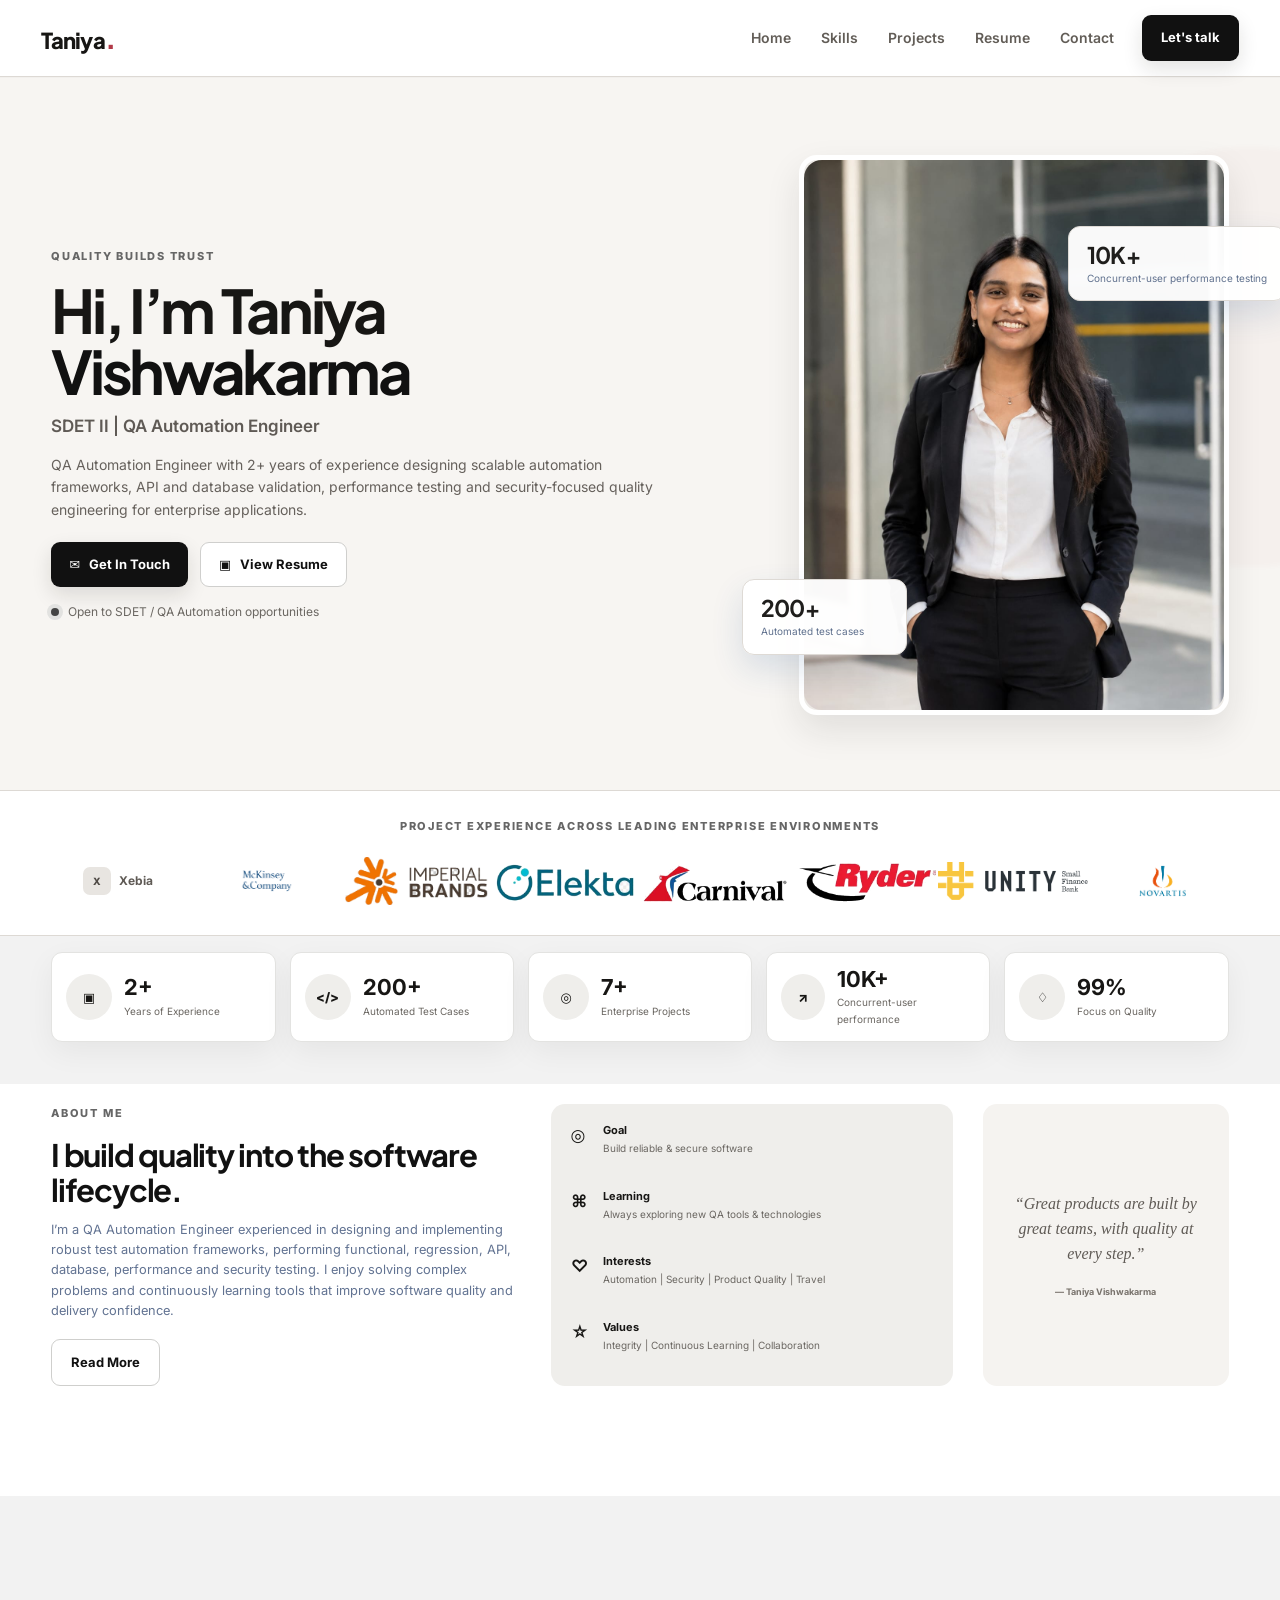
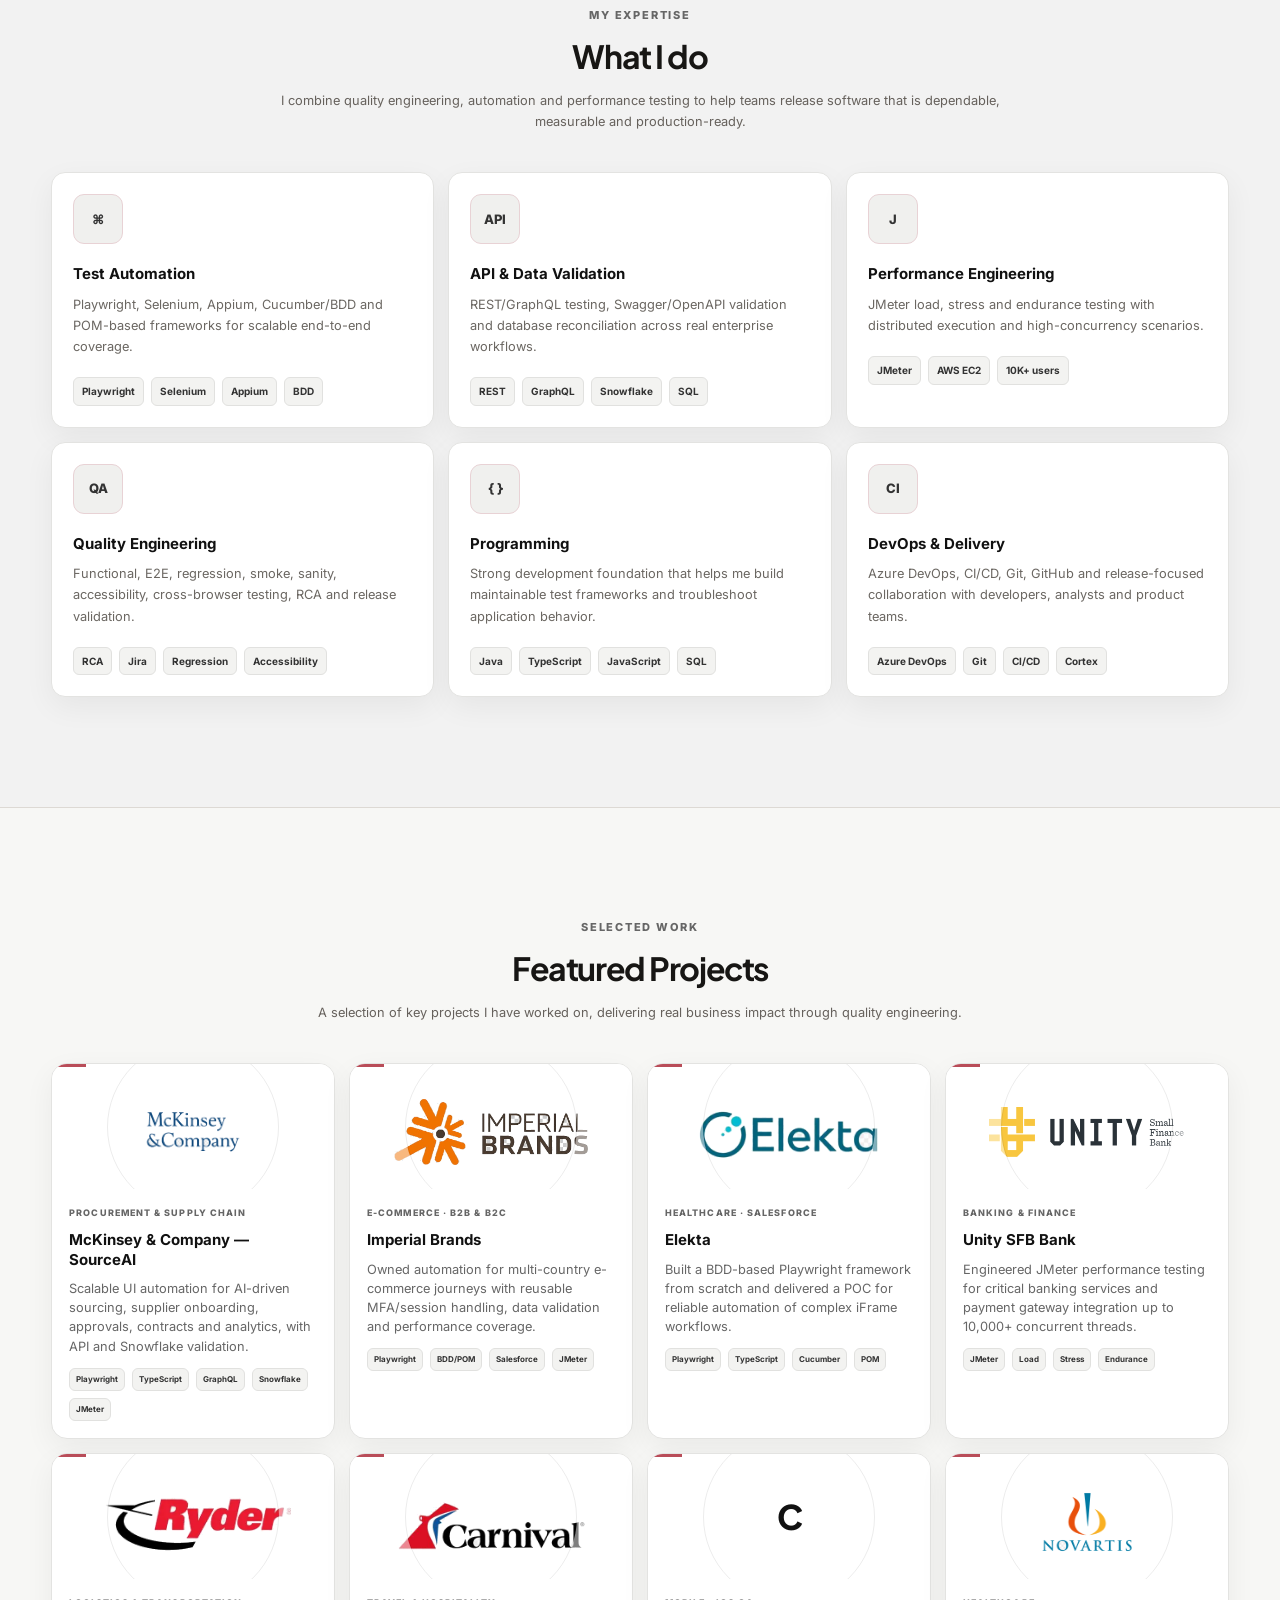
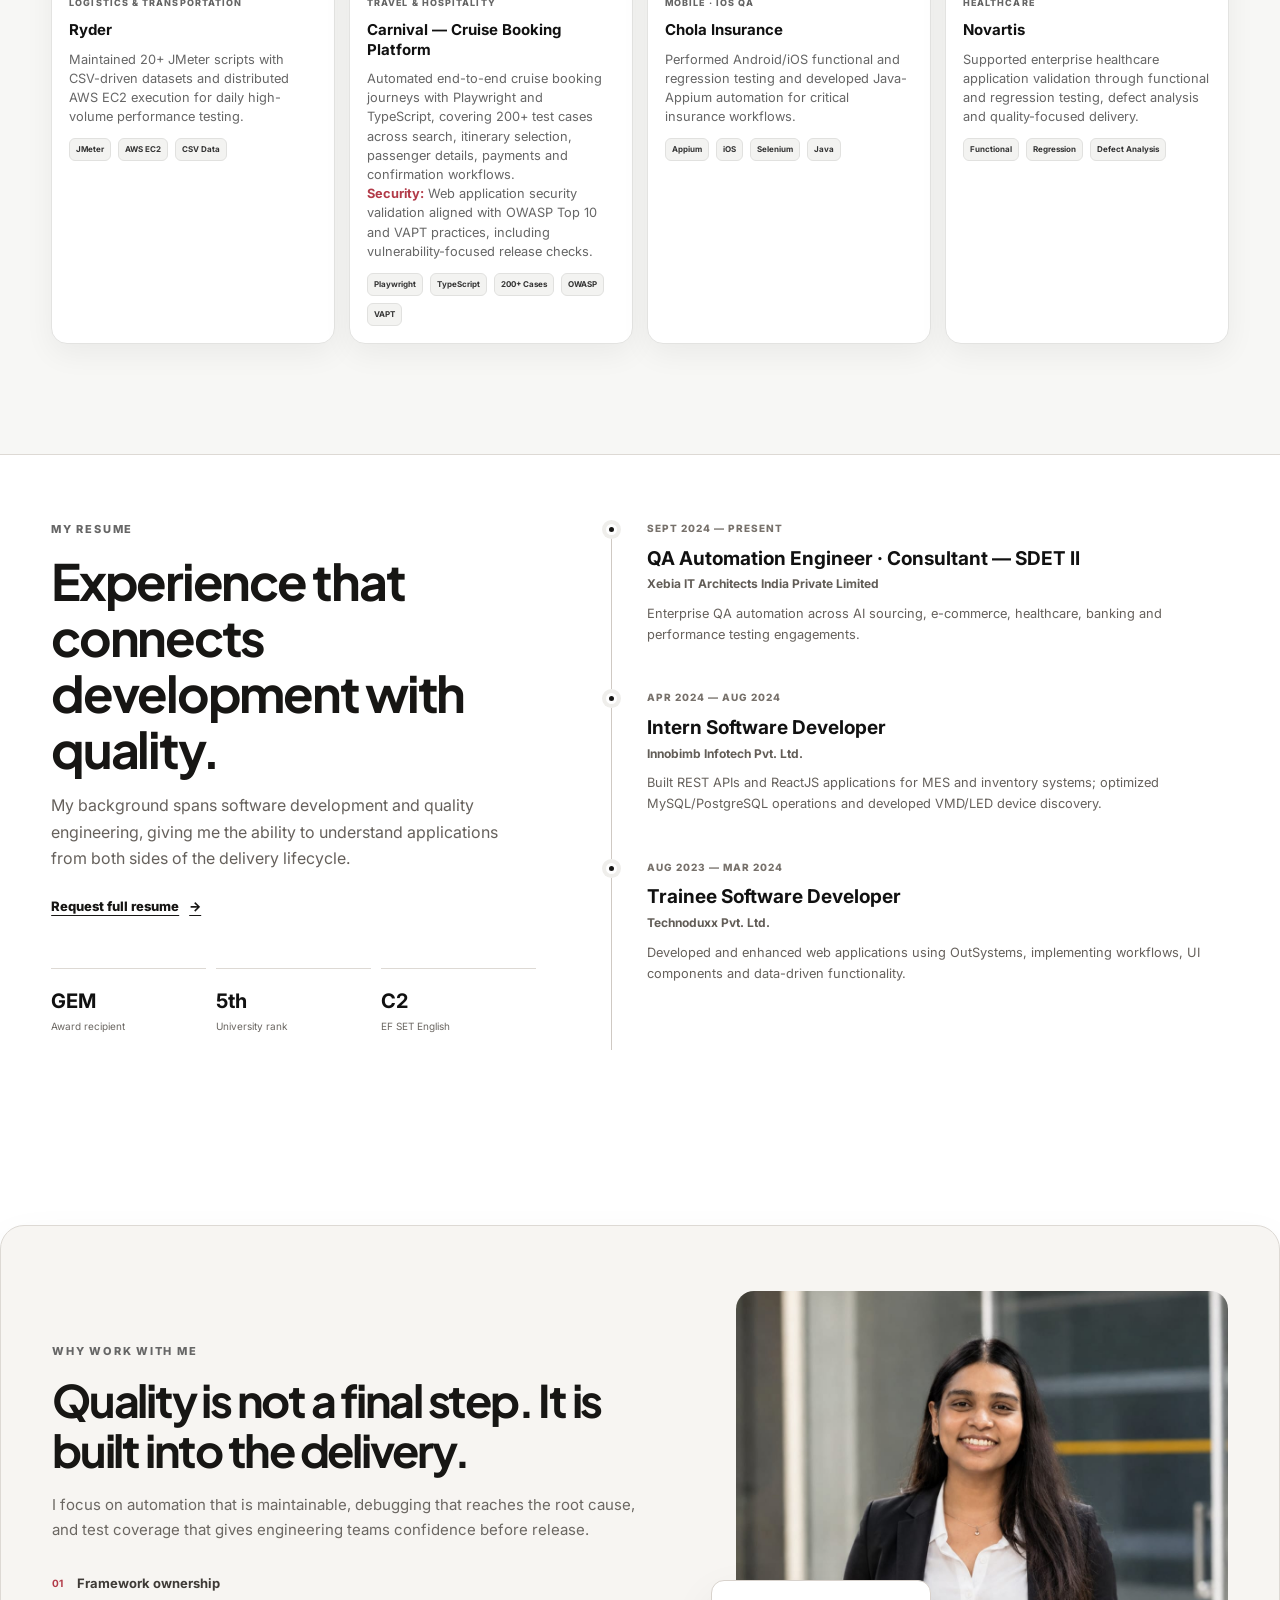
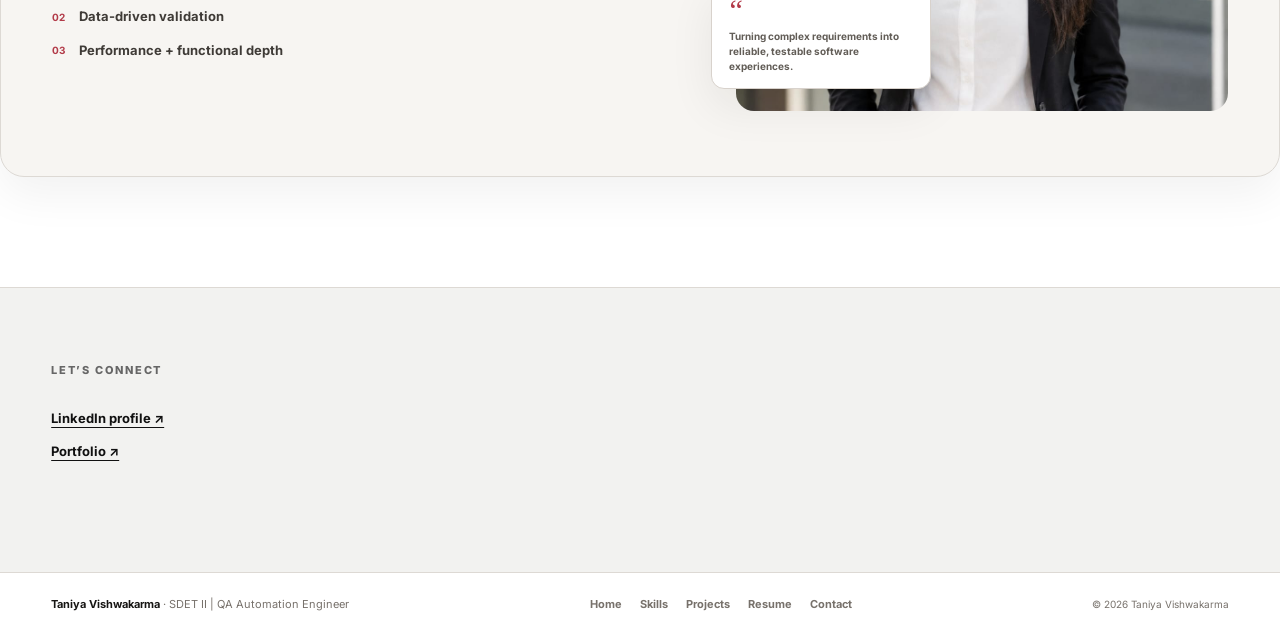
<file: index.html>
<!DOCTYPE html>
<html lang="en">
<head>
  <meta charset="UTF-8" />
  <meta name="viewport" content="width=device-width, initial-scale=1.0" />
  <meta name="description" content="Taniya Vishwakarma — SDET II, QA Automation Engineer, Playwright and Performance Testing specialist." />
  <title>Taniya Vishwakarma | SDET II Portfolio</title>
  <link rel="icon" href="assets/favicon.png" />
  <link rel="stylesheet" href="styles.css" />
  <link rel="preconnect" href="https://fonts.googleapis.com">
  <link rel="preconnect" href="https://fonts.gstatic.com" crossorigin>
  <link href="https://fonts.googleapis.com/css2?family=Inter:wght@400;500;600;700;800&family=Plus+Jakarta+Sans:wght@600;700;800&display=swap" rel="stylesheet">
  <script defer src="script.js"></script>
</head>
<body>
  <!-- Navigation: intentionally follows the clean Material Tailwind template structure -->
  <header class="site-header">
    <nav class="navbar container">
      <a class="brand" href="#home" aria-label="Taniya Vishwakarma home">Taniya<span>.</span></a>
      <button class="menu-toggle" aria-label="Open navigation" aria-expanded="false">
        <span></span><span></span><span></span>
      </button>
      <div class="nav-links" id="navLinks">
        <a href="#home">Home</a>
        <a href="#skills">Skills</a>
        <a href="#projects">Projects</a>
        <a href="#resume">Resume</a>
        <a href="#contact">Contact</a>
      </div>
      <a class="nav-cta" href="mailto:taniyavishwakarma8844@mail.com?subject=Opportunity%20for%20Taniya%20Vishwakarma">Let's talk</a>
    </nav>
  </header>

  <main>
    <!-- HERO -->
    <section class="hero section" id="home">
  <div class="container hero-grid">
    <div class="hero-copy">
      <div class="eyebrow">QUALITY BUILDS TRUST</div>
      <h1>Hi, I’m Taniya<br><span>Vishwakarma</span></h1>
      <div class="hero-role">SDET II | QA Automation Engineer</div>
      <p class="lead">
        QA Automation Engineer with 2+ years of experience designing scalable automation
        frameworks, API and database validation, performance testing and security-focused
        quality engineering for enterprise applications.
      </p>
      <div class="hero-actions">
        <a class="btn btn-dark" href="mailto:taniyavishwakarma8844@mail.com">✉ &nbsp; Get In Touch</a>
        <a class="btn btn-light" href="#resume">▣ &nbsp; View Resume</a>
      </div>
      <div class="hero-note"><span class="status-dot"></span> Open to SDET / QA Automation opportunities</div>
    </div>

    <div class="hero-photo-wrap">
      <div class="image-frame">
        <img src="assets/profile.jpg" alt="Professional portrait of Taniya Vishwakarma" />
        <div class="image-stat image-stat-top">
          <strong>10K+</strong>
          <span>Concurrent-user performance testing</span>
        </div>
        <div class="image-stat image-stat-bottom">
          <strong>200+</strong>
          <span>Automated test cases</span>
        </div>
      </div>
    </div>
  </div>
</section>

<section class="logo-strip section-tight" aria-label="Companies and project environments">
      <div class="container">
        <p class="strip-label">PROJECT EXPERIENCE ACROSS LEADING ENTERPRISE ENVIRONMENTS</p>
        <div class="logo-row">
          <div class="company-logo"><span class="logo-mark">X</span><b>Xebia</b></div>
          <div class="company-logo"><img src="assets/mckinsey-logo-clean.png" alt="McKinsey & Company"></div>
          <div class="company-logo"><img src="assets/imperial-brands-logo-clean.png" alt="Imperial Brands"></div>
          <div class="company-logo"><img src="assets/elekta-logo-clean.png" alt="Elekta"></div>
          <div class="company-logo"><img src="assets/carnival-logo-clean.png" alt="Carnival"></div>
          <div class="company-logo"><img src="assets/ryder-logo-clean.png" alt="Ryder"></div>
          <div class="company-logo"><img src="assets/unity-sfb-logo-clean.png" alt="Unity Small Finance Bank"></div>
          <div class="company-logo"><img src="assets/novartis-logo-clean.png" alt="Novartis"></div>
        </div>
      </div>
    </section>

<section class="stats section-tight">
  <div class="container stats-grid">
    <div class="stat-card"><div class="stat-icon">▣</div><div><strong>2+</strong><span>Years of Experience</span></div></div>
    <div class="stat-card"><div class="stat-icon">&lt;/&gt;</div><div><strong>200+</strong><span>Automated Test Cases</span></div></div>
    <div class="stat-card"><div class="stat-icon">◎</div><div><strong>7+</strong><span>Enterprise Projects</span></div></div>
    <div class="stat-card"><div class="stat-icon">↗</div><div><strong>10K+</strong><span>Concurrent-user performance</span></div></div>
    <div class="stat-card"><div class="stat-icon">♢</div><div><strong>99%</strong><span>Focus on Quality</span></div></div>
  </div>
</section>

    <!-- SKILLS / WHAT I DO -->
    <section class="section about-section" id="about">
  <div class="container about-grid">
    <div>
      <div class="eyebrow">ABOUT ME</div>
      <h2>I build quality into the software lifecycle.</h2>
      <p>
        I’m a QA Automation Engineer experienced in designing and implementing robust test
        automation frameworks, performing functional, regression, API, database, performance
        and security testing. I enjoy solving complex problems and continuously learning
        tools that improve software quality and delivery confidence.
      </p>
      <a class="btn btn-light" href="#resume">Read More</a>
    </div>
    <div class="about-points">
      <div><b>◎</b><span><strong>Goal</strong>Build reliable & secure software</span></div>
      <div><b>⌘</b><span><strong>Learning</strong>Always exploring new QA tools & technologies</span></div>
      <div><b>♡</b><span><strong>Interests</strong>Automation | Security | Product Quality | Travel</span></div>
      <div><b>☆</b><span><strong>Values</strong>Integrity | Continuous Learning | Collaboration</span></div>
    </div>
    <div class="about-quote">“Great products are built by great teams, with quality at every step.”<small>— Taniya Vishwakarma</small></div>
  </div>
</section>

<section class="section" id="skills">
      <div class="container">
        <div class="section-heading centered">
          <div class="eyebrow">MY EXPERTISE</div>
          <h2>What I do</h2>
          <p>
            I combine quality engineering, automation and performance testing to help teams
            release software that is dependable, measurable and production-ready.
          </p>
        </div>

        <div class="skill-grid">
          <article class="skill-card">
            <div class="icon-box">⌘</div>
            <h3>Test Automation</h3>
            <p>Playwright, Selenium, Appium, Cucumber/BDD and POM-based frameworks for scalable end-to-end coverage.</p>
            <div class="tag-list"><span>Playwright</span><span>Selenium</span><span>Appium</span><span>BDD</span></div>
          </article>

          <article class="skill-card">
            <div class="icon-box">API</div>
            <h3>API & Data Validation</h3>
            <p>REST/GraphQL testing, Swagger/OpenAPI validation and database reconciliation across real enterprise workflows.</p>
            <div class="tag-list"><span>REST</span><span>GraphQL</span><span>Snowflake</span><span>SQL</span></div>
          </article>

          <article class="skill-card">
            <div class="icon-box">J</div>
            <h3>Performance Engineering</h3>
            <p>JMeter load, stress and endurance testing with distributed execution and high-concurrency scenarios.</p>
            <div class="tag-list"><span>JMeter</span><span>AWS EC2</span><span>10K+ users</span></div>
          </article>

          <article class="skill-card">
            <div class="icon-box">QA</div>
            <h3>Quality Engineering</h3>
            <p>Functional, E2E, regression, smoke, sanity, accessibility, cross-browser testing, RCA and release validation.</p>
            <div class="tag-list"><span>RCA</span><span>Jira</span><span>Regression</span><span>Accessibility</span></div>
          </article>

          <article class="skill-card">
            <div class="icon-box">{ }</div>
            <h3>Programming</h3>
            <p>Strong development foundation that helps me build maintainable test frameworks and troubleshoot application behavior.</p>
            <div class="tag-list"><span>Java</span><span>TypeScript</span><span>JavaScript</span><span>SQL</span></div>
          </article>

          <article class="skill-card">
            <div class="icon-box">CI</div>
            <h3>DevOps & Delivery</h3>
            <p>Azure DevOps, CI/CD, Git, GitHub and release-focused collaboration with developers, analysts and product teams.</p>
            <div class="tag-list"><span>Azure DevOps</span><span>Git</span><span>CI/CD</span><span>Cortex</span></div>
          </article>
        </div>
      </div>
    </section>

    <!-- PROJECTS -->
    <section class="section project-section" id="projects">
      <div class="container">
        <div class="section-heading centered">
          <div class="eyebrow">SELECTED WORK</div>
          <h2>Featured Projects</h2>
          <p>A selection of key projects I have worked on, delivering real business impact through quality engineering.</p>
        </div>

        <div class="project-grid">
          <article class="project-card">
            <div class="project-art logo-art"><img src="assets/mckinsey-logo-clean.png" alt="McKinsey & Company"></div>
            <div class="project-body">
              <div class="project-meta">PROCUREMENT & SUPPLY CHAIN</div>
              <h3>McKinsey & Company — SourceAI</h3>
              <p>Scalable UI automation for AI-driven sourcing, supplier onboarding, approvals, contracts and analytics, with API and Snowflake validation.</p>
              <div class="tag-list"><span>Playwright</span><span>TypeScript</span><span>GraphQL</span><span>Snowflake</span><span>JMeter</span></div>
            </div>
          </article>

          <article class="project-card">
            <div class="project-art logo-art"><img src="assets/imperial-brands-logo-clean.png" alt="Imperial Brands"></div>
            <div class="project-body">
              <div class="project-meta">E-COMMERCE · B2B & B2C</div>
              <h3>Imperial Brands</h3>
              <p>Owned automation for multi-country e-commerce journeys with reusable MFA/session handling, data validation and performance coverage.</p>
              <div class="tag-list"><span>Playwright</span><span>BDD/POM</span><span>Salesforce</span><span>JMeter</span></div>
            </div>
          </article>

          <article class="project-card">
            <div class="project-art logo-art"><img src="assets/elekta-logo-clean.png" alt="Elekta"></div>
            <div class="project-body">
              <div class="project-meta">HEALTHCARE · SALESFORCE</div>
              <h3>Elekta</h3>
              <p>Built a BDD-based Playwright framework from scratch and delivered a POC for reliable automation of complex iFrame workflows.</p>
              <div class="tag-list"><span>Playwright</span><span>TypeScript</span><span>Cucumber</span><span>POM</span></div>
            </div>
          </article>

          <article class="project-card">
            <div class="project-art logo-art"><img src="assets/unity-sfb-logo-clean.png" alt="Unity Small Finance Bank"></div>
            <div class="project-body">
              <div class="project-meta">BANKING & FINANCE</div>
              <h3>Unity SFB Bank</h3>
              <p>Engineered JMeter performance testing for critical banking services and payment gateway integration up to 10,000+ concurrent threads.</p>
              <div class="tag-list"><span>JMeter</span><span>Load</span><span>Stress</span><span>Endurance</span></div>
            </div>
          </article>

          <article class="project-card">
            <div class="project-art logo-art"><img src="assets/ryder-logo-clean.png" alt="Ryder"></div>
            <div class="project-body">
              <div class="project-meta">LOGISTICS & TRANSPORTATION</div>
              <h3>Ryder</h3>
              <p>Maintained 20+ JMeter scripts with CSV-driven datasets and distributed AWS EC2 execution for daily high-volume performance testing.</p>
              <div class="tag-list"><span>JMeter</span><span>AWS EC2</span><span>CSV Data</span></div>
            </div>
          </article>

          <article class="project-card">
            <div class="project-art logo-art"><img src="assets/carnival-logo-clean.png" alt="Carnival"></div>
            <div class="project-body">
              <div class="project-meta">TRAVEL & HOSPITALITY</div>
              <h3>Carnival — Cruise Booking Platform</h3>
              <p>Automated end-to-end cruise booking journeys with Playwright and TypeScript, covering 200+ test cases across search, itinerary selection, passenger details, payments and confirmation workflows.</p>
              <p class="project-detail"><b>Security:</b> Web application security validation aligned with OWASP Top 10 and VAPT practices, including vulnerability-focused release checks.</p>
              <div class="tag-list"><span>Playwright</span><span>TypeScript</span><span>200+ Cases</span><span>OWASP</span><span>VAPT</span></div>
            </div>
          </article>

          <article class="project-card">
            <div class="project-art art-chola"><span>C</span></div>
            <div class="project-body">
              <div class="project-meta">MOBILE · IOS QA</div>
              <h3>Chola Insurance</h3>
              <p>Performed Android/iOS functional and regression testing and developed Java-Appium automation for critical insurance workflows.</p>
              <div class="tag-list"><span>Appium</span><span>iOS</span><span>Selenium</span><span>Java</span></div>
            </div>
          </article>

          <article class="project-card">
            <div class="project-art logo-art"><img src="assets/novartis-logo-clean.png" alt="Novartis"></div>
            <div class="project-body">
              <div class="project-meta">HEALTHCARE</div>
              <h3>Novartis</h3>
              <p>Supported enterprise healthcare application validation through functional and regression testing, defect analysis and quality-focused delivery.</p>
              <div class="tag-list"><span>Functional</span><span>Regression</span><span>Defect Analysis</span></div>
            </div>
          </article>
        </div>
      </div>
    </section>

    <!-- RESUME -->
    <section class="section resume-section" id="resume">
      <div class="container resume-grid">
        <div class="resume-intro">
          <div class="eyebrow">MY RESUME</div>
          <h2>Experience that connects development with quality.</h2>
          <p>
            My background spans software development and quality engineering, giving me the ability
            to understand applications from both sides of the delivery lifecycle.
          </p>
          <a class="text-link" href="mailto:taniyavishwakarma8844@mail.com?subject=Request%20for%20Resume">Request full resume <span>→</span></a>

          <div class="resume-highlights">
            <div><strong>GEM</strong><span>Award recipient</span></div>
            <div><strong>5th</strong><span>University rank</span></div>
            <div><strong>C2</strong><span>EF SET English</span></div>
          </div>
        </div>

        <div class="timeline">
          <div class="timeline-item">
            <span class="timeline-dot"></span>
            <div class="timeline-date">SEPT 2024 — PRESENT</div>
            <h3>QA Automation Engineer · Consultant — SDET II</h3>
            <h4>Xebia IT Architects India Private Limited</h4>
            <p>Enterprise QA automation across AI sourcing, e-commerce, healthcare, banking and performance testing engagements.</p>
          </div>

          <div class="timeline-item">
            <span class="timeline-dot"></span>
            <div class="timeline-date">APR 2024 — AUG 2024</div>
            <h3>Intern Software Developer</h3>
            <h4>Innobimb Infotech Pvt. Ltd.</h4>
            <p>Built REST APIs and ReactJS applications for MES and inventory systems; optimized MySQL/PostgreSQL operations and developed VMD/LED device discovery.</p>
          </div>

          <div class="timeline-item">
            <span class="timeline-dot"></span>
            <div class="timeline-date">AUG 2023 — MAR 2024</div>
            <h3>Trainee Software Developer</h3>
            <h4>Technoduxx Pvt. Ltd.</h4>
            <p>Developed and enhanced web applications using OutSystems, implementing workflows, UI components and data-driven functionality.</p>
          </div>
        </div>
      </div>
    </section>



    <!-- TESTIMONIAL / PROFESSIONAL VALUE -->
    <section class="section testimonial-section">
      <div class="container testimonial-card">
        <div class="testimonial-copy">
          <div class="eyebrow">WHY WORK WITH ME</div>
          <h2>Quality is not a final step. It is built into the delivery.</h2>
          <p>
            I focus on automation that is maintainable, debugging that reaches the root cause,
            and test coverage that gives engineering teams confidence before release.
          </p>
          <div class="value-points">
            <div><b>01</b><span>Framework ownership</span></div>
            <div><b>02</b><span>Data-driven validation</span></div>
            <div><b>03</b><span>Performance + functional depth</span></div>
          </div>
        </div>
        <div class="testimonial-visual">
          <img src="assets/profile.jpg" alt="Taniya Vishwakarma" />
          <div class="quote-card">
            <span>“</span>
            <p>Turning complex requirements into reliable, testable software experiences.</p>
          </div>
        </div>
      </div>
    </section>

    <!-- CONTACT -->
    <section class="section contact-section" id="contact">
  <div class="container contact-grid connect-grid">
    <div class="connect-copy">
      <div class="eyebrow">LET’S CONNECT</div>
      <!-- <h2>Have a role, project or opportunity in mind?</h2>
      <p>
        Send me the details and I’ll receive your message directly. If you would like to meet,
        choose a preferred date and time in the form.
      </p> -->

      <div class="contact-details">
        <a href="https://www.linkedin.com/in/taniya-vishwakarma-7252a7203/" target="_blank" rel="noopener">LinkedIn profile ↗</a>
        <a href="https://taniyav.in/" target="_blank" rel="noopener">Portfolio ↗</a>
      </div>

      <!-- <div class="schedule-note">
        <span class="schedule-icon">◷</span>
        <div>
          <strong>Schedule a conversation</strong>
          <span>Pick a preferred date and time below. Your request will arrive with your message.</span>
        </div>
      </div> -->
    </div>

    <div class="contact-right">
      <!-- <form class="contact-form contact-form-long" id="contactForm"
            method="POST">
        <input type="hidden" name="_subject" value="New Portfolio Contact — Taniya Vishwakarma">
        <input type="hidden" name="_captcha" value="false">
        <input type="hidden" name="_template" value="table">

        <label>
          Your name
          <input type="text" name="name" placeholder="Enter your full name" autocomplete="name" required>
        </label>

        <label>
          Your email
          <input type="email" name="email" placeholder="Enter your email address" autocomplete="email" required>
        </label>

        <label>
          What would you like to discuss?
          <select name="discussion" required>
            <option value="" selected disabled>Select an option</option>
            <option>SDET / QA Automation opportunity</option>
            <option>Playwright automation</option>
            <option>API / Database testing</option>
            <option>Performance testing</option>
            <option>Security testing</option>
            <option>Project collaboration</option>
            <option>Other</option>
          </select>
        </label>

        <div class="meeting-picker">
          <div class="meeting-picker-head">
            <div>
              <div class="eyebrow">OPTIONAL</div>
              <h3>Schedule a meeting</h3>
            </div>
            <span class="ist-badge">IST</span>
          </div>

          <div class="meeting-fields">
            <label>
              Select date
              <select name="preferred_date">
                <option value="">No meeting requested</option>
              <option value="2026-09-11">Friday, 11 September 2026</option>
              <option value="2026-09-12">Saturday, 12 September 2026</option>
              <option value="2026-09-13">Sunday, 13 September 2026</option>
              <option value="2026-09-14">Monday, 14 September 2026</option>
              <option value="2026-09-15">Tuesday, 15 September 2026</option>
              <option value="2026-09-16">Wednesday, 16 September 2026</option>
              <option value="2026-09-17">Thursday, 17 September 2026</option>
              <option value="2026-09-18">Friday, 18 September 2026</option>
              <option value="2026-09-19">Saturday, 19 September 2026</option>
              <option value="2026-09-20">Sunday, 20 September 2026</option>
              <option value="2026-09-21">Monday, 21 September 2026</option>
              <option value="2026-09-22">Tuesday, 22 September 2026</option>
              <option value="2026-09-23">Wednesday, 23 September 2026</option>
              <option value="2026-09-24">Thursday, 24 September 2026</option>
              <option value="2026-09-25">Friday, 25 September 2026</option>
              <option value="2026-09-26">Saturday, 26 September 2026</option>
              <option value="2026-09-27">Sunday, 27 September 2026</option>
              <option value="2026-09-28">Monday, 28 September 2026</option>
              <option value="2026-09-29">Tuesday, 29 September 2026</option>
              <option value="2026-09-30">Wednesday, 30 September 2026</option>
              <option value="2026-10-01">Thursday, 01 October 2026</option>
              <option value="2026-10-02">Friday, 02 October 2026</option>
              <option value="2026-10-03">Saturday, 03 October 2026</option>
              <option value="2026-10-04">Sunday, 04 October 2026</option>
              <option value="2026-10-05">Monday, 05 October 2026</option>
              <option value="2026-10-06">Tuesday, 06 October 2026</option>
              <option value="2026-10-07">Wednesday, 07 October 2026</option>
              <option value="2026-10-08">Thursday, 08 October 2026</option>
              <option value="2026-10-09">Friday, 09 October 2026</option>
              <option value="2026-10-10">Saturday, 10 October 2026</option>
              </select>
            </label>

            <label>
              Select time
              <select name="preferred_time">
                <option value="">Select a time</option>
              <option value="09:00">9:00 AM IST</option>
              <option value="09:30">9:30 AM IST</option>
              <option value="10:00">10:00 AM IST</option>
              <option value="10:30">10:30 AM IST</option>
              <option value="11:00">11:00 AM IST</option>
              <option value="11:30">11:30 AM IST</option>
              <option value="12:00">12:00 PM IST</option>
              <option value="12:30">12:30 PM IST</option>
              <option value="13:00">1:00 PM IST</option>
              <option value="13:30">1:30 PM IST</option>
              <option value="14:00">2:00 PM IST</option>
              <option value="14:30">2:30 PM IST</option>
              <option value="15:00">3:00 PM IST</option>
              <option value="15:30">3:30 PM IST</option>
              <option value="16:00">4:00 PM IST</option>
              <option value="16:30">4:30 PM IST</option>
              <option value="17:00">5:00 PM IST</option>
              <option value="17:30">5:30 PM IST</option>
              <option value="18:00">6:00 PM IST</option>
              <option value="18:30">6:30 PM IST</option>
              </select>
            </label>
          </div>
        </div>

        <label>
          Your message
          <textarea name="message" rows="9" placeholder="Write your message, project details, role, requirements, or anything you'd like to discuss..." required></textarea>
        </label>

        <button class="btn btn-dark contact-submit" type="submit">Send message <span>→</span></button>
        <div id="formStatus" class="form-status" role="status" aria-live="polite"></div>
        <small>Enter your email so I can reply. Your message and any selected meeting preference will be included in the email I receive.</small>
      </form> -->
    </div>
  </div>
</section>
  </main>

  <footer class="footer">
    <div class="container footer-row">
      <div><b>Taniya Vishwakarma</b><span> · SDET II | QA Automation Engineer</span></div>
      <div class="footer-links">
        <a href="#home">Home</a>
        <a href="#skills">Skills</a>
        <a href="#projects">Projects</a>
        <a href="#resume">Resume</a>
        <a href="#contact">Contact</a>
      </div>
      <div class="copyright">© <span id="year"></span> Taniya Vishwakarma</div>
    </div>
  </footer>
</body>
</html>
</file>
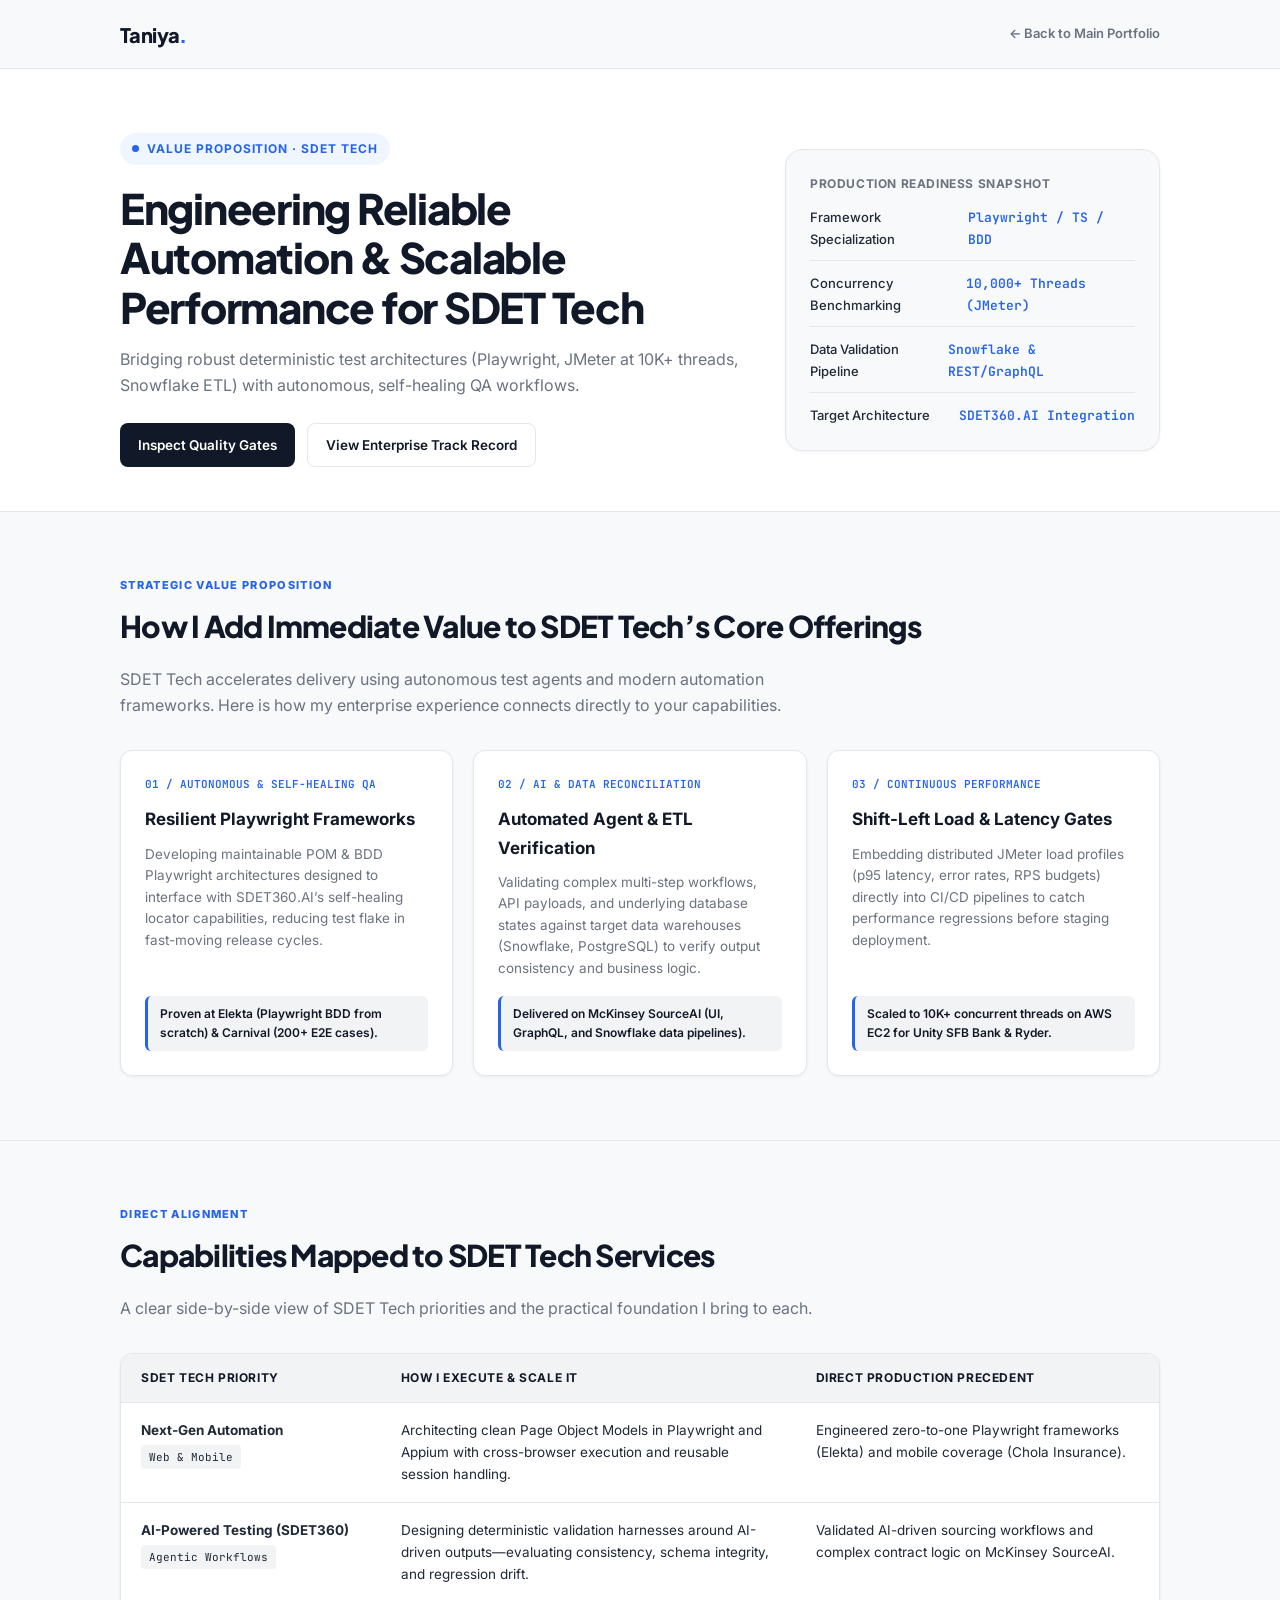
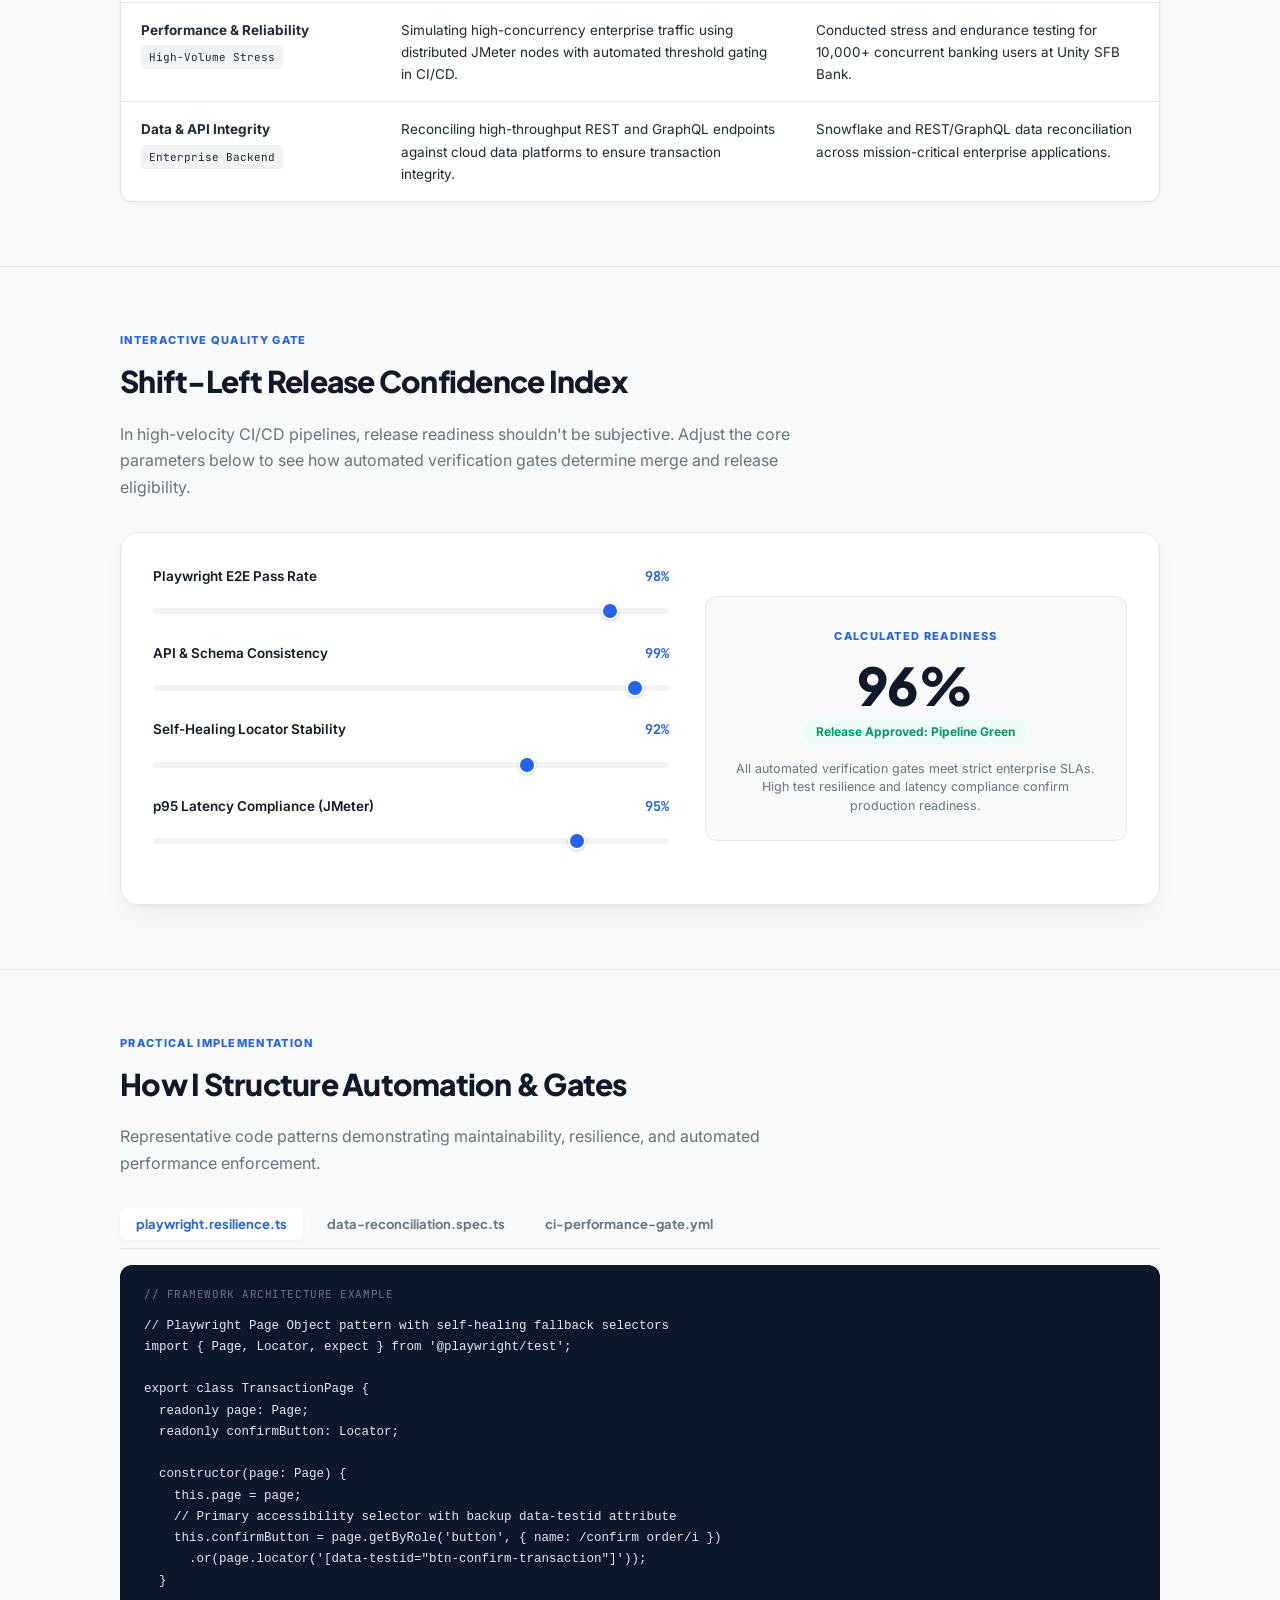
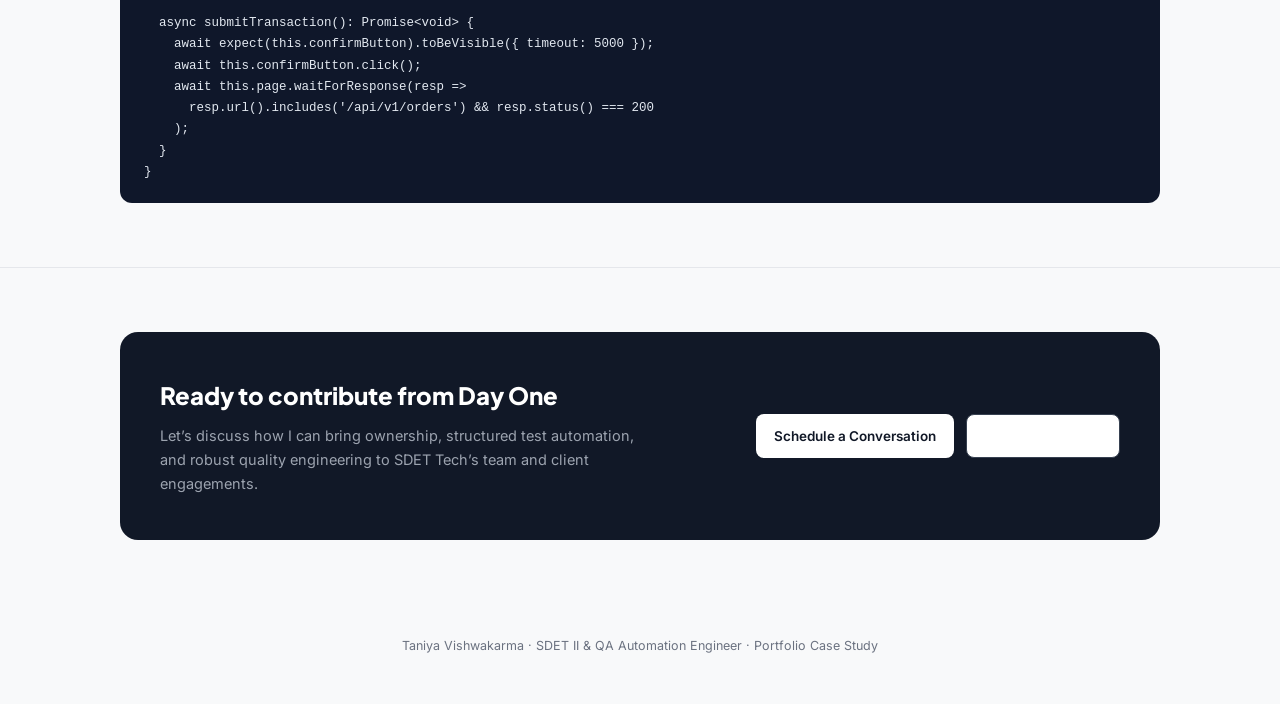
<file: next.html>
<!DOCTYPE html>
<html lang="en">
<head>
  <meta charset="UTF-8" />
  <meta name="viewport" content="width=device-width, initial-scale=1.0" />
  <meta name="robots" content="noindex, nofollow" />
  <meta name="description" content="Taniya Vishwakarma — Strategic SDET II & Quality Engineering Proposal for SDET Tech" />
  <title>Taniya Vishwakarma × SDET Tech | Quality Engineering Value Proposition</title>
  <link rel="icon" href="assets/favicon.png" />
  <link rel="preconnect" href="https://fonts.googleapis.com">
  <link rel="preconnect" href="https://fonts.gstatic.com" crossorigin>
  <link href="https://fonts.googleapis.com/css2?family=Inter:wght@400;500;600;700;800&family=Plus+Jakarta+Sans:wght@600;700;800&family=JetBrains+Mono:wght@400;500;600&display=swap" rel="stylesheet">
  
  <style>
    :root {
      --bg: #F8F9FA;
      --surface: #FFFFFF;
      --surface-subtle: #F1F3F5;
      --border: #E5E7EB;
      --border-focus: #111827;
      --text: #1F2937;
      --heading: #111827;
      --muted: #6B7280;
      --brand: #2563EB;
      --brand-soft: #EFF6FF;
      --brand-dark: #1E40AF;
      --accent: #059669;
      --accent-soft: #ECFDF5;
      --radius: 12px;
      --radius-lg: 18px;
      --max: 1040px;
      --shadow-sm: 0 1px 3px rgba(0,0,0,0.06);
      --shadow-md: 0 10px 25px -5px rgba(0,0,0,0.05), 0 8px 10px -6px rgba(0,0,0,0.03);
    }

    * { box-sizing: border-box; margin: 0; padding: 0; }
    html { scroll-behavior: smooth; }
    body {
      background: var(--bg);
      color: var(--text);
      font-family: 'Inter', system-ui, -apple-system, sans-serif;
      line-height: 1.65;
      -webkit-font-smoothing: antialiased;
    }

    a { text-decoration: none; color: inherit; }
    .container { width: min(calc(100% - 40px), var(--max)); margin: 0 auto; }

    /* Header */
    .site-header {
      position: sticky;
      top: 0;
      z-index: 50;
      background: rgba(248, 249, 250, 0.92);
      backdrop-filter: blur(12px);
      border-bottom: 1px solid var(--border);
    }
    .navbar {
      height: 68px;
      display: flex;
      align-items: center;
      justify-content: space-between;
    }
    .brand {
      font-family: 'Plus Jakarta Sans', sans-serif;
      font-weight: 800;
      font-size: 20px;
      letter-spacing: -0.03em;
      color: var(--heading);
    }
    .brand span { color: var(--brand); }
    .back-link {
      font-size: 13px;
      font-weight: 600;
      color: var(--muted);
      display: inline-flex;
      align-items: center;
      gap: 6px;
      transition: color 0.15s ease;
    }
    .back-link:hover { color: var(--heading); }

    /* Hero Section */
    .hero {
      padding: 64px 0 44px;
      border-bottom: 1px solid var(--border);
      background: var(--surface);
    }
    .hero-grid {
      display: grid;
      grid-template-columns: 1.25fr 0.75fr;
      gap: 40px;
      align-items: center;
    }
    .badge {
      display: inline-flex;
      align-items: center;
      gap: 8px;
      font-size: 12px;
      font-weight: 700;
      text-transform: uppercase;
      letter-spacing: 0.08em;
      color: var(--brand);
      background: var(--brand-soft);
      padding: 6px 12px;
      border-radius: 99px;
      margin-bottom: 18px;
    }
    .badge-dot {
      width: 7px;
      height: 7px;
      border-radius: 50%;
      background: var(--brand);
    }
    h1.hero-title {
      font-family: 'Plus Jakarta Sans', sans-serif;
      font-size: clamp(30px, 4vw, 42px);
      font-weight: 800;
      color: var(--heading);
      line-height: 1.18;
      letter-spacing: -0.03em;
      margin-bottom: 16px;
    }
    .hero-sub {
      font-size: 16px;
      color: var(--muted);
      line-height: 1.6;
      margin-bottom: 24px;
    }
    .hero-actions {
      display: flex;
      flex-wrap: wrap;
      gap: 12px;
    }
    .btn {
      display: inline-flex;
      align-items: center;
      gap: 8px;
      padding: 10px 18px;
      border-radius: 8px;
      font-size: 13.5px;
      font-weight: 600;
      cursor: pointer;
      transition: all 0.2s ease;
    }
    .btn-dark {
      background: var(--heading);
      color: #fff;
    }
    .btn-dark:hover { background: #000; transform: translateY(-1px); }
    .btn-outline {
      border: 1px solid var(--border);
      background: var(--surface);
      color: var(--heading);
    }
    .btn-outline:hover { border-color: var(--heading); }

    .hero-card {
      background: var(--bg);
      border: 1px solid var(--border);
      border-radius: var(--radius-lg);
      padding: 24px;
      box-shadow: var(--shadow-sm);
    }
    .hero-card-title {
      font-size: 12px;
      font-weight: 700;
      text-transform: uppercase;
      letter-spacing: 0.05em;
      color: var(--muted);
      margin-bottom: 14px;
    }
    .metric-list {
      display: flex;
      flex-direction: column;
      gap: 12px;
    }
    .metric-item {
      display: flex;
      justify-content: space-between;
      align-items: center;
      padding-bottom: 10px;
      border-bottom: 1px solid var(--border);
    }
    .metric-item:last-child { border-bottom: none; padding-bottom: 0; }
    .metric-label { font-size: 13px; font-weight: 500; color: var(--text); }
    .metric-val {
      font-family: 'JetBrains Mono', monospace;
      font-size: 13px;
      font-weight: 600;
      color: var(--brand);
    }

    /* Section Styling */
    .section { padding: 64px 0; }
    .section-tight { padding: 36px 0; }
    .section-divider { border-bottom: 1px solid var(--border); }
    .eyebrow {
      font-size: 11px;
      font-weight: 800;
      letter-spacing: 0.12em;
      text-transform: uppercase;
      color: var(--brand);
      margin-bottom: 8px;
    }
    h2.section-heading {
      font-family: 'Plus Jakarta Sans', sans-serif;
      font-size: clamp(24px, 3vw, 30px);
      font-weight: 800;
      color: var(--heading);
      letter-spacing: -0.025em;
      margin-bottom: 14px;
    }
    .section-lead {
      font-size: 16px;
      color: var(--muted);
      max-width: 72ch;
      margin-bottom: 32px;
    }

    /* Value Pillars Grid */
    .pillar-grid {
      display: grid;
      grid-template-columns: repeat(3, 1fr);
      gap: 20px;
    }
    .pillar-card {
      background: var(--surface);
      border: 1px solid var(--border);
      border-radius: var(--radius);
      padding: 24px;
      box-shadow: var(--shadow-sm);
      display: flex;
      flex-direction: column;
      justify-content: space-between;
    }
    .pillar-tag {
      font-family: 'JetBrains Mono', monospace;
      font-size: 11px;
      font-weight: 600;
      color: var(--brand);
      margin-bottom: 12px;
    }
    .pillar-card h3 {
      font-size: 17px;
      font-weight: 700;
      color: var(--heading);
      margin-bottom: 10px;
    }
    .pillar-card p {
      font-size: 13.5px;
      color: var(--muted);
      line-height: 1.6;
      margin-bottom: 16px;
    }
    .pillar-proof {
      font-size: 12px;
      color: var(--heading);
      font-weight: 600;
      background: var(--surface-subtle);
      padding: 8px 12px;
      border-radius: 6px;
      border-left: 3px solid var(--brand);
    }

    /* Matrix Table (Alignment) */
    .matrix-card {
      background: var(--surface);
      border: 1px solid var(--border);
      border-radius: var(--radius);
      overflow: hidden;
      box-shadow: var(--shadow-sm);
    }
    .matrix-table {
      width: 100%;
      border-collapse: collapse;
      text-align: left;
      font-size: 13.5px;
    }
    .matrix-table th {
      background: var(--surface-subtle);
      padding: 14px 20px;
      font-weight: 700;
      color: var(--heading);
      font-size: 12px;
      text-transform: uppercase;
      letter-spacing: 0.05em;
      border-bottom: 1px solid var(--border);
    }
    .matrix-table td {
      padding: 16px 20px;
      border-bottom: 1px solid var(--border);
      vertical-align: top;
    }
    .matrix-table tr:last-child td { border-bottom: none; }
    .matrix-table tr:hover td { background: #FCFCFD; }
    .matrix-tag {
      display: inline-block;
      font-family: 'JetBrains Mono', monospace;
      font-size: 11px;
      background: var(--surface-subtle);
      padding: 3px 8px;
      border-radius: 4px;
      margin-top: 4px;
    }

    /* Interactive Pipeline Simulator */
    .sim-container {
      background: var(--surface);
      border: 1px solid var(--border);
      border-radius: var(--radius-lg);
      padding: 32px;
      box-shadow: var(--shadow-md);
      display: grid;
      grid-template-columns: 1.1fr 0.9fr;
      gap: 36px;
      align-items: center;
    }
    .control-group {
      margin-bottom: 20px;
    }
    .control-label {
      display: flex;
      justify-content: space-between;
      font-size: 13.5px;
      font-weight: 600;
      color: var(--heading);
      margin-bottom: 8px;
    }
    .control-val {
      font-family: 'JetBrains Mono', monospace;
      font-weight: 700;
      color: var(--brand);
    }
    input[type=range] {
      -webkit-appearance: none;
      width: 100%;
      height: 6px;
      background: var(--surface-subtle);
      border-radius: 4px;
      outline: none;
    }
    input[type=range]::-webkit-slider-thumb {
      -webkit-appearance: none;
      width: 18px;
      height: 18px;
      border-radius: 50%;
      background: var(--brand);
      cursor: pointer;
      border: 2px solid #fff;
      box-shadow: 0 1px 3px rgba(0,0,0,0.2);
    }
    .sim-output {
      background: var(--bg);
      border: 1px solid var(--border);
      border-radius: var(--radius);
      padding: 24px;
      text-align: center;
    }
    .sim-score-ring {
      font-family: 'Plus Jakarta Sans', sans-serif;
      font-size: 52px;
      font-weight: 800;
      color: var(--heading);
      line-height: 1;
      margin: 12px 0 6px;
    }
    .sim-badge {
      display: inline-block;
      font-size: 12px;
      font-weight: 700;
      padding: 4px 12px;
      border-radius: 99px;
      background: var(--accent-soft);
      color: var(--accent);
      margin-bottom: 14px;
    }
    .sim-desc {
      font-size: 12.5px;
      color: var(--muted);
      line-height: 1.5;
    }

    /* Tabs & Implementation Code */
    .tab-bar {
      display: flex;
      gap: 8px;
      margin-bottom: 16px;
      border-bottom: 1px solid var(--border);
      padding-bottom: 8px;
    }
    .tab-btn {
      font-family: 'Plus Jakarta Sans', sans-serif;
      font-size: 13px;
      font-weight: 700;
      padding: 8px 16px;
      border-radius: 6px;
      border: none;
      background: transparent;
      color: var(--muted);
      cursor: pointer;
      transition: all 0.15s ease;
    }
    .tab-btn.active {
      background: var(--surface);
      color: var(--brand);
      box-shadow: var(--shadow-sm);
    }
    .code-panel {
      background: #0F172A;
      color: #E2E8F0;
      border-radius: var(--radius);
      padding: 20px 24px;
      overflow-x: auto;
      font-family: 'JetBrains Mono', monospace;
      font-size: 12.5px;
      line-height: 1.7;
    }
    .code-panel pre { display: none; margin: 0; }
    .code-panel pre.active { display: block; }
    .code-header {
      font-size: 11px;
      color: #64748B;
      margin-bottom: 12px;
      text-transform: uppercase;
      letter-spacing: 0.05em;
    }

    /* Footer Banner */
    .cta-banner {
      background: var(--heading);
      color: #fff;
      border-radius: var(--radius-lg);
      padding: 44px 40px;
      display: flex;
      justify-content: space-between;
      align-items: center;
      gap: 32px;
    }
    .cta-copy h2 {
      font-family: 'Plus Jakarta Sans', sans-serif;
      font-size: 24px;
      font-weight: 800;
      margin-bottom: 8px;
    }
    .cta-copy p {
      font-size: 14.5px;
      color: #9CA3AF;
      max-width: 54ch;
    }
    .cta-links {
      display: flex;
      gap: 12px;
      flex-shrink: 0;
    }
    .btn-light {
      background: #fff;
      color: var(--heading);
    }
    .btn-light:hover { background: #F3F4F6; }

    footer.site-footer {
      padding: 32px 0 48px;
      font-size: 12.5px;
      color: var(--muted);
      text-align: center;
    }

    @media (max-width: 820px) {
      .hero-grid, .sim-container, .cta-banner { grid-template-columns: 1fr; }
      .pillar-grid { grid-template-columns: 1fr; }
      .cta-banner { flex-direction: column; align-items: flex-start; }
    }
  </style>
</head>
<body>

  <!-- Navigation -->
  <header class="site-header">
    <nav class="navbar container">
      <a class="brand" href="index.html">Taniya<span>.</span></a>
      <a class="back-link" href="index.html">← Back to Main Portfolio</a>
    </nav>
  </header>

  <main>
    <!-- HERO: Clean, Crisp, & Aligned -->
    <section class="hero">
      <div class="container hero-grid">
        <div>
          <div class="badge"><span class="badge-dot"></span> Value Proposition · SDET Tech</div>
          <h1 class="hero-title">Engineering Reliable Automation & Scalable Performance for SDET Tech</h1>
          <p class="hero-sub">
            Bridging robust deterministic test architectures (Playwright, JMeter at 10K+ threads, Snowflake ETL) with autonomous, self-healing QA workflows.
          </p>
          <div class="hero-actions">
            <a class="btn btn-dark" href="#pipeline-gate">Inspect Quality Gates</a>
            <a class="btn btn-outline" href="index.html#projects">View Enterprise Track Record</a>
          </div>
        </div>

        <div class="hero-card">
          <div class="hero-card-title">Production Readiness Snapshot</div>
          <div class="metric-list">
            <div class="metric-item">
              <span class="metric-label">Framework Specialization</span>
              <span class="metric-val">Playwright / TS / BDD</span>
            </div>
            <div class="metric-item">
              <span class="metric-label">Concurrency Benchmarking</span>
              <span class="metric-val">10,000+ Threads (JMeter)</span>
            </div>
            <div class="metric-item">
              <span class="metric-label">Data Validation Pipeline</span>
              <span class="metric-val">Snowflake & REST/GraphQL</span>
            </div>
            <div class="metric-item">
              <span class="metric-label">Target Architecture</span>
              <span class="metric-val">SDET360.AI Integration</span>
            </div>
          </div>
        </div>
      </div>
    </section>

    <!-- STRATEGIC FIT: 3 Pillars -->
    <section class="section section-divider">
      <div class="container">
        <div class="eyebrow">Strategic Value Proposition</div>
        <h2 class="section-heading">How I Add Immediate Value to SDET Tech’s Core Offerings</h2>
        <p class="section-lead">
          SDET Tech accelerates delivery using autonomous test agents and modern automation frameworks. Here is how my enterprise experience connects directly to your capabilities.
        </p>

        <div class="pillar-grid">
          <div class="pillar-card">
            <div>
              <div class="pillar-tag">01 / AUTONOMOUS & SELF-HEALING QA</div>
              <h3>Resilient Playwright Frameworks</h3>
              <p>
                Developing maintainable POM & BDD Playwright architectures designed to interface with SDET360.AI’s self-healing locator capabilities, reducing test flake in fast-moving release cycles.
              </p>
            </div>
            <div class="pillar-proof">
              Proven at Elekta (Playwright BDD from scratch) & Carnival (200+ E2E cases).
            </div>
          </div>

          <div class="pillar-card">
            <div>
              <div class="pillar-tag">02 / AI & DATA RECONCILIATION</div>
              <h3>Automated Agent & ETL Verification</h3>
              <p>
                Validating complex multi-step workflows, API payloads, and underlying database states against target data warehouses (Snowflake, PostgreSQL) to verify output consistency and business logic.
              </p>
            </div>
            <div class="pillar-proof">
              Delivered on McKinsey SourceAI (UI, GraphQL, and Snowflake data pipelines).
            </div>
          </div>

          <div class="pillar-card">
            <div>
              <div class="pillar-tag">03 / CONTINUOUS PERFORMANCE</div>
              <h3>Shift-Left Load & Latency Gates</h3>
              <p>
                Embedding distributed JMeter load profiles (p95 latency, error rates, RPS budgets) directly into CI/CD pipelines to catch performance regressions before staging deployment.
              </p>
            </div>
            <div class="pillar-proof">
              Scaled to 10K+ concurrent threads on AWS EC2 for Unity SFB Bank & Ryder.
            </div>
          </div>
        </div>
      </div>
    </section>

    <!-- ALIGNMENT MATRIX: SDET Tech Need vs Taniya Vishwakarma Execution -->
    <section class="section section-divider">
      <div class="container">
        <div class="eyebrow">Direct Alignment</div>
        <h2 class="section-heading">Capabilities Mapped to SDET Tech Services</h2>
        <p class="section-lead">
          A clear side-by-side view of SDET Tech priorities and the practical foundation I bring to each.
        </p>

        <div class="matrix-card">
          <table class="matrix-table">
            <thead>
              <tr>
                <th style="width: 25%;">SDET Tech Priority</th>
                <th style="width: 40%;">How I Execute & Scale It</th>
                <th style="width: 35%;">Direct Production Precedent</th>
              </tr>
            </thead>
            <tbody>
              <tr>
                <td><strong>Next-Gen Automation</strong><br><span class="matrix-tag">Web & Mobile</span></td>
                <td>Architecting clean Page Object Models in Playwright and Appium with cross-browser execution and reusable session handling.</td>
                <td>Engineered zero-to-one Playwright frameworks (Elekta) and mobile coverage (Chola Insurance).</td>
              </tr>
              <tr>
                <td><strong>AI-Powered Testing (SDET360)</strong><br><span class="matrix-tag">Agentic Workflows</span></td>
                <td>Designing deterministic validation harnesses around AI-driven outputs—evaluating consistency, schema integrity, and regression drift.</td>
                <td>Validated AI-driven sourcing workflows and complex contract logic on McKinsey SourceAI.</td>
              </tr>
              <tr>
                <td><strong>Performance & Reliability</strong><br><span class="matrix-tag">High-Volume Stress</span></td>
                <td>Simulating high-concurrency enterprise traffic using distributed JMeter nodes with automated threshold gating in CI/CD.</td>
                <td>Conducted stress and endurance testing for 10,000+ concurrent banking users at Unity SFB Bank.</td>
              </tr>
              <tr>
                <td><strong>Data & API Integrity</strong><br><span class="matrix-tag">Enterprise Backend</span></td>
                <td>Reconciling high-throughput REST and GraphQL endpoints against cloud data platforms to ensure transaction integrity.</td>
                <td>Snowflake and REST/GraphQL data reconciliation across mission-critical enterprise applications.</td>
              </tr>
            </tbody>
          </table>
        </div>
      </div>
    </section>

    <!-- INTERACTIVE QUALITY GATE SIMULATOR -->
    <section class="section section-divider" id="pipeline-gate">
      <div class="container">
        <div class="eyebrow">Interactive Quality Gate</div>
        <h2 class="section-heading">Shift-Left Release Confidence Index</h2>
        <p class="section-lead">
          In high-velocity CI/CD pipelines, release readiness shouldn't be subjective. Adjust the core parameters below to see how automated verification gates determine merge and release eligibility.
        </p>

        <div class="sim-container">
          <div>
            <div class="control-group">
              <div class="control-label">
                <span>Playwright E2E Pass Rate</span>
                <span class="control-val" id="valPass">98%</span>
              </div>
              <input type="range" id="inputPass" min="80" max="100" value="98">
            </div>

            <div class="control-group">
              <div class="control-label">
                <span>API & Schema Consistency</span>
                <span class="control-val" id="valSchema">99%</span>
              </div>
              <input type="range" id="inputSchema" min="80" max="100" value="99">
            </div>

            <div class="control-group">
              <div class="control-label">
                <span>Self-Healing Locator Stability</span>
                <span class="control-val" id="valLocator">92%</span>
              </div>
              <input type="range" id="inputLocator" min="70" max="100" value="92">
            </div>

            <div class="control-group">
              <div class="control-label">
                <span>p95 Latency Compliance (JMeter)</span>
                <span class="control-val" id="valLatency">95%</span>
              </div>
              <input type="range" id="inputLatency" min="70" max="100" value="95">
            </div>
          </div>

          <div class="sim-output">
            <span class="eyebrow">Calculated Readiness</span>
            <div class="sim-score-ring" id="totalScore">96%</div>
            <div class="sim-badge" id="scoreBadge">Release Approved: Build Healthy</div>
            <p class="sim-desc" id="scoreMessage">
              All automation gates meet strict enterprise SLAs. Low flakiness and verified latency limits confirm build stability.
            </p>
          </div>
        </div>
      </div>
    </section>

    <!-- ARTIFACTS / CODE SAMPLES -->
    <section class="section section-divider">
      <div class="container">
        <div class="eyebrow">Practical Implementation</div>
        <h2 class="section-heading">How I Structure Automation & Gates</h2>
        <p class="section-lead">
          Representative code patterns demonstrating maintainability, resilience, and automated performance enforcement.
        </p>

        <div class="tab-bar">
          <button class="tab-btn active" data-tab="tab1">playwright.resilience.ts</button>
          <button class="tab-btn" data-tab="tab2">data-reconciliation.spec.ts</button>
          <button class="tab-btn" data-tab="tab3">ci-performance-gate.yml</button>
        </div>

        <div class="code-panel">
          <div class="code-header">// Framework Architecture Example</div>
          
          <pre id="tab1" class="active"><code>// Playwright Page Object pattern with self-healing fallback selectors
import { Page, Locator, expect } from '@playwright/test';

export class TransactionPage {
  readonly page: Page;
  readonly confirmButton: Locator;

  constructor(page: Page) {
    this.page = page;
    // Primary accessibility selector with backup data-testid attribute
    this.confirmButton = page.getByRole('button', { name: /confirm order/i })
      .or(page.locator('[data-testid="btn-confirm-transaction"]'));
  }

  async submitTransaction(): Promise&lt;void&gt; {
    await expect(this.confirmButton).toBeVisible({ timeout: 5000 });
    await this.confirmButton.click();
    await this.page.waitForResponse(resp =&gt; 
      resp.url().includes('/api/v1/orders') &amp;&amp; resp.status() === 200
    );
  }
}</code></pre>

          <pre id="tab2"><code>// Automated ETL & API verification against database record
import { test, expect } from '@playwright/test';
import { executeQuery } from '../helpers/dbClient';

test('Verify order creation syncs accurately with data store', async ({ request }) => {
  const payload = { userId: 'usr_8844', amount: 1250, currency: 'USD' };
  
  const response = await request.post('/api/v1/checkout', { data: payload });
  expect(response.status()).toBe(201);
  const { transactionId } = await response.json();

  // Validate state consistency in backend table
  const records = await executeQuery(
    `SELECT status, amount FROM transactions WHERE id = $1`, [transactionId]
  );
  
  expect(records[0].status).toBe('COMPLETED');
  expect(Number(records[0].amount)).toBe(payload.amount);
});</code></pre>

          <pre id="tab3"><code># Automated Performance Quality Gate for GitHub Actions / Azure Pipelines
name: Performance Verification Gate

on: [pull_request]

jobs:
  performance-gate:
    runs-on: ubuntu-latest
    steps:
      - uses: actions/checkout@v4
      - name: Run Distributed JMeter Suite
        run: |
          jmeter -n -t tests/load-profile.jmx -l results.jtl -e -o ./report
      - name: Enforce p95 & Error Budgets
        run: |
          python3 scripts/verify_thresholds.py \
            --file results.jtl \
            --max-p95-ms 800 \
            --max-error-rate 0.01 \
            --min-throughput 250</code></pre>
        </div>
      </div>
    </section>

    <!-- CLOSING ACTION -->
    <section class="section">
      <div class="container">
        <div class="cta-banner">
          <div class="cta-copy">
            <h2>Ready to contribute from Day One</h2>
            <p>
              Let’s discuss how I can bring ownership, structured test automation, and robust quality engineering to SDET Tech’s team and client engagements.
            </p>
          </div>
          <div class="cta-links">
            <a class="btn btn-light" href="mailto:taniyavishwakarma8844@mail.com?subject=Taniya%20Vishwakarma%20%E2%80%94%20SDET%20Tech%20Discussion">Schedule a Conversation</a>
            <a class="btn btn-outline" style="color: #fff; border-color: #374151;" href="https://www.linkedin.com/in/taniya-vishwakarma-7252a7203/" target="_blank" rel="noopener">LinkedIn Profile ↗</a>
          </div>
        </div>
      </div>
    </section>
  </main>

  <footer class="site-footer">
    <div class="container">
      Taniya Vishwakarma · SDET II & QA Automation Engineer · Portfolio Case Study
    </div>
  </footer>

  <script>
    // Tab switching logic
    document.querySelectorAll('.tab-btn').forEach(btn => {
      btn.addEventListener('click', () => {
        document.querySelectorAll('.tab-btn').forEach(b => b.classList.remove('active'));
        document.querySelectorAll('.code-panel pre').forEach(p => p.classList.remove('active'));
        btn.classList.add('active');
        document.getElementById(btn.dataset.tab).classList.add('active');
      });
    });

    // Quality gate simulator logic
    const passInput = document.getElementById('inputPass');
    const schemaInput = document.getElementById('inputSchema');
    const locatorInput = document.getElementById('inputLocator');
    const latencyInput = document.getElementById('inputLatency');

    function updateSimulation() {
      const p = +passInput.value;
      const s = +schemaInput.value;
      const l = +locatorInput.value;
      const lat = +latencyInput.value;

      document.getElementById('valPass').textContent = p + '%';
      document.getElementById('valSchema').textContent = s + '%';
      document.getElementById('valLocator').textContent = l + '%';
      document.getElementById('valLatency').textContent = lat + '%';

      // Weighted score calculation
      const score = Math.round((p * 0.35) + (s * 0.25) + (l * 0.20) + (lat * 0.20));
      
      const scoreEl = document.getElementById('totalScore');
      const badgeEl = document.getElementById('scoreBadge');
      const descEl = document.getElementById('scoreMessage');

      scoreEl.textContent = score + '%';

      if (score >= 94) {
        badgeEl.textContent = 'Release Approved: Pipeline Green';
        badgeEl.style.background = '#ECFDF5';
        badgeEl.style.color = '#059669';
        descEl.textContent = 'All automated verification gates meet strict enterprise SLAs. High test resilience and latency compliance confirm production readiness.';
      } else if (score >= 88) {
        badgeEl.textContent = 'Conditional: Minor Warning';
        badgeEl.style.background = '#FEF3C7';
        badgeEl.style.color = '#D97706';
        descEl.textContent = 'Flakiness or latency drift detected in non-critical paths. Recommended for staging verification before deployment.';
      } else {
        badgeEl.textContent = 'Pipeline Blocked: Merge Restricted';
        badgeEl.style.background = '#FEE2E2';
        badgeEl.style.color = '#DC2626';
        descEl.textContent = 'Critical threshold failure in regression or latency budget. Requires root-cause resolution prior to release.';
      }
    }

    [passInput, schemaInput, locatorInput, latencyInput].forEach(slider => {
      slider.addEventListener('input', updateSimulation);
    });

    updateSimulation();
  </script>
</body>
</html>
</file>
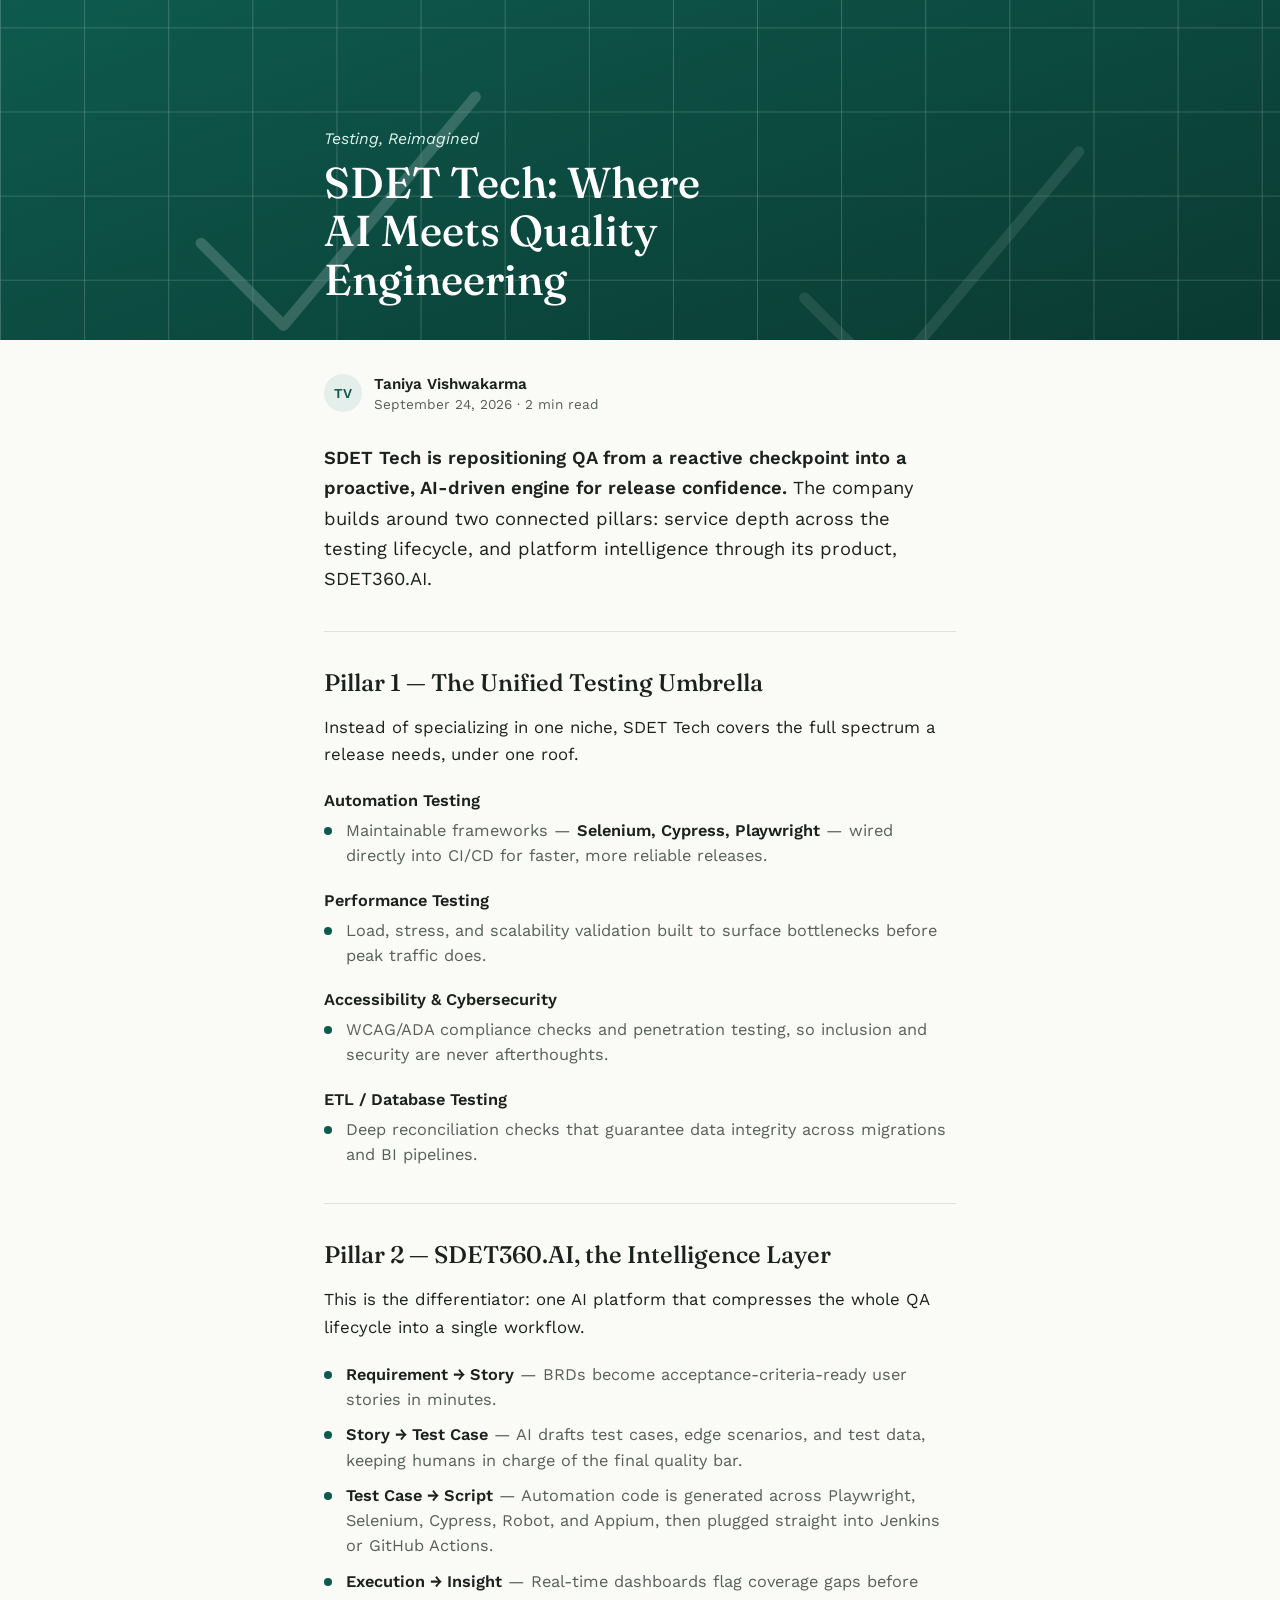
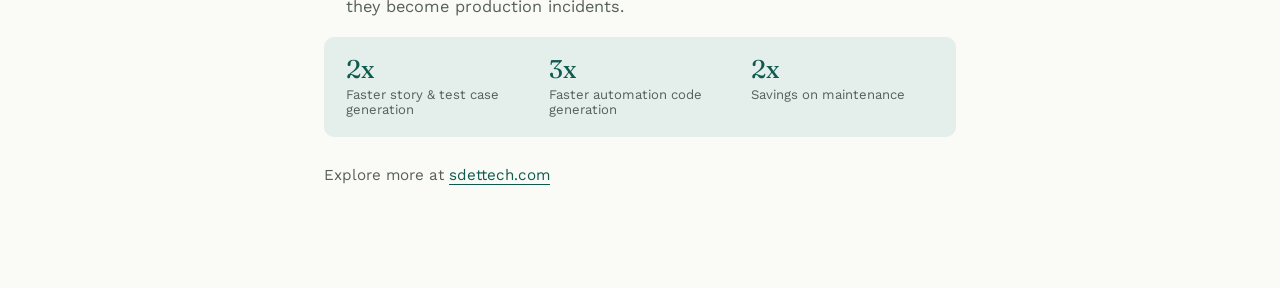
<file: sdet-tech-vision.html>
<!DOCTYPE html>
<html lang="en">
<head>
<meta charset="UTF-8">
<meta name="viewport" content="width=device-width, initial-scale=1, viewport-fit=cover">
<title>SDET Tech — Field Notes</title>
<link rel="preconnect" href="https://fonts.googleapis.com">
<link rel="preconnect" href="https://fonts.gstatic.com" crossorigin>
<link href="https://fonts.googleapis.com/css2?family=Fraunces:opsz,wght@9..144,400;9..144,500;9..144,600&family=Work+Sans:wght@400;500;600&display=swap" rel="stylesheet">
<style>
  :root {
    --paper: #FAFAF6;
    --ink: #1B211E;
    --ink-soft: #565F5A;
    --line: #DCE2DC;
    --teal: #0E5A4E;
    --teal-tint: #E4EEEA;
    --card: #FFFFFF;
    box-sizing: border-box;
    padding-top: env(safe-area-inset-top, 0px);
    padding-bottom: env(safe-area-inset-bottom, 0px);
  }
  :root:not([data-theme="light"]) {
    @media (prefers-color-scheme: dark) {
      --paper: #14201C;
      --ink: #EDEFEC;
      --ink-soft: #A6B0AB;
      --line: #2A3733;
      --teal: #6FCDB8;
      --teal-tint: #1C2C27;
      --card: #182620;
    }
  }
  :root[data-theme="dark"] {
    --paper: #14201C;
    --ink: #EDEFEC;
    --ink-soft: #A6B0AB;
    --line: #2A3733;
    --teal: #6FCDB8;
    --teal-tint: #1C2C27;
    --card: #182620;
  }
  html { scroll-padding-top: env(safe-area-inset-top, 0px); }
  * { box-sizing: border-box; }
  body {
    margin: 0;
    background: var(--paper);
    color: var(--ink);
    font-family: 'Work Sans', -apple-system, BlinkMacSystemFont, sans-serif;
    -webkit-font-smoothing: antialiased;
  }
  .hero {
    position: relative;
    height: min(46vh, 340px);
    min-height: 220px;
    overflow: hidden;
    background: linear-gradient(160deg, var(--teal) 0%, #0A3A32 100%);
  }
  .hero svg { position: absolute; inset: 0; width: 100%; height: 100%; opacity: .35; }
  .hero-inner {
    position: relative;
    z-index: 2;
    height: 100%;
    max-width: 680px;
    margin: 0 auto;
    padding: 0 24px;
    display: flex;
    flex-direction: column;
    justify-content: flex-end;
    padding-bottom: 36px;
  }
  .kicker {
    font-style: italic;
    color: #DCF3EC;
    font-size: 1rem;
    margin: 0 0 6px;
  }
  h1 {
    font-family: 'Fraunces', Georgia, serif;
    font-weight: 500;
    font-size: clamp(1.9rem, 5vw, 2.7rem);
    line-height: 1.12;
    color: #FFFFFF;
    margin: 0;
    max-width: 15ch;
  }
  main {
    max-width: 680px;
    margin: 0 auto;
    padding: 34px 24px 80px;
  }
  .byline {
    display: flex;
    align-items: center;
    gap: 12px;
    margin-bottom: 30px;
  }
  .avatar {
    width: 38px; height: 38px;
    border-radius: 50%;
    background: var(--teal-tint);
    color: var(--teal);
    display: flex; align-items: center; justify-content: center;
    font-weight: 600;
    font-size: 0.85rem;
    flex-shrink: 0;
  }
  .byline-text { line-height: 1.35; }
  .byline-name { font-weight: 600; font-size: 0.95rem; }
  .byline-meta { color: var(--ink-soft); font-size: 0.85rem; }
  p {
    font-size: 1.05rem;
    line-height: 1.65;
    margin: 0 0 20px;
    max-width: 62ch;
  }
  .lede { font-size: 1.15rem; }
  .lede strong { font-weight: 600; }
  hr {
    border: none;
    border-top: 1px solid var(--line);
    margin: 36px 0;
  }
  h2 {
    font-family: 'Fraunces', Georgia, serif;
    font-weight: 500;
    font-size: 1.5rem;
    margin: 0 0 16px;
    line-height: 1.25;
  }
  h3 {
    font-size: 1.02rem;
    font-weight: 600;
    margin: 22px 0 8px;
    color: var(--ink);
  }
  ul {
    margin: 0 0 18px;
    padding-left: 0;
    list-style: none;
  }
  li {
    position: relative;
    padding-left: 22px;
    margin-bottom: 10px;
    font-size: 1.02rem;
    line-height: 1.55;
    color: var(--ink-soft);
  }
  li::before {
    content: "";
    position: absolute;
    left: 0; top: 9px;
    width: 8px; height: 8px;
    border-radius: 50%;
    background: var(--teal);
  }
  li strong { color: var(--ink); font-weight: 600; }
  .stat-row {
    display: flex;
    gap: 20px;
    flex-wrap: wrap;
    background: var(--teal-tint);
    border-radius: 10px;
    padding: 20px 22px;
    margin: 10px 0 26px;
  }
  .stat { flex: 1 1 100px; }
  .stat-num {
    font-family: 'Fraunces', Georgia, serif;
    font-size: 1.6rem;
    color: var(--teal);
    line-height: 1;
  }
  .stat-label {
    font-size: 0.82rem;
    color: var(--ink-soft);
    margin-top: 4px;
  }
  .closing {
    color: var(--ink-soft);
    font-size: 0.95rem;
  }
  .closing a {
    color: var(--teal);
    text-decoration: none;
    border-bottom: 1px solid var(--teal);
  }
  @media (max-width: 480px) {
    .stat-row { padding: 16px; gap: 14px; }
  }
</style>
</head>
<body>

<div class="hero">
  <svg viewBox="0 0 700 340" preserveAspectRatio="xMidYMid slice" xmlns="http://www.w3.org/2000/svg">
    <defs>
      <pattern id="grid" width="46" height="46" patternUnits="userSpaceOnUse">
        <path d="M46 0H0V46" fill="none" stroke="#FFFFFF" stroke-width="0.6"/>
      </pattern>
    </defs>
    <rect width="700" height="340" fill="url(#grid)"/>
    <path d="M110 210 L155 255 L260 130" fill="none" stroke="#FFFFFF" stroke-width="6" stroke-linecap="round" stroke-linejoin="round" opacity="0.5"/>
    <path d="M440 240 L485 285 L590 160" fill="none" stroke="#FFFFFF" stroke-width="6" stroke-linecap="round" stroke-linejoin="round" opacity="0.28"/>
  </svg>
  <div class="hero-inner">
    <p class="kicker">Testing, Reimagined</p>
    <h1>SDET Tech: Where AI Meets Quality Engineering</h1>
  </div>
</div>

<main>
  <div class="byline">
    <div class="avatar">TV</div>
    <div class="byline-text">
      <div class="byline-name">Taniya Vishwakarma</div>
      <div class="byline-meta">September 24, 2026 · 2 min read</div>
    </div>
  </div>

  <p class="lede"><strong>SDET Tech is repositioning QA from a reactive checkpoint into a proactive, AI-driven engine for release confidence.</strong> The company builds around two connected pillars: service depth across the testing lifecycle, and platform intelligence through its product, SDET360.AI.</p>

  <hr>

  <h2>Pillar 1 — The Unified Testing Umbrella</h2>
  <p>Instead of specializing in one niche, SDET Tech covers the full spectrum a release needs, under one roof.</p>

  <h3>Automation Testing</h3>
  <ul>
    <li>Maintainable frameworks — <strong>Selenium, Cypress, Playwright</strong> — wired directly into CI/CD for faster, more reliable releases.</li>
  </ul>

  <h3>Performance Testing</h3>
  <ul>
    <li>Load, stress, and scalability validation built to surface bottlenecks before peak traffic does.</li>
  </ul>

  <h3>Accessibility & Cybersecurity</h3>
  <ul>
    <li>WCAG/ADA compliance checks and penetration testing, so inclusion and security are never afterthoughts.</li>
  </ul>

  <h3>ETL / Database Testing</h3>
  <ul>
    <li>Deep reconciliation checks that guarantee data integrity across migrations and BI pipelines.</li>
  </ul>

  <hr>

  <h2>Pillar 2 — SDET360.AI, the Intelligence Layer</h2>
  <p>This is the differentiator: one AI platform that compresses the whole QA lifecycle into a single workflow.</p>

  <ul>
    <li><strong>Requirement → Story</strong> — BRDs become acceptance-criteria-ready user stories in minutes.</li>
    <li><strong>Story → Test Case</strong> — AI drafts test cases, edge scenarios, and test data, keeping humans in charge of the final quality bar.</li>
    <li><strong>Test Case → Script</strong> — Automation code is generated across Playwright, Selenium, Cypress, Robot, and Appium, then plugged straight into Jenkins or GitHub Actions.</li>
    <li><strong>Execution → Insight</strong> — Real-time dashboards flag coverage gaps before they become production incidents.</li>
  </ul>

  <div class="stat-row">
    <div class="stat"><div class="stat-num">2x</div><div class="stat-label">Faster story &amp; test case generation</div></div>
    <div class="stat"><div class="stat-num">3x</div><div class="stat-label">Faster automation code generation</div></div>
    <div class="stat"><div class="stat-num">2x</div><div class="stat-label">Savings on maintenance</div></div>
  </div>

  <p class="closing">Explore more at <a href="https://sdettech.com" target="_blank" rel="noopener">sdettech.com</a></p>
</main>

</body>
</html>
</file>
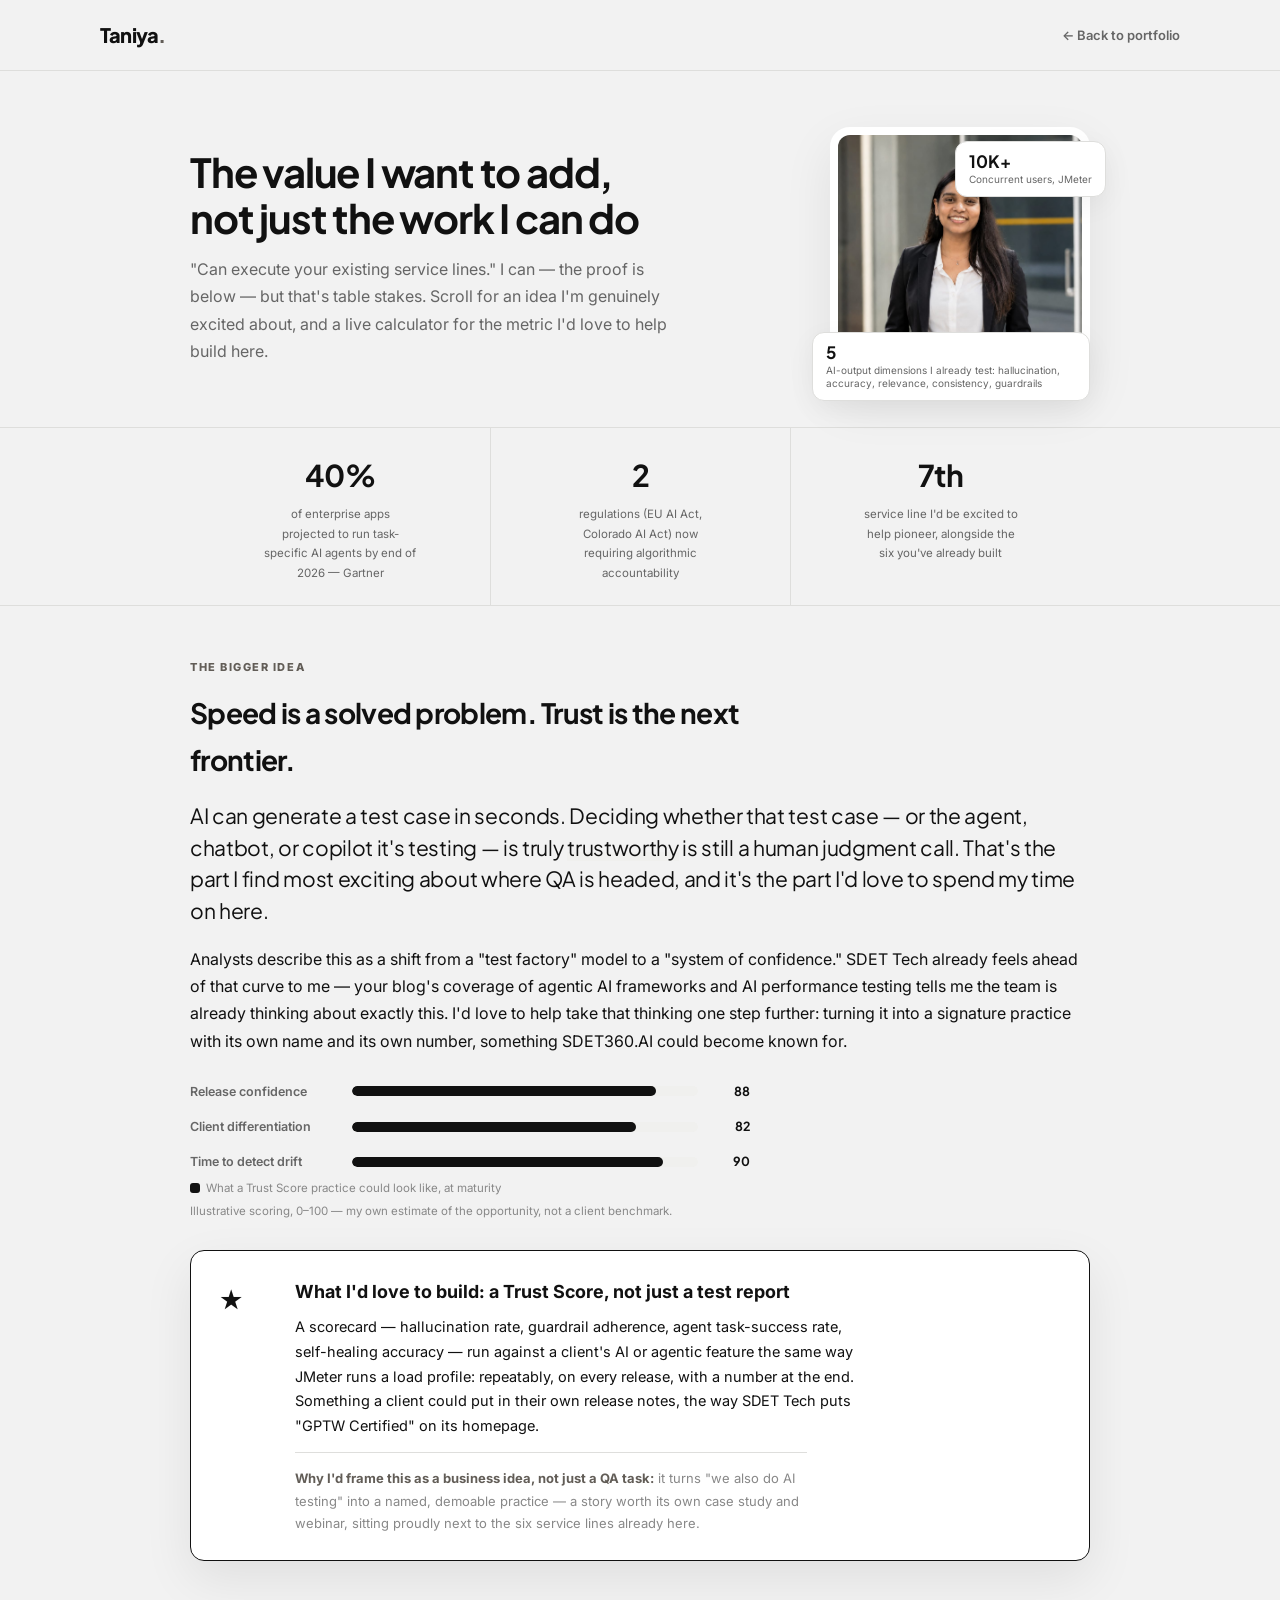
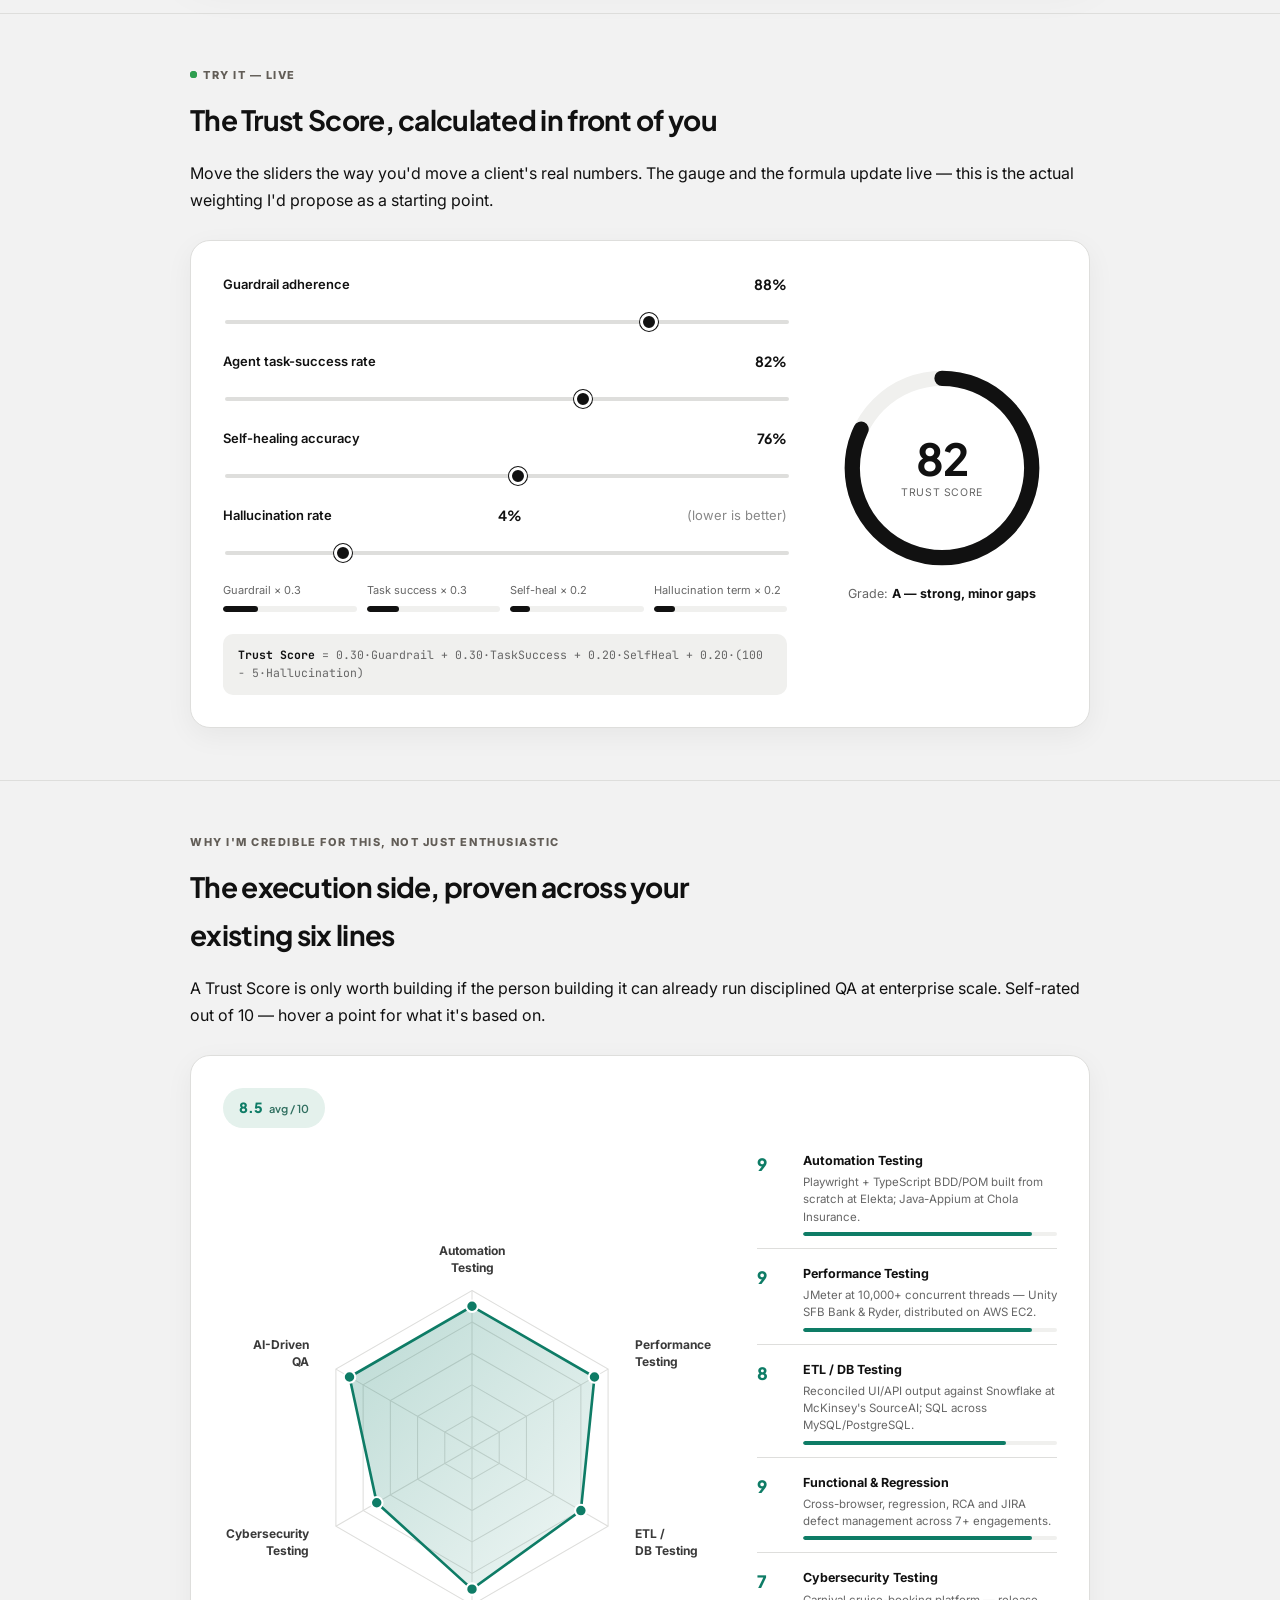
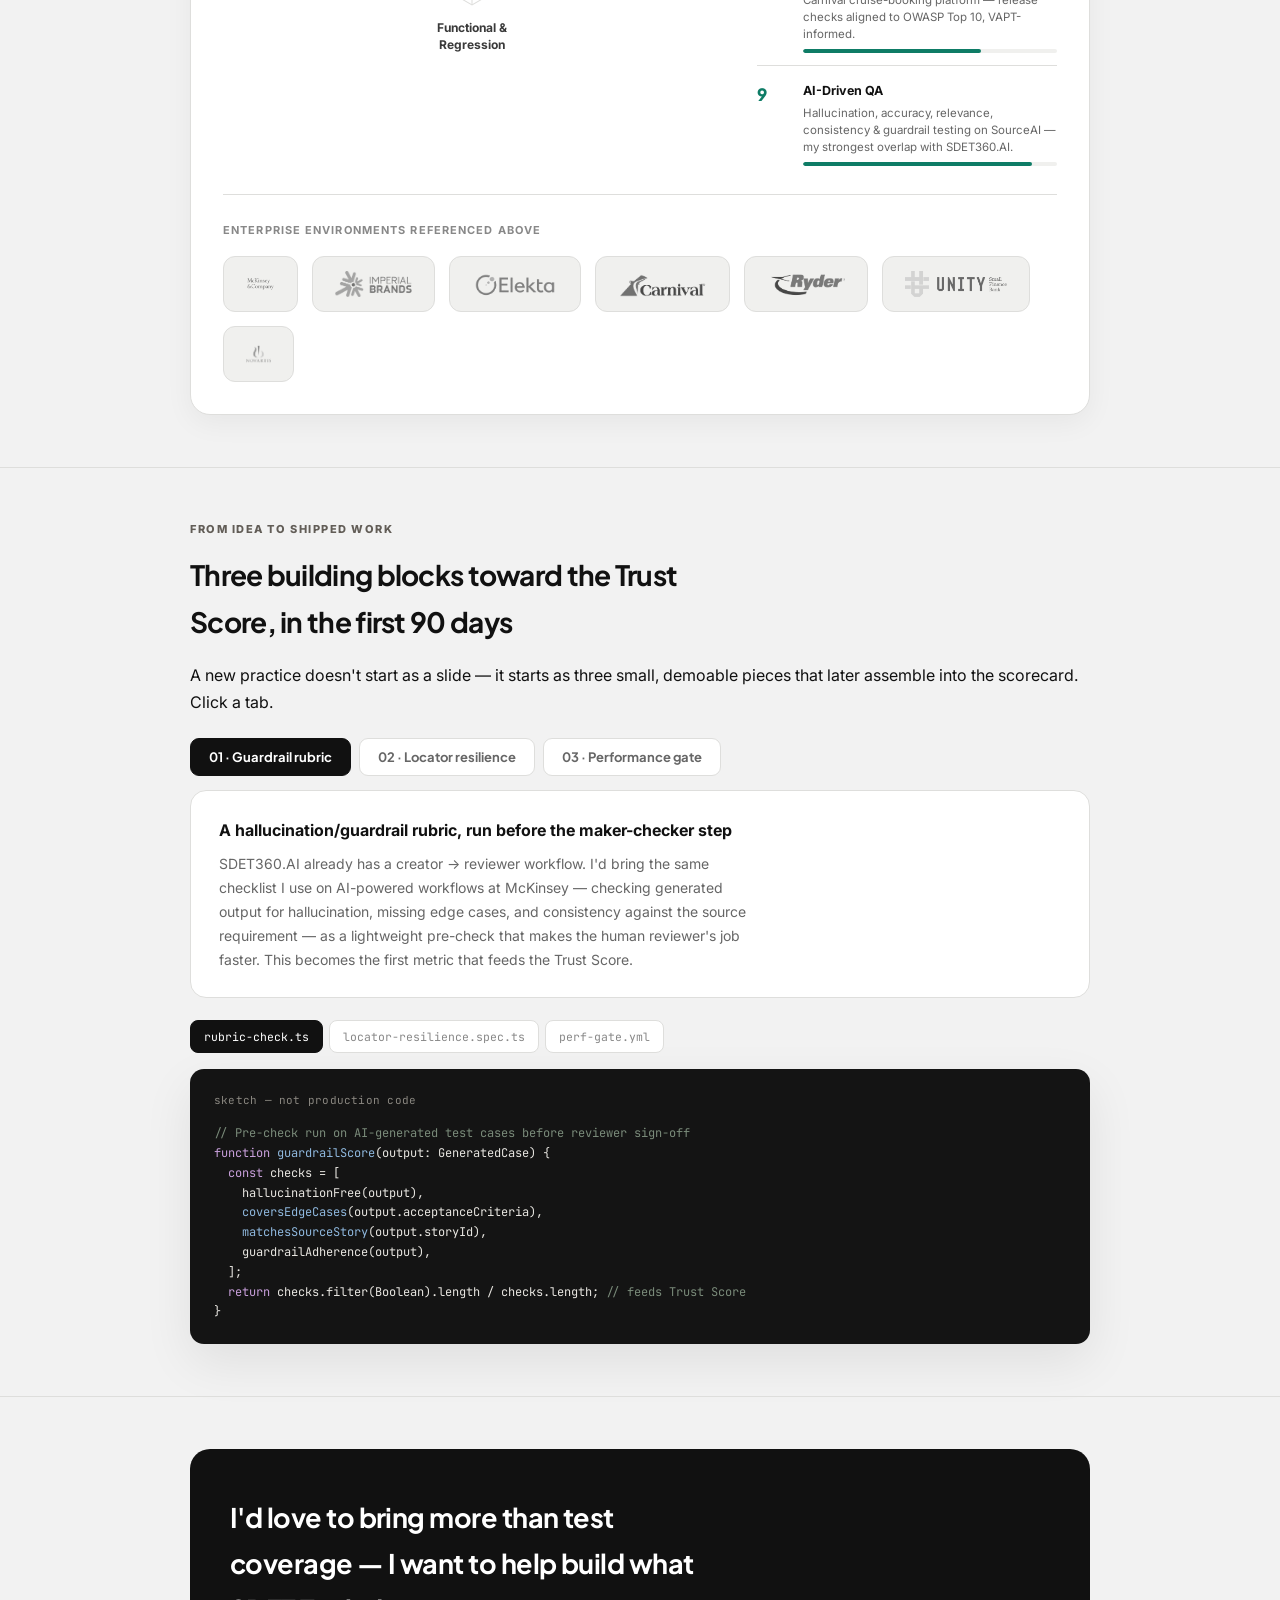
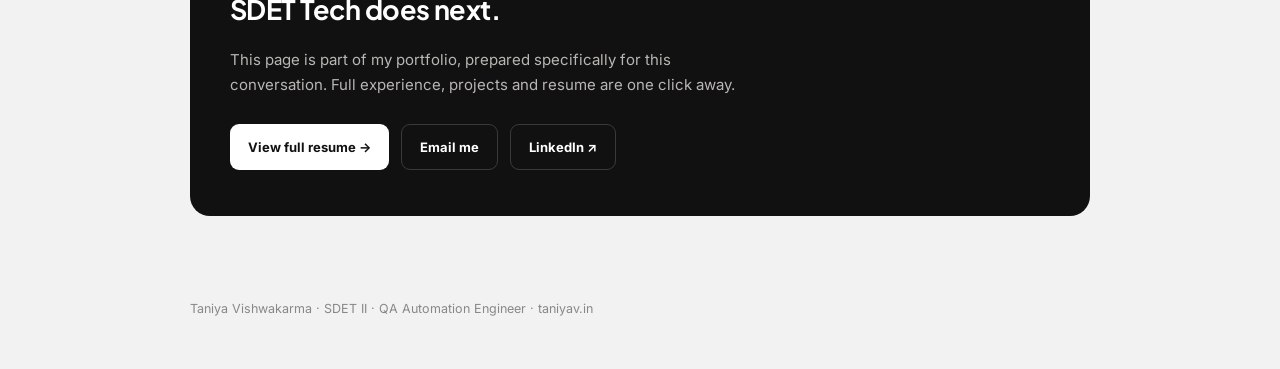
<file: sdet-tech.html>
<!DOCTYPE html>
<html lang="en">
<head>
<meta charset="UTF-8" />
<meta name="viewport" content="width=device-width, initial-scale=1.0" />
<meta name="robots" content="noindex" />
<meta name="description" content="Taniya Vishwakarma — an interactive point of view on quality engineering" />
<link rel="icon" href="assets/favicon.png" />
<link rel="preconnect" href="https://fonts.googleapis.com">
<link rel="preconnect" href="https://fonts.gstatic.com" crossorigin>
<link href="https://fonts.googleapis.com/css2?family=Inter:wght@400;500;600;700;800&family=Plus+Jakarta+Sans:wght@600;700;800&family=JetBrains+Mono:wght@400;500&display=swap" rel="stylesheet">
<style>
:root{
  --bg:#F2F2F2; --surface:#FFFFFF; --surface-soft:#F0F0EE; --text:#111111; --muted:#666666;
  --muted-2:#888888; --border:#DEDEDC; --ink:#111111; --code-bg:#141414; --code-text:#E8E6E1;
  --code-muted:#8A8780; --radius:14px; --max:900px;
  --shadow:0 18px 50px rgba(0,0,0,.08); --shadow-soft:0 8px 28px rgba(0,0,0,.05);
}
*{box-sizing:border-box}
html{scroll-behavior:smooth}
body{margin:0;background:var(--bg);color:var(--ink);font-family:Inter,system-ui,-apple-system,"Segoe UI",sans-serif;line-height:1.7}
img{max-width:100%;display:block}
a{color:inherit}
.container{width:min(calc(100% - 44px),var(--max));margin:0 auto}

/* header */
.site-header{position:sticky;top:0;z-index:50;background:rgba(242,242,242,.9);backdrop-filter:blur(14px);border-bottom:1px solid var(--border)}
.navbar{width:min(calc(100% - 44px),1080px);margin:0 auto;height:70px;display:flex;align-items:center;justify-content:space-between;gap:16px}
.brand{font-family:"Plus Jakarta Sans",sans-serif;font-weight:800;font-size:20px;letter-spacing:-.04em;text-decoration:none}
.brand span{color:#625D57}
.back-link{font-size:13px;font-weight:600;color:var(--muted);text-decoration:none;display:flex;align-items:center;gap:6px}
.back-link:hover{color:var(--ink)}

/* hero */
.hero{padding:56px 0 0;border-bottom:1px solid var(--border)}
.hero-grid{display:grid;grid-template-columns:1.15fr .85fr;gap:48px;align-items:center;padding-bottom:40px}
.hero-tag{display:inline-flex;align-items:center;gap:8px;font-size:12px;font-weight:600;color:var(--muted);background:var(--surface);border:1px solid var(--border);padding:7px 13px;border-radius:99px;margin-bottom:22px}
.hero-tag b{color:var(--ink);font-weight:700}
h1.doc-title{font-family:"Plus Jakarta Sans",sans-serif;font-size:clamp(28px,4vw,40px);line-height:1.14;letter-spacing:-.03em;margin:0 0 16px}
.doc-sub{font-size:16px;color:var(--muted);max-width:58ch;margin:0 0 0}
.hero-photo{position:relative;width:min(100%,260px);margin-left:auto}
.hero-photo .frame{aspect-ratio:1/1;border-radius:20px;overflow:hidden;border:8px solid #fff;box-shadow:var(--shadow);background:var(--surface-soft)}
.hero-photo img{width:100%;height:100%;object-fit:cover;object-position:center 15%}
.hero-chip{position:absolute;background:#fff;border:1px solid var(--border);box-shadow:var(--shadow-soft);border-radius:12px;padding:10px 13px;min-width:120px}
.hero-chip strong{display:block;font-size:17px;line-height:1.1;font-family:"Plus Jakarta Sans",sans-serif}
.hero-chip span{font-size:10px;color:var(--muted);line-height:1.3;display:block;margin-top:2px}
.chip-a{left:-18px;bottom:-14px}
.chip-b{right:-16px;top:14px}

.stat-strip{border-top:1px solid var(--border)}
.stat-strip-inner{display:grid;grid-template-columns:repeat(3,1fr)}
.stat-cell{padding:22px 4px;text-align:center;border-left:1px solid var(--border)}
.stat-cell:first-child{border-left:none}
.stat-cell strong{display:block;font-family:"Plus Jakarta Sans",sans-serif;font-size:clamp(22px,3vw,30px);letter-spacing:-.02em}
.stat-cell span{font-size:11.5px;color:var(--muted);display:block;margin-top:4px;max-width:22ch;margin-inline:auto}

/* generic section */
.section{padding:52px 0}
.section + .section{border-top:1px solid var(--border)}
.kicker{font-size:11px;letter-spacing:.14em;font-weight:800;color:#625D57;text-transform:uppercase;margin-bottom:12px}
h2.h{font-family:"Plus Jakarta Sans",sans-serif;font-size:clamp(22px,3vw,28px);letter-spacing:-.025em;margin:0 0 16px;max-width:28ch}
.section > p.lede{font-size:15.5px;color:var(--muted);max-width:66ch;margin:0 0 6px}

.thesis{font-family:"Plus Jakarta Sans",sans-serif;font-size:clamp(18px,2.2vw,21px);line-height:1.5;letter-spacing:-.015em;max-width:70ch;margin:0 0 20px}
.thesis em{font-style:normal;box-shadow:inset 0 -0.4em 0 var(--surface-soft)}

/* mini comparison bars */
.compare{display:grid;gap:14px;margin-top:26px;max-width:560px}
.compare-row{display:grid;grid-template-columns:150px 1fr 40px;align-items:center;gap:12px;font-size:12.5px}
.compare-row .lbl{color:var(--muted);font-weight:600}
.compare-track{height:10px;background:var(--surface-soft);border-radius:6px;overflow:hidden;position:relative}
.compare-track i{display:block;height:100%;border-radius:6px;background:var(--border);transition:width 1s cubic-bezier(.2,.8,.2,1)}
.compare-track.now i{background:var(--ink)}
.compare-row .val{text-align:right;font-weight:700;font-family:"Plus Jakarta Sans",sans-serif}
.compare-legend{display:flex;gap:18px;margin-top:6px;font-size:11.5px;color:var(--muted-2)}
.compare-legend span{display:inline-flex;align-items:center;gap:6px}
.compare-legend i{width:10px;height:10px;border-radius:3px;display:inline-block}
.dot-then{background:var(--border)}
.dot-now{background:var(--ink)}

/* flagship idea */
.idea.flagship{background:var(--surface);border:1px solid var(--ink);border-radius:var(--radius);padding:26px 28px;margin-top:28px;box-shadow:var(--shadow)}
.idea{display:grid;grid-template-columns:56px 1fr;gap:20px}
.idea-num{font-family:"Plus Jakarta Sans",sans-serif;font-size:26px;font-weight:800;color:var(--ink)}
.idea h3{margin:0 0 8px;font-size:18px;font-weight:700}
.idea p{margin:0;color:var(--text);font-size:14.5px;max-width:64ch}
.idea .why{margin-top:14px;font-size:13px;color:var(--muted-2);border-top:1px solid var(--border);padding-top:14px}
.idea .why b{color:#625D57}

/* simulator */
.sim-card{background:var(--surface);border:1px solid var(--border);border-radius:20px;padding:32px;margin-top:26px;box-shadow:var(--shadow-soft)}
.sim-grid{display:grid;grid-template-columns:1fr 230px;gap:40px;align-items:center}
.slider-row{margin-bottom:18px}
.slider-row label{display:flex;justify-content:space-between;font-size:13px;font-weight:600;margin-bottom:8px}
.slider-row label b{font-family:"Plus Jakarta Sans",sans-serif;font-size:14px}
input[type=range]{-webkit-appearance:none;width:100%;height:4px;background:var(--border);border-radius:3px;outline:none}
input[type=range]::-webkit-slider-thumb{-webkit-appearance:none;width:18px;height:18px;border-radius:50%;background:var(--ink);cursor:pointer;border:3px solid #fff;box-shadow:0 0 0 1px var(--ink)}
input[type=range]::-moz-range-thumb{width:18px;height:18px;border-radius:50%;background:var(--ink);cursor:pointer;border:3px solid #fff;box-shadow:0 0 0 1px var(--ink)}
.gauge-wrap{position:relative;width:210px;height:210px;margin:0 auto}
.gauge-wrap svg{width:100%;height:100%}
.gauge-bg{stroke:var(--surface-soft)}
.gauge-arc{stroke:var(--ink);stroke-linecap:round;transition:stroke-dashoffset .4s ease}
.gauge-center{position:absolute;inset:0;display:flex;flex-direction:column;align-items:center;justify-content:center}
.gauge-center strong{font-family:"Plus Jakarta Sans",sans-serif;font-size:44px;letter-spacing:-.03em;line-height:1}
.gauge-center span{font-size:10.5px;color:var(--muted);letter-spacing:.06em;text-transform:uppercase;margin-top:4px}
.gauge-grade{text-align:center;font-size:12.5px;color:var(--muted);margin-top:10px}
.gauge-grade b{color:var(--ink)}
.formula{margin-top:22px;font-family:"JetBrains Mono",monospace;font-size:11.5px;color:var(--muted);background:var(--surface-soft);border-radius:10px;padding:12px 15px;line-height:1.6}
.formula b{color:var(--ink)}
.breakdown{display:grid;grid-template-columns:repeat(4,1fr);gap:10px;margin-top:18px}
.bd-cell{font-size:11px;color:var(--muted)}
.bd-cell .bd-track{height:6px;background:var(--surface-soft);border-radius:4px;margin-top:6px;overflow:hidden}
.bd-cell .bd-track i{display:block;height:100%;background:var(--ink);border-radius:4px;transition:width .3s}

/* chart card */
:root{ --accent:#0E7C66; --accent-soft:#E4F1EC; }
.chart-card{background:var(--surface);border:1px solid var(--border);border-radius:20px;padding:32px;margin-top:26px;box-shadow:var(--shadow-soft)}
.chart-head{display:flex;align-items:center;justify-content:space-between;gap:16px;margin-bottom:22px;flex-wrap:wrap}
.chart-avg{display:inline-flex;align-items:baseline;gap:6px;background:var(--accent-soft);color:var(--accent);border-radius:99px;padding:8px 16px;font-family:"Plus Jakarta Sans",sans-serif;font-weight:800;font-size:14px}
.chart-avg span{font-size:11px;font-weight:600;color:#2F6E5F}
.chart-grid{display:grid;grid-template-columns:1fr 300px;gap:36px;align-items:center}
.radar-wrap{position:relative;max-width:440px;margin:0 auto;width:100%}
.radar-wrap svg{width:100%;height:auto;overflow:visible}
.radar-grid{fill:none;stroke:var(--border)}
.radar-axis{stroke:var(--border)}
.radar-shape{fill:url(#radarFill);stroke:var(--accent);stroke-width:2.5;transform-origin:center;transform-box:fill-box;transform:scale(.001);transition:transform .9s cubic-bezier(.16,1,.3,1)}
.chart-card.is-visible .radar-shape{transform:scale(1)}
.radar-point{fill:var(--accent);stroke:#fff;stroke-width:2;cursor:pointer}
.radar-label{font-family:Inter,sans-serif;font-size:11.5px;fill:#3a3a3a;font-weight:700}
.radar-tip{position:absolute;max-width:220px;background:var(--ink);color:#fff;font-size:11.5px;line-height:1.5;padding:10px 13px;border-radius:10px;box-shadow:var(--shadow);pointer-events:none;opacity:0;transition:opacity .15s;z-index:5}
.radar-tip.show{opacity:1}
.radar-tip b{display:block;font-size:12px;margin-bottom:3px}

.legend-list{display:flex;flex-direction:column;gap:14px}
.legend-row{display:grid;grid-template-columns:34px 1fr;gap:12px;align-items:start;padding-bottom:12px;border-bottom:1px solid var(--border)}
.legend-row:last-child{border-bottom:none;padding-bottom:0}
.legend-score{font-family:"Plus Jakarta Sans",sans-serif;font-weight:800;font-size:17px;color:var(--accent)}
.legend-label{font-size:12.5px;font-weight:700;color:var(--ink);margin-bottom:3px}
.legend-evi{font-size:11.5px;color:var(--muted);line-height:1.5}
.legend-bar{height:4px;border-radius:3px;background:var(--surface-soft);margin-top:6px;overflow:hidden}
.legend-bar i{display:block;height:100%;background:var(--accent);border-radius:3px}

.logo-strip{margin-top:28px;padding-top:26px;border-top:1px solid var(--border)}
.logo-strip .ls-label{font-size:11px;letter-spacing:.1em;text-transform:uppercase;color:var(--muted-2);font-weight:700;margin-bottom:16px}
.logo-strip .ls-row{display:flex;flex-wrap:wrap;gap:14px}
.logo-strip .ls-row div{display:flex;align-items:center;justify-content:center;background:var(--surface-soft);border:1px solid var(--border);border-radius:12px;padding:14px 22px;transition:transform .2s,box-shadow .2s,background .2s}
.logo-strip .ls-row div:hover{transform:translateY(-2px);box-shadow:var(--shadow-soft);background:#fff}
.logo-strip img{height:26px;width:auto;filter:grayscale(1);opacity:.7;transition:opacity .2s,filter .2s}
.logo-strip .ls-row div:hover img{filter:none;opacity:1}

/* live dot */
.live-dot{display:inline-block;width:7px;height:7px;border-radius:50%;background:#2E9E4F;margin-right:6px;position:relative;top:-1px}
.live-dot:after{content:"";position:absolute;inset:0;border-radius:50%;background:#2E9E4F;animation:pulse 1.8s ease-out infinite}
@keyframes pulse{0%{transform:scale(1);opacity:.7}100%{transform:scale(2.6);opacity:0}}

/* scroll reveal */
.reveal{opacity:0;transform:translateY(16px);transition:opacity .7s ease, transform .7s cubic-bezier(.16,1,.3,1)}
.reveal.is-visible{opacity:1;transform:translateY(0)}


/* tabs (roadmap) */
.tabbar{display:flex;gap:8px;margin-top:22px;flex-wrap:wrap}
.tab-btn{font-family:"Plus Jakarta Sans",sans-serif;font-size:13px;font-weight:700;padding:10px 18px;border-radius:9px;border:1px solid var(--border);background:var(--surface);cursor:pointer;color:var(--muted)}
.tab-btn.active{background:var(--ink);color:#fff;border-color:var(--ink)}
.tab-panel{display:none;background:var(--surface);border:1px solid var(--border);border-radius:16px;padding:26px 28px;margin-top:14px}
.tab-panel.active{display:block}
.tab-panel h4{margin:0 0 8px;font-size:16px}
.tab-panel p{margin:0;color:var(--muted);font-size:14px;max-width:60ch}

/* code panel */
.code-panel{background:var(--code-bg);border-radius:var(--radius);padding:22px 24px;margin-top:16px;overflow-x:auto;box-shadow:var(--shadow)}
.code-tabs{display:flex;gap:6px;margin-top:22px;flex-wrap:wrap}
.code-tab{font-family:"JetBrains Mono",monospace;font-size:11.5px;color:var(--muted-2);background:var(--surface);border:1px solid var(--border);padding:8px 13px;border-radius:8px;cursor:pointer}
.code-tab.active{background:var(--ink);color:#fff;border-color:var(--ink)}
.code-panel .file-tag{font-family:"JetBrains Mono",monospace;font-size:11px;color:var(--code-muted);margin-bottom:14px;letter-spacing:.02em}
.code-panel pre{margin:0;font-family:"JetBrains Mono",monospace;font-size:12px;line-height:1.65;color:var(--code-text);white-space:pre;display:none}
.code-panel pre.active{display:block}
.code-panel .c{color:#7A8B7A}
.code-panel .k{color:#C9A0DC}
.code-panel .s{color:#E3B778}
.code-panel .f{color:#8FB8DE}

/* closing */
.closing{background:var(--ink);color:#fff;border-radius:20px;padding:46px 40px;margin:0}
.closing h2{font-family:"Plus Jakarta Sans",sans-serif;font-size:clamp(21px,2.8vw,27px);letter-spacing:-.02em;margin:0 0 14px;max-width:26ch}
.closing p{color:#B9B7B3;max-width:60ch;margin:0 0 26px;font-size:15px}
.closing-links{display:flex;flex-wrap:wrap;gap:12px}
.closing-links a{display:inline-flex;align-items:center;gap:8px;font-size:13px;font-weight:700;padding:11px 18px;border-radius:9px;text-decoration:none}
.cl-primary{background:#fff;color:#111}
.cl-secondary{border:1px solid #3A3A3A;color:#fff}

.footer{padding:30px 0 50px;font-size:12.5px;color:var(--muted-2)}

@media (max-width:760px){
  .hero-grid{grid-template-columns:1fr}
  .hero-photo{margin:0 auto;width:min(100%,220px)}
  .chip-a{left:-10px;bottom:-16px;min-width:100px;padding:8px 10px}
  .chip-b{right:-10px;top:10px;min-width:100px;padding:8px 10px}
  .chip-a strong,.chip-b strong{font-size:15px}
  .chip-a span,.chip-b span{font-size:9.5px}
  .sim-grid{grid-template-columns:1fr}
  .gauge-wrap{margin-top:10px;width:180px;height:180px}
  .breakdown{grid-template-columns:repeat(2,1fr)}
  .compare-row{grid-template-columns:110px 1fr 34px}
  .idea.flagship{padding:22px}
  .chart-grid{grid-template-columns:1fr}
  .legend-list{margin-top:8px}
}
@media (max-width:640px){
  .idea{grid-template-columns:36px 1fr}
  .stat-strip-inner{grid-template-columns:1fr}
  .stat-cell{border-left:none;border-top:1px solid var(--border)}
  .stat-cell:first-child{border-top:none}
  .closing{padding:34px 24px}
  .tabbar,.code-tabs{flex-wrap:nowrap;overflow-x:auto;padding-bottom:6px;-webkit-overflow-scrolling:touch}
  .tab-btn,.code-tab{flex:0 0 auto}
  .sim-card{padding:22px}
}
@media (max-width:400px){
  .chip-a,.chip-b{position:static;margin-top:10px;width:100%}
  .hero-photo{width:100%;max-width:220px}
}
</style>
</head>
<body>

<header class="site-header">
  <nav class="navbar">
    <a class="brand" href="index.html">Taniya<span>.</span></a>
    <a class="back-link" href="index.html">&larr; Back to portfolio</a>
  </nav>
</header>

<main>

  <section class="hero">
    <div class="container">
      <div class="hero-grid">
        <div>
          <h1 class="doc-title">The value I want to add, not just the work I can do</h1>
          <p class="doc-sub">
            "Can execute your existing service lines." I can — the proof is
            below — but that's table stakes. Scroll for an idea I'm genuinely excited about, and a live
            calculator for the metric I'd love to help build here.
          </p>
        </div>
        <div class="hero-photo">
          <div class="frame"><img src="assets/profile.jpg" alt="Taniya Vishwakarma" onerror="this.parentElement.style.display='none'"/></div>
          <div class="hero-chip chip-a"><strong>5</strong><span>AI-output dimensions I already test: hallucination, accuracy, relevance, consistency, guardrails</span></div>
          <div class="hero-chip chip-b"><strong>10K+</strong><span>Concurrent users, JMeter</span></div>
        </div>
      </div>
    </div>
    <div class="stat-strip">
      <div class="container stat-strip-inner">
        <div class="stat-cell"><strong data-count="40" data-suffix="%">0%</strong><span>of enterprise apps projected to run task-specific AI agents by end of 2026 — Gartner</span></div>
        <div class="stat-cell"><strong data-count="2" data-suffix="">0</strong><span>regulations (EU AI Act, Colorado AI Act) now requiring algorithmic accountability</span></div>
        <div class="stat-cell"><strong data-count="7" data-suffix="th">0</strong><span>service line I'd be excited to help pioneer, alongside the six you've already built</span></div>
      </div>
    </div>
  </section>

  <section class="section">
    <div class="container">
      <div class="kicker">The bigger idea</div>
      <h2 class="h">Speed is a solved problem. Trust is the next frontier.</h2>
      <p class="thesis">
        AI can generate a test case in seconds. Deciding whether that test case — or the agent, chatbot,
        or copilot it's testing — is truly <em>trustworthy</em> is still a human judgment call. That's the
        part I find most exciting about where QA is headed, and it's the part I'd love to spend my time
        on here.
      </p>
      <p class="lede">
        Analysts describe this as a shift from a "test factory" model to a "system of confidence." SDET
        Tech already feels ahead of that curve to me — your blog's coverage of agentic AI frameworks and
        AI performance testing tells me the team is already thinking about exactly this. I'd love to help
        take that thinking one step further: turning it into a signature practice with its own name and
        its own number, something SDET360.AI could become known for.
      </p>

      <div class="compare">
        <div class="compare-row"><span class="lbl">Release confidence</span><div class="compare-track now"><i data-w="88"></i></div><span class="val">88</span></div>
        <div class="compare-row"><span class="lbl">Client differentiation</span><div class="compare-track now"><i data-w="82"></i></div><span class="val">82</span></div>
        <div class="compare-row"><span class="lbl">Time to detect drift</span><div class="compare-track now"><i data-w="90"></i></div><span class="val">90</span></div>
      </div>
      <div class="compare-legend"><span><i class="dot-now"></i>What a Trust Score practice could look like, at maturity</span></div>
      <p class="lede" style="margin-top:4px;font-size:11.5px;color:var(--muted-2)">Illustrative scoring, 0–100 — my own estimate of the opportunity, not a client benchmark.</p>

      <div class="idea flagship reveal">
        <div class="idea-num">★</div>
        <div>
          <h3>What I'd love to build: a Trust Score, not just a test report</h3>
          <p>
            A scorecard — hallucination rate, guardrail adherence, agent task-success rate, self-healing
            accuracy — run against a client's AI or agentic feature the same way JMeter runs a load
            profile: repeatably, on every release, with a number at the end. Something a client could put
            in their own release notes, the way SDET Tech puts "GPTW Certified" on its homepage.
          </p>
          <p class="why"><b>Why I'd frame this as a business idea, not just a QA task:</b> it turns "we also do AI testing" into a named, demoable practice — a story worth its own case study and webinar, sitting proudly next to the six service lines already here.</p>
        </div>
      </div>
    </div>
  </section>

  <section class="section">
    <div class="container">
      <div class="kicker"><span class="live-dot"></span>Try it — live</div>
      <h2 class="h">The Trust Score, calculated in front of you</h2>
      <p class="lede">Move the sliders the way you'd move a client's real numbers. The gauge and the formula update live — this is the actual weighting I'd propose as a starting point.</p>

      <div class="sim-card reveal">
        <div class="sim-grid">
          <div>
            <div class="slider-row">
              <label>Guardrail adherence <b><span id="valGuard">88</span>%</b></label>
              <input type="range" id="guard" min="50" max="100" value="88">
            </div>
            <div class="slider-row">
              <label>Agent task-success rate <b><span id="valTask">82</span>%</b></label>
              <input type="range" id="task" min="50" max="100" value="82">
            </div>
            <div class="slider-row">
              <label>Self-healing accuracy <b><span id="valHeal">76</span>%</b></label>
              <input type="range" id="heal" min="50" max="100" value="76">
            </div>
            <div class="slider-row">
              <label>Hallucination rate <b><span id="valHall">4</span>%</b> <span style="font-weight:400;color:var(--muted-2)">(lower is better)</span></label>
              <input type="range" id="hall" min="0" max="20" value="4">
            </div>

            <div class="breakdown">
              <div class="bd-cell">Guardrail × 0.3<div class="bd-track"><i id="bdGuard"></i></div></div>
              <div class="bd-cell">Task success × 0.3<div class="bd-track"><i id="bdTask"></i></div></div>
              <div class="bd-cell">Self-heal × 0.2<div class="bd-track"><i id="bdHeal"></i></div></div>
              <div class="bd-cell">Hallucination term × 0.2<div class="bd-track"><i id="bdHall"></i></div></div>
            </div>

            <div class="formula"><b>Trust Score</b> = 0.30·Guardrail + 0.30·TaskSuccess + 0.20·SelfHeal + 0.20·(100 − 5·Hallucination)</div>
          </div>

          <div>
            <div class="gauge-wrap">
              <svg viewBox="0 0 220 220">
                <circle class="gauge-bg" cx="110" cy="110" r="94" stroke-width="16" fill="none"/>
                <circle id="gaugeArc" class="gauge-arc" cx="110" cy="110" r="94" stroke-width="16" fill="none" stroke-dasharray="590.6" stroke-dashoffset="590.6" transform="rotate(-90 110 110)"/>
              </svg>
              <div class="gauge-center">
                <strong id="scoreNum">0</strong>
                <span>Trust Score</span>
              </div>
            </div>
            <div class="gauge-grade">Grade: <b id="gradeLabel">—</b></div>
          </div>
        </div>
      </div>
    </div>
  </section>

  <section class="section">
    <div class="container">
      <div class="kicker">Why I'm credible for this, not just enthusiastic</div>
      <h2 class="h">The execution side, proven across your existing six lines</h2>
      <p class="lede">A Trust Score is only worth building if the person building it can already run disciplined QA at enterprise scale. Self-rated out of 10 — hover a point for what it's based on.</p>

      <div class="chart-card reveal">
        <div class="chart-head">
          <span class="chart-avg" id="chartAvg">— <span>avg / 10</span></span>
        </div>
        <div class="chart-grid">
          <div class="radar-wrap" id="radarWrap"></div>
          <div class="legend-list" id="legendList"></div>
        </div>
        <div class="logo-strip">
          <div class="ls-label">Enterprise environments referenced above</div>
          <div class="ls-row">
            <div><img src="assets/mckinsey-logo-clean.png" alt="McKinsey & Company"></div>
            <div><img src="assets/imperial-brands-logo-clean.png" alt="Imperial Brands"></div>
            <div><img src="assets/elekta-logo-clean.png" alt="Elekta"></div>
            <div><img src="assets/carnival-logo-clean.png" alt="Carnival"></div>
            <div><img src="assets/ryder-logo-clean.png" alt="Ryder"></div>
            <div><img src="assets/unity-sfb-logo-clean.png" alt="Unity Small Finance Bank"></div>
            <div><img src="assets/novartis-logo-clean.png" alt="Novartis"></div>
          </div>
        </div>
      </div>
    </div>
  </section>

  <section class="section">
    <div class="container">
      <div class="kicker">From idea to shipped work</div>
      <h2 class="h">Three building blocks toward the Trust Score, in the first 90 days</h2>
      <p class="lede">A new practice doesn't start as a slide — it starts as three small, demoable pieces that later assemble into the scorecard. Click a tab.</p>

      <div class="tabbar">
        <button class="tab-btn active" data-tab="t1">01 · Guardrail rubric</button>
        <button class="tab-btn" data-tab="t2">02 · Locator resilience</button>
        <button class="tab-btn" data-tab="t3">03 · Performance gate</button>
      </div>
      <div class="tab-panel active" id="t1">
        <h4>A hallucination/guardrail rubric, run before the maker-checker step</h4>
        <p>SDET360.AI already has a creator → reviewer workflow. I'd bring the same checklist I use on AI-powered workflows at McKinsey — checking generated output for hallucination, missing edge cases, and consistency against the source requirement — as a lightweight pre-check that makes the human reviewer's job faster. This becomes the first metric that feeds the Trust Score.</p>
      </div>
      <div class="tab-panel" id="t2">
        <h4>Locator-resilience checks alongside the locator generator</h4>
        <p>A short Playwright harness that re-runs generated locators against intentionally-mutated DOM states (attribute renamed, element re-nested, class removed) and reports which ones would have needed self-healing. Turns "self-healing" into a number clients can watch improve, release over release — the scorecard's second metric.</p>
      </div>
      <div class="tab-panel" id="t3">
        <h4>Performance budgets as a CI/CD gate, not a post-release report</h4>
        <p>My JMeter work has mostly fed dashboards after the fact. I'd wire response-time and throughput thresholds into the same Jenkins/GitHub Actions pipeline SDET360.AI already plugs into, so a performance regression fails the build — the scorecard's third and most mature metric.</p>
      </div>

      <div class="code-tabs">
        <button class="code-tab active" data-code="c1">rubric-check.ts</button>
        <button class="code-tab" data-code="c2">locator-resilience.spec.ts</button>
        <button class="code-tab" data-code="c3">perf-gate.yml</button>
      </div>
      <div class="code-panel">
        <div class="file-tag">sketch — not production code</div>
        <pre id="c1" class="active"><span class="c">// Pre-check run on AI-generated test cases before reviewer sign-off</span>
<span class="k">function</span> <span class="f">guardrailScore</span>(output: GeneratedCase) {
  <span class="k">const</span> checks = [
    hallucinationFree(output),
    <span class="f">coversEdgeCases</span>(output.acceptanceCriteria),
    <span class="f">matchesSourceStory</span>(output.storyId),
    guardrailAdherence(output),
  ];
  <span class="k">return</span> checks.filter(Boolean).length / checks.length; <span class="c">// feeds Trust Score</span>
}</pre>
        <pre id="c2"><span class="c">// Re-checks a generated locator against mutated DOM snapshots</span>
<span class="k">import</span> { test, expect } <span class="k">from</span> <span class="s">'@playwright/test'</span>;

<span class="k">const</span> mutations = [<span class="s">'renamed-attr'</span>, <span class="s">'re-nested'</span>, <span class="s">'class-removed'</span>];

<span class="k">for</span> (<span class="k">const</span> mutation <span class="k">of</span> mutations) {
  test(<span class="s">`locator survives: ${mutation}`</span>, <span class="k">async</span> ({ page }) => {
    <span class="k">await</span> page.goto(<span class="s">`/fixtures/checkout?mutate=${mutation}`</span>);
    <span class="k">const</span> submit = page.getByRole(<span class="s">'button'</span>, { name: <span class="s">/place order/i</span> });
    <span class="k">await</span> expect(submit).<span class="f">toBeVisible</span>({ timeout: <span class="c">2_000</span> });
  });
}</pre>
        <pre id="c3"><span class="c"># Fails the build if p95 latency or throughput breaks budget</span>
perf_gate:
  <span class="k">source</span>: jmeter-report.jtl
  thresholds:
    p95_ms: <span class="c">&lt;= 800</span>
    throughput_rps: <span class="c">&gt;= 250</span>
    error_rate: <span class="c">&lt;= 0.5%</span>
  on_fail: <span class="s">block_merge</span></pre>
      </div>
    </div>
  </section>

  <section class="section">
    <div class="container">
      <div class="closing reveal">
        <h2>I'd love to bring more than test coverage — I want to help build what SDET Tech does next.</h2>
        <p>This page is part of my portfolio, prepared specifically for this conversation. Full experience, projects and resume are one click away.</p>
        <div class="closing-links">
          <a class="cl-primary" href="index.html#resume">View full resume →</a>
          <a class="cl-secondary" href="mailto:taniyavishwakarma8844@gmail.com?subject=Following%20up%20—%20SDET%20Tech%20interview">Email me</a>
          <a class="cl-secondary" href="https://www.linkedin.com/in/taniya-vishwakarma-7252a7203/" target="_blank" rel="noopener">LinkedIn ↗</a>
        </div>
      </div>
    </div>
  </section>

</main>

<footer class="footer">
  <div class="container">Taniya Vishwakarma · SDET II · QA Automation Engineer · taniyav.in</div>
</footer>

<script>
document.addEventListener("DOMContentLoaded", () => {

  /* ---- hero counters ---- */
  document.querySelectorAll("[data-count]").forEach(el => {
    const target = parseFloat(el.getAttribute("data-count"));
    const suffix = el.getAttribute("data-suffix") || "";
    const dur = 1100, start = performance.now();
    function step(now){
      const p = Math.min(1, (now - start) / dur);
      const eased = 1 - Math.pow(1 - p, 3);
      el.textContent = Math.round(eased * target) + suffix;
      if (p < 1) requestAnimationFrame(step);
    }
    requestAnimationFrame(step);
  });

  /* ---- comparison bars fill-in ---- */
  document.querySelectorAll(".compare-track i").forEach(bar => {
    const w = bar.getAttribute("data-w");
    requestAnimationFrame(() => { bar.style.width = w + "%"; });
  });

  /* ---- trust score simulator ---- */
  const guard = document.getElementById("guard");
  const task  = document.getElementById("task");
  const heal  = document.getElementById("heal");
  const hall  = document.getElementById("hall");
  const arc   = document.getElementById("gaugeArc");
  const CIRC  = 2 * Math.PI * 94;

  function grade(score){
    if (score >= 88) return "A+ — client-ready";
    if (score >= 78) return "A — strong, minor gaps";
    if (score >= 65) return "B — promising, still maturing";
    return "C — early stage, room to grow";
  }

  function render(){
    const g = +guard.value, t = +task.value, h = +heal.value, hl = +hall.value;
    document.getElementById("valGuard").textContent = g;
    document.getElementById("valTask").textContent = t;
    document.getElementById("valHeal").textContent = h;
    document.getElementById("valHall").textContent = hl;

    const hallTerm = Math.max(0, 100 - 5*hl);
    const score = 0.3*g + 0.3*t + 0.2*h + 0.2*hallTerm;
    const rounded = Math.round(score);

    document.getElementById("scoreNum").textContent = rounded;
    document.getElementById("gradeLabel").textContent = grade(rounded);
    arc.style.strokeDashoffset = CIRC * (1 - rounded/100);

    document.getElementById("bdGuard").style.width = (0.3*g) + "%";
    document.getElementById("bdTask").style.width = (0.3*t) + "%";
    document.getElementById("bdHeal").style.width = (0.2*h) + "%";
    document.getElementById("bdHall").style.width = (0.2*hallTerm) + "%";
  }
  [guard, task, heal, hall].forEach(s => s.addEventListener("input", render));
  render();

  /* ---- radar chart: hand-built SVG, no external library ---- */
  const evidence = {
    "Automation Testing": "Playwright + TypeScript BDD/POM built from scratch at Elekta; Java-Appium at Chola Insurance.",
    "Performance Testing": "JMeter at 10,000+ concurrent threads — Unity SFB Bank & Ryder, distributed on AWS EC2.",
    "ETL / DB Testing": "Reconciled UI/API output against Snowflake at McKinsey's SourceAI; SQL across MySQL/PostgreSQL.",
    "Functional & Regression": "Cross-browser, regression, RCA and JIRA defect management across 7+ engagements.",
    "Cybersecurity Testing": "Carnival cruise-booking platform — release checks aligned to OWASP Top 10, VAPT-informed.",
    "AI-Driven QA": "Hallucination, accuracy, relevance, consistency & guardrail testing on SourceAI — my strongest overlap with SDET360.AI."
  };
  const radarData = [9, 9, 8, 9, 7, 9]; // out of 10, in the same order as evidence keys above

  function buildRadar(){
    const wrap = document.getElementById("radarWrap");
    if (!wrap) return;
    const labels = Object.keys(evidence);
    const N = labels.length;
    const size = 420, cx = size/2, cy = size/2 - 6, maxR = 150;
    const rings = [0.2, 0.4, 0.6, 0.8, 1];
    const angle = i => (Math.PI * 2 * i) / N - Math.PI/2;
    const pt = (i, frac) => [ cx + Math.cos(angle(i)) * maxR * frac, cy + Math.sin(angle(i)) * maxR * frac ];

    let svg = `<svg viewBox="0 0 ${size} ${size}">
      <defs>
        <linearGradient id="radarFill" x1="0" y1="0" x2="1" y2="1">
          <stop offset="0%" stop-color="#0E7C66" stop-opacity="0.28"/>
          <stop offset="100%" stop-color="#0E7C66" stop-opacity="0.06"/>
        </linearGradient>
      </defs>`;

    // grid rings
    rings.forEach(r => {
      const pts = labels.map((_, i) => pt(i, r).join(",")).join(" ");
      svg += `<polygon class="radar-grid" points="${pts}"/>`;
    });
    // axis lines
    labels.forEach((_, i) => {
      const [x, y] = pt(i, 1);
      svg += `<line class="radar-axis" x1="${cx}" y1="${cy}" x2="${x}" y2="${y}"/>`;
    });
    // data shape
    const dataPts = labels.map((_, i) => pt(i, radarData[i]/10).join(",")).join(" ");
    svg += `<polygon class="radar-shape" points="${dataPts}"/>`;
    // points
    labels.forEach((label, i) => {
      const [x, y] = pt(i, radarData[i]/10);
      svg += `<circle class="radar-point" data-label="${label}" data-value="${radarData[i]}" cx="${x}" cy="${y}" r="5.5"/>`;
    });
    // labels
    labels.forEach((label, i) => {
      const [x, y] = pt(i, 1.2);
      const a = angle(i);
      const anchor = Math.cos(a) > 0.3 ? "start" : Math.cos(a) < -0.3 ? "end" : "middle";
      const words = label.split(" ");
      const mid = Math.ceil(words.length/2);
      const line1 = words.slice(0, mid).join(" "), line2 = words.slice(mid).join(" ");
      svg += `<text class="radar-label" x="${x}" y="${y - 4}" text-anchor="${anchor}">${line1}</text>`;
      if (line2) svg += `<text class="radar-label" x="${x}" y="${y + 12}" text-anchor="${anchor}">${line2}</text>`;
    });
    svg += `</svg><div class="radar-tip" id="radarTip"></div>`;
    wrap.innerHTML = svg;

    const tip = document.getElementById("radarTip");
    wrap.querySelectorAll(".radar-point").forEach(p => {
      const showTip = (e) => {
        const label = p.getAttribute("data-label"), value = p.getAttribute("data-value");
        tip.innerHTML = `<b>${label} — ${value}/10</b>${evidence[label]}`;
        const wrapRect = wrap.getBoundingClientRect();
        const pRect = p.getBoundingClientRect();
        let left = pRect.left - wrapRect.left + 12;
        let top = pRect.top - wrapRect.top - 10;
        if (left + 220 > wrapRect.width) left = pRect.left - wrapRect.left - 232;
        tip.style.left = left + "px";
        tip.style.top = top + "px";
        tip.classList.add("show");
      };
      p.addEventListener("mouseenter", showTip);
      p.addEventListener("touchstart", showTip, {passive:true});
      p.addEventListener("mouseleave", () => tip.classList.remove("show"));
    });

    // always-visible legend, same data — no hover required to read it
    const legend = document.getElementById("legendList");
    if (legend) {
      legend.innerHTML = labels.map((label, i) => `
        <div class="legend-row">
          <div class="legend-score">${radarData[i]}</div>
          <div>
            <div class="legend-label">${label}</div>
            <div class="legend-evi">${evidence[label]}</div>
            <div class="legend-bar"><i style="width:${radarData[i]*10}%"></i></div>
          </div>
        </div>`).join("");
    }
    const avgEl = document.getElementById("chartAvg");
    if (avgEl) {
      const avg = (radarData.reduce((a,b) => a+b, 0) / radarData.length).toFixed(1);
      avgEl.innerHTML = `${avg} <span>avg / 10</span>`;
    }
  }
  buildRadar();

  /* ---- scroll reveal ---- */
  const revealTargets = document.querySelectorAll(".reveal");
  if ("IntersectionObserver" in window) {
    const io = new IntersectionObserver((entries) => {
      entries.forEach(entry => {
        if (entry.isIntersecting) {
          entry.target.classList.add("is-visible");
          io.unobserve(entry.target);
        }
      });
    }, { threshold: 0.15 });
    revealTargets.forEach(el => io.observe(el));
  } else {
    revealTargets.forEach(el => el.classList.add("is-visible"));
  }

  /* ---- roadmap tabs ---- */
  document.querySelectorAll(".tab-btn").forEach(btn => {
    btn.addEventListener("click", () => {
      document.querySelectorAll(".tab-btn").forEach(b => b.classList.remove("active"));
      document.querySelectorAll(".tab-panel").forEach(p => p.classList.remove("active"));
      btn.classList.add("active");
      document.getElementById(btn.dataset.tab).classList.add("active");
    });
  });

  /* ---- code tabs ---- */
  document.querySelectorAll(".code-tab").forEach(btn => {
    btn.addEventListener("click", () => {
      document.querySelectorAll(".code-tab").forEach(b => b.classList.remove("active"));
      document.querySelectorAll(".code-panel pre").forEach(p => p.classList.remove("active"));
      btn.classList.add("active");
      document.getElementById(btn.dataset.code).classList.add("active");
    });
  });

  const year = document.getElementById("year");
  if (year) year.textContent = new Date().getFullYear();
});
</script>

</body>
</html>
</file>
<file: styles.css>
:root {
  --bg: #F2F2F2;
  --surface: #FFFFFF;
  --surface-soft: #F0F0EE;
  --text: #111111;
  --muted: #666666;
  --accent: #111111;
  --accent-dark: #000000;
  --accent-light: #F0F0EE;
  --accent-2: #777777;
  --border: #DEDEDC;
  --shadow: 0 18px 50px rgba(0, 0, 0, 0.08);
  --shadow-soft: 0 8px 28px rgba(0, 0, 0, 0.05);

  /* Legacy aliases */
  --white: #FFFFFF;
  --ink: #111111;
  --line: #DEDEDC;
  --soft: #F0F0EE;
  --radius: 14px;
  --max: 1180px;
  --blue-50: #F0F0EE;
  --blue-100: #E5E5E3;
  --accent-3: #888888;
  --muted-2: #888888;
}
*{box-sizing:border-box}
html{scroll-behavior:smooth}
body{margin:0;background:var(--white);color:var(--ink);font-family:Inter,system-ui,-apple-system,BlinkMacSystemFont,"Segoe UI",sans-serif;line-height:1.65}
img{max-width:100%;display:block}
a{color:inherit;text-decoration:none}
button,input,textarea{font:inherit}
.container{width:min(calc(100% - 48px),var(--max));margin:0 auto}
.section{padding:110px 0}
.section-tight{padding:55px 0}
.site-header{position:sticky;top:0;z-index:50;background:rgba(255,255,255,.92);backdrop-filter:blur(16px);border-bottom:1px solid rgba(226,232,240,.85)}
.navbar{height:76px;display:flex;align-items:center;gap:28px}
.brand{font-family:"Plus Jakarta Sans",sans-serif;font-weight:800;font-size:22px;letter-spacing:-.04em;margin-right:auto}
.brand span{font-size:28px}
.nav-links{display:flex;align-items:center;gap:30px}
.nav-links a{font-size:14px;font-weight:600;color:#625B54;transition:.2s}
.nav-links a:hover{color:var(--ink)}
.nav-cta,.btn{display:inline-flex;align-items:center;justify-content:center;gap:10px;border-radius:9px;padding:12px 19px;font-size:13px;font-weight:700;transition:transform .2s,box-shadow .2s,background .2s}
.nav-cta{background:var(--ink);color:#fff}
.btn:hover,.nav-cta:hover{transform:translateY(-1px);box-shadow:0 10px 25px rgba(31,30,28,.12)}
.btn-dark{background:var(--ink);color:#fff}
.btn-light{background:#fff;color:var(--ink);border:1px solid var(--line)}
.menu-toggle{display:none;border:0;background:none;padding:8px;cursor:pointer}
.menu-toggle span{display:block;width:24px;height:2px;background:var(--ink);margin:5px 0}
.hero{padding-top:76px;padding-bottom:95px}
.hero-grid{display:grid;grid-template-columns:1.02fr .98fr;gap:72px;align-items:center}
.eyebrow{font-size:11px;letter-spacing:.16em;font-weight:800;color:#625D57;margin-bottom:15px}
.hero h1{font-family:"Plus Jakarta Sans",sans-serif;font-size:clamp(42px,5.2vw,70px);line-height:1.07;letter-spacing:-.055em;margin:0 0 25px;max-width:700px}
.hero h1 span{color:#625D57}
.lead{font-size:17px;color:var(--muted);max-width:670px;margin:0 0 28px}
.hero-actions{display:flex;gap:12px;flex-wrap:wrap}
.hero-note{display:flex;align-items:center;gap:9px;color:var(--muted);font-size:12px;margin-top:22px}
.status-dot{width:8px;height:8px;border-radius:50%;background:#B23A48;box-shadow:0 0 0 4px #F3DFE2}
.hero-visual{position:relative;min-height:590px;display:flex;align-items:center;justify-content:center}
.image-frame{width:min(100%,510px);aspect-ratio:4/5;border-radius:24px;overflow:hidden;background:var(--soft);box-shadow:var(--shadow);border:10px solid #fff}
.image-frame img{width:100%;height:100%;object-fit:cover;object-position:center 18%}
.floating-card{position:absolute;left:0;bottom:60px;background:#fff;border:1px solid var(--line);box-shadow:var(--shadow);border-radius:14px;padding:15px 18px;display:flex;flex-direction:column;min-width:165px}
.floating-card strong{font-size:20px;line-height:1.2}
.floating-card span{font-size:10px;color:var(--muted);margin-top:3px}
.floating-card-right{left:auto;right:-5px;top:120px;bottom:auto}
.logo-strip{border-top:1px solid var(--line);border-bottom:1px solid var(--line)}
.strip-label{text-align:center;color:#77716B;font-size:10px;font-weight:800;letter-spacing:.14em;margin:0 0 26px}
.logo-row{display:grid;grid-template-columns:repeat(6,1fr);gap:24px;align-items:center}
.company-logo{display:flex;align-items:center;justify-content:center;gap:8px;color:#625D57;filter:none;opacity:1}
.logo-mark{width:28px;height:28px;border-radius:7px;background:#E4E0DB;display:grid;place-items:center;font-size:10px;font-weight:800;color:#625B54}
.company-logo b{font-size:13px}
.section-heading{max-width:760px;margin-bottom:64px}
.section-heading.centered{text-align:center;margin-left:auto;margin-right:auto}
.section-heading.small{margin-bottom:42px}
.section-heading h2,.resume-intro h2,.contact-section h2{font-family:"Plus Jakarta Sans",sans-serif;font-size:clamp(34px,4vw,50px);line-height:1.12;letter-spacing:-.045em;margin:0 0 15px}
.section-heading p,.resume-intro>p,.contact-section p{color:var(--muted);font-size:16px;margin:0}
.skill-grid{display:grid;grid-template-columns:repeat(3,1fr);gap:22px}
.skill-card{border:1px solid var(--line);border-radius:var(--radius);padding:28px;background:#fff;min-height:285px;transition:.25s}
.skill-card:hover,.project-card:hover{transform:translateY(-4px);box-shadow:var(--shadow)}
.icon-box{height:45px;width:45px;border-radius:11px;background:var(--soft);display:grid;place-items:center;font-size:12px;font-weight:800;margin-bottom:20px}
.skill-card h3,.project-card h3{font-size:18px;line-height:1.3;margin:0 0 10px}
.skill-card p,.project-card p{font-size:13px;color:var(--muted);margin:0}
.tag-list{display:flex;gap:7px;flex-wrap:wrap;margin-top:20px}
.tag-list span{font-size:10px;font-weight:700;color:#625B54;background:var(--soft);padding:5px 8px;border-radius:6px}
.project-section{background:#F5F3F0;border-top:1px solid var(--line);border-bottom:1px solid var(--line)}
.project-grid{display:grid;grid-template-columns:repeat(4,1fr);gap:22px}
.project-card{background:#fff;border:1px solid var(--line);border-radius:16px;overflow:hidden;transition:.25s}
.project-art{height:180px;display:grid;place-items:center;background:linear-gradient(135deg,#F5F3F0,#E4E0DB);position:relative;overflow:hidden}
.project-art:before{content:"";position:absolute;width:170px;height:170px;border-radius:50%;border:1px solid rgba(31,30,28,.10);box-shadow:0 0 0 24px rgba(255,255,255,.22),0 0 0 48px rgba(255,255,255,.18)}
.project-art span{position:relative;z-index:1;font-family:"Plus Jakarta Sans";font-size:34px;font-weight:800;letter-spacing:-.07em}
.art-sourceai{background:linear-gradient(135deg,#F1EFEC,#E5E2DE)}
.art-imperial{background:linear-gradient(135deg,#f5f5f4,#e7e5e4)}
.art-elekta{background:linear-gradient(135deg,#F0EEEB,#E8D9DC)}
.art-bank{background:linear-gradient(135deg,#F5F3F0,#EFEAE4)}
.art-ryder{background:linear-gradient(135deg,#F5F3F0,#F0EEEB)}
.art-chola{background:linear-gradient(135deg,#F5F3F0,#F3ECEC)}
.art-novartis{background:linear-gradient(135deg,#F5F3F0,#F1ECE8)}
.project-body{padding:23px}
.project-meta{font-size:9px;font-weight:800;letter-spacing:.12em;color:#77716B;margin-bottom:9px}
.project-body p{min-height:105px}
.resume-section{background:#fff}
.resume-grid{display:grid;grid-template-columns:.9fr 1.1fr;gap:100px}
.resume-intro{padding-right:20px}
.text-link{display:inline-flex;gap:10px;align-items:center;margin-top:24px;font-weight:800;font-size:13px;text-decoration:underline;text-underline-offset:4px}
.resume-highlights{display:grid;grid-template-columns:repeat(3,1fr);gap:10px;margin-top:50px}
.resume-highlights div{padding:16px 0;border-top:1px solid var(--line)}
.resume-highlights strong{display:block;font-size:20px}
.resume-highlights span{display:block;font-size:10px;color:var(--muted)}
.timeline{border-left:1px solid var(--line);padding-left:35px}
.timeline-item{position:relative;padding:0 0 44px}
.timeline-item:last-child{padding-bottom:0}
.timeline-dot{position:absolute;left:-41px;top:4px;width:11px;height:11px;border-radius:50%;background:var(--ink);border:3px solid #fff;box-shadow:0 0 0 1px var(--ink)}
.timeline-date{font-size:10px;font-weight:800;color:#77716B;letter-spacing:.1em;margin-bottom:9px}
.timeline-item h3{font-size:19px;line-height:1.35;margin:0 0 3px}
.timeline-item h4{font-size:12px;margin:0 0 9px;color:#625B54}
.timeline-item p{font-size:13px;color:var(--muted);margin:0}
.details-section{background:#F5F3F0;border-top:1px solid var(--line);border-bottom:1px solid var(--line)}
.details-grid{display:grid;grid-template-columns:1fr 1fr;gap:90px}
.details-grid h2{font-family:"Plus Jakarta Sans";font-size:32px;letter-spacing:-.04em;margin:0 0 28px}
.detail-list{border-top:1px solid var(--line)}
.detail-item{display:grid;grid-template-columns:90px 1fr;gap:15px;padding:17px 0;border-bottom:1px solid var(--line)}
.detail-item strong{font-size:13px}
.detail-item span{font-size:12px;color:var(--muted)}
.pill-list{display:flex;flex-wrap:wrap;gap:9px}
.pill-list span{border:1px solid var(--line);background:#fff;border-radius:999px;padding:9px 13px;font-size:11px;font-weight:600;color:#625B54}
.testimonial-section{padding-top:100px}
.testimonial-card{display:grid;grid-template-columns:1fr .8fr;gap:70px;align-items:center;border:1px solid var(--line);border-radius:24px;padding:65px;background:#fff;box-shadow:0 20px 55px rgba(15,23,42,.05)}
.testimonial-copy h2{font-family:"Plus Jakarta Sans";font-size:clamp(32px,3.5vw,46px);line-height:1.12;letter-spacing:-.05em;margin:0 0 18px}
.testimonial-copy>p{font-size:15px;color:var(--muted);max-width:600px}
.value-points{display:grid;gap:12px;margin-top:30px}
.value-points div{display:flex;align-items:center;gap:14px}
.value-points b{font-size:10px;color:#77716B}
.value-points span{font-size:13px;font-weight:700}
.testimonial-visual{position:relative}
.testimonial-visual>img{height:420px;width:100%;object-fit:cover;object-position:center 18%;border-radius:18px}
.quote-card{position:absolute;left:-25px;bottom:22px;width:220px;background:#fff;border:1px solid var(--line);border-radius:13px;padding:14px 17px;box-shadow:var(--shadow)}
.quote-card span{font-family:Georgia;font-size:30px;line-height:1}
.quote-card p{font-size:10px;font-weight:700;line-height:1.5;margin:2px 0 0;color:#625B54}
.client-logo-grid{display:grid;grid-template-columns:repeat(4,1fr);border:1px solid var(--line);border-radius:16px;overflow:hidden}
.client-logo{min-height:105px;display:flex;align-items:center;justify-content:center;gap:12px;border-right:1px solid var(--line);border-bottom:1px solid var(--line);background:#fff;color:#625D57}
.client-logo:nth-child(4n){border-right:0}
.client-logo:nth-last-child(-n+4){border-bottom:0}
.client-logo b{width:38px;height:38px;border-radius:10px;background:var(--soft);display:grid;place-items:center;color:var(--ink);font-size:11px}
.client-logo span{font-size:12px;font-weight:700}
.contact-section{background:#F5F3F0;border-top:1px solid var(--line)}
.contact-grid{display:grid;grid-template-columns:1fr .85fr;gap:100px;align-items:start}
.contact-details{display:grid;gap:8px;margin-top:28px}
.contact-details a{font-size:13px;font-weight:700;text-decoration:underline;text-underline-offset:4px}
.contact-form{background:#fff;border:1px solid var(--line);border-radius:18px;padding:28px;box-shadow:var(--shadow)}
.contact-form label{display:grid;gap:7px;font-size:11px;font-weight:800;color:#625B54;margin-bottom:16px}
.contact-form input,.contact-form textarea{width:100%;border:1px solid var(--line);border-radius:9px;padding:12px 13px;outline:0;color:var(--ink);background:#fff}
.contact-form input:focus,.contact-form textarea:focus{border-color:#77716B;box-shadow:0 0 0 3px #F0EEEB}
.contact-form textarea{resize:vertical}
.contact-form .btn{border:0;cursor:pointer}
.contact-form small{display:block;color:#77716B;font-size:10px;margin-top:10px}
.footer{border-top:1px solid var(--line);padding:30px 0;background:#fff}
.footer-row{display:flex;align-items:center;justify-content:space-between;gap:20px;flex-wrap:wrap}
.footer-row>div{font-size:11px;color:#625D57}
.footer-row b{color:var(--ink)}
.footer-links{display:flex;gap:18px}
.footer-links a{font-size:11px;font-weight:700;color:#625D57}
.footer-links a:hover{color:var(--ink)}
.copyright{font-size:10px!important}
@media(max-width:1000px){
  .project-grid{grid-template-columns:repeat(2,1fr)}
  .skill-grid{grid-template-columns:repeat(2,1fr)}
  .logo-row{grid-template-columns:repeat(3,1fr)}
  .hero-grid{gap:45px}
  .testimonial-card{padding:45px}
}
@media(max-width:800px){
  .container{width:min(calc(100% - 32px),var(--max))}
  .section{padding:78px 0}
  .section-tight{padding:42px 0}
  .nav-links{display:none;position:absolute;left:16px;right:16px;top:68px;background:#fff;border:1px solid var(--line);border-radius:12px;padding:14px;box-shadow:var(--shadow);flex-direction:column;align-items:stretch;gap:0}
  .nav-links.open{display:flex}
  .nav-links a{padding:10px 8px}
  .nav-cta{display:none}
  .menu-toggle{display:block}
  .hero{padding-top:48px}
  .hero-grid,.resume-grid,.details-grid,.testimonial-card,.contact-grid{grid-template-columns:1fr}
  .hero-visual{min-height:500px}
  .floating-card{left:0;bottom:20px}
  .floating-card-right{right:0;top:60px}
  .resume-grid,.details-grid,.contact-grid{gap:50px}
  .testimonial-card{padding:30px}
  .client-logo-grid{grid-template-columns:repeat(2,1fr)}
  .client-logo:nth-child(4n){border-right:1px solid var(--line)}
  .client-logo:nth-child(2n){border-right:0}
  .client-logo:nth-last-child(-n+4){border-bottom:1px solid var(--line)}
  .client-logo:nth-last-child(-n+2){border-bottom:0}
}
@media(max-width:560px){
  .hero h1{font-size:42px}
  .lead{font-size:15px}
  .skill-grid,.project-grid{grid-template-columns:1fr}
  .logo-row{grid-template-columns:repeat(2,1fr)}
  .project-body p{min-height:0}
  .resume-highlights{grid-template-columns:1fr 1fr 1fr}
  .detail-item{grid-template-columns:70px 1fr}
  .testimonial-visual>img{height:360px}
  .quote-card{left:10px;bottom:10px}
  .footer-row{flex-direction:column;align-items:flex-start}
}

/* Uploaded company logos and new project cards */
.logo-row{grid-template-columns:repeat(4,1fr);row-gap:28px}
.company-logo img{display:block;max-width:150px;width:auto;height:46px;object-fit:contain}
.logo-art{padding:22px;background:#fff}
.logo-art img{width:78%;height:105px;object-fit:contain}
.security-art{background:linear-gradient(135deg,#F1E7E8,#E8D9DC)}
.security-art span{font-family:"Plus Jakarta Sans";font-weight:800;font-size:25px;letter-spacing:.08em}
.automation-art{background:linear-gradient(135deg,#F0EEEB,#E8D9DC)}
.automation-art span{font-family:"Plus Jakarta Sans";font-size:38px;font-weight:800;letter-spacing:-.06em}
@media(max-width:1000px){.logo-row{grid-template-columns:repeat(2,1fr)}}
@media(max-width:560px){.company-logo img{max-width:125px;height:40px}}

/* ===== COLORFUL LIGHT REFERENCE THEME ===== */
:root{
  --white:#ffffff;
  --paper:#f6f9ff;
  --soft:#eef5ff;
  --line:#DEDAD5;
  --ink:#1F1E1C;
  --muted:#6D6862;
  --muted-2:#8ca0c2;
  --accent:#B23A48;
  --accent-2:#6E6862;
  --accent-3:#77716B;
  --blue-50:#F1EFEC;
  --blue-100:#E8D9DC;
  --shadow:0 18px 50px rgba(31,30,28,.07);
}
body{
  background:#fff;
  color:var(--ink);
}
.site-header{
  background:rgba(255,255,255,.94);
  border-bottom:1px solid #E2DED9;
}
.brand{
  color:#1F1E1C;
}
.brand span{
  color:#B23A48;
}
.nav-links a{
  color:#52627f;
}
.nav-links a:hover{
  color:#B23A48;
}
.nav-cta,.btn-dark{
  background:linear-gradient(135deg,#8F2F3C,#B23A48);
  box-shadow:0 8px 22px rgba(31,30,28,.12);
}
.btn-light{
  color:#8F2F3C;
  background:#fff;
  border:1px solid #CFC7C1;
}
.hero{
  position:relative;
  overflow:hidden;
  background:
    radial-gradient(circle at 9% 22%,rgba(178,58,72,.06),transparent 24%),
    radial-gradient(circle at 88% 18%,rgba(178,58,72,.05),transparent 22%),
    linear-gradient(180deg,#F6F4F1 0%,#ffffff 82%);
  padding-top:95px;
}
.hero:before{
  content:"";
  position:absolute;
  width:420px;height:420px;
  border-radius:50%;
  right:-180px;top:70px;
  background:rgba(178,58,72,.035);
  filter:blur(2px);
}
.eyebrow{
  color:#B23A48;
}
.hero h1{
  color:#1F1E1C;
}
.hero h1 span{
  color:#B23A48;
}
.lead{
  color:#6D6862;
}
.status-dot{
  background:#B23A48;
  box-shadow:0 0 0 5px #F3DFE2;
}
.image-frame{
  border:9px solid #fff;
  box-shadow:0 25px 60px rgba(31,30,28,.12);
  background:linear-gradient(135deg,#E8D9DC,#F1E7E8);
}
.floating-card{
  border:1px solid #d8e6f8;
  box-shadow:0 16px 38px rgba(31,30,28,.10);
}
.floating-card strong{
  color:#8F2F3C;
}
.logo-strip{
  background:#fff;
  border-color:#e1eaf7;
}
.strip-label{
  color:#8195b8;
}
.company-logo{
  filter:none;
  opacity:1;
}
.company-logo img{
  max-width:155px;
  height:52px;
}
.section-heading h2,
.resume-intro h2,
.contact-section h2,
.testimonial-copy h2,
.details-grid h2{
  color:#1F1E1C;
}
.section-heading p,
.resume-intro>p,
.contact-section p{
  color:#6D6862;
}
.skill-card{
  border:1px solid #DEDAD5;
  background:linear-gradient(145deg,#fff,#FCFBF9);
  box-shadow:0 8px 25px rgba(31,30,28,.035);
}
.skill-card:hover,.project-card:hover{
  box-shadow:0 20px 50px rgba(31,30,28,.10);
}
.icon-box{
  color:#B23A48;
  background:linear-gradient(135deg,#F1E7E8,#f0eaff);
  border:1px solid #d6e6ff;
}
.tag-list span{
  color:#2460aa;
  background:#F1EFEC;
  border:1px solid #E8D9DC;
}
.project-section{
  background:
    radial-gradient(circle at 12% 18%,rgba(178,58,72,.035),transparent 25%),
    radial-gradient(circle at 88% 80%,rgba(178,58,72,.035),transparent 28%),
    #f7faff;
  border-color:#DEDAD5;
}
.project-card{
  border:1px solid #DEDAD5;
  box-shadow:0 8px 28px rgba(31,30,28,.04);
}
.project-art{
  background:linear-gradient(135deg,#eaf4ff,#f1edff);
}
.logo-art{
  background:#fff;
}
.logo-art img{
  width:82%;
  height:112px;
}
.security-art{
  background:linear-gradient(135deg,#F1E7E8,#EEE8E4);
}
.security-art span{
  color:#B23A48;
}
.automation-art{
  background:linear-gradient(135deg,#F0E8E8,#ECE7E2);
}
.automation-art span{
  color:#7B6E69;
}
.project-meta{
  color:#7190bd;
}
.project-body p{
  color:#607291;
}
.resume-section{
  background:linear-gradient(180deg,#fff,#f8fbff);
}
.timeline{
  border-color:#cbdcf3;
}
.timeline-dot{
  background:#B23A48;
  box-shadow:0 0 0 4px #F1E7E8;
}
.timeline-date{
  color:#B23A48;
}
.timeline-item h4{
  color:#625D57;
}
.timeline-item p{
  color:#6D6862;
}
.details-section{
  background:#F6F4F1;
  border-color:#DEDAD5;
}
.detail-list,.detail-item{
  border-color:#dce7f6;
}
.detail-item span{
  color:#617291;
}
.pill-list span{
  border-color:#d7e5f7;
  background:#fff;
  color:#625D57;
}
.testimonial-section{
  background:#fff;
}
.testimonial-card{
  border:1px solid #DEDAD5;
  background:linear-gradient(135deg,#F7F5F2 0%,#fff 55%,#F2E9EA 100%);
  box-shadow:0 20px 55px rgba(31,30,28,.06);
}
.value-points b{
  color:#B23A48;
}
.value-points span{
  color:#334b70;
}
.quote-card{
  border-color:#dbe7f7;
}
.quote-card span{
  color:#B23A48;
}
.clients-section{
  background:#fff;
}
.client-logo-grid{
  border-color:#DEDAD5;
}
.client-logo{
  border-color:#DEDAD5;
  background:linear-gradient(145deg,#fff,#FCFBF9);
}
.client-logo b{
  color:#B23A48;
  background:#F1EFEC;
}
.contact-section{
  background:
    radial-gradient(circle at 85% 15%,rgba(178,58,72,.045),transparent 26%),
    linear-gradient(135deg,#F5F3F0,#FAF8F6);
  border-color:#DEDAD5;
}
.contact-form{
  border-color:#d9e6f6;
  box-shadow:0 18px 48px rgba(31,30,28,.08);
}
.contact-form input:focus,.contact-form textarea:focus{
  border-color:#B99AA0;
  box-shadow:0 0 0 4px #F1EFEC;
}
.text-link{
  color:#B23A48;
}
.footer{
  border-color:#dce7f5;
}
.footer-links a:hover{
  color:#B23A48;
}
.menu-toggle span{
  background:#B23A48;
}
@media(max-width:800px){
  .nav-links{
    border-color:#DEDAD5;
  }
}

/* ===== REFERENCE-MATCHED PORTFOLIO LAYOUT ===== */
.hero{padding:15px 0 22px;background:linear-gradient(135deg,#F6F4F1 0%,#ffffff 55%,#f5f1ff 100%)}
.hero-grid{grid-template-columns:250px minmax(390px,1fr) 235px;gap:35px;align-items:center}
.hero-photo-wrap{display:flex;justify-content:center}
.hero-photo-wrap .image-frame{width:240px;aspect-ratio:4/5;border-radius:16px;border-width:5px;box-shadow:0 15px 35px rgba(31,30,28,.10)}
.hero-photo-wrap .image-frame img{object-position:center 16%}
.hero-copy h1{font-size:46px;line-height:1.02;margin-bottom:8px}
.hero-role{font-size:17px;color:#B23A48;font-weight:600;margin-bottom:12px}
.hero-copy .lead{font-size:13px;line-height:1.55;margin-bottom:16px;max-width:610px}
.hero-actions .btn{padding:10px 16px}
.hero-note{font-size:11px;margin-top:13px}
.hero-contact-card{align-self:stretch;background:linear-gradient(145deg,#eef5ff,#f2efff);border:1px solid #e0eafa;border-radius:14px;padding:20px 18px;display:flex;flex-direction:column;gap:14px}
.contact-row{display:flex;align-items:center;gap:10px;font-size:10px;color:#32476a}
.contact-row b{width:20px;color:#B23A48;text-align:center;font-size:13px}
.contact-row a{overflow-wrap:anywhere}
.hero-quote{margin-top:auto;padding-top:12px;text-align:center;font-family:Georgia,serif;font-style:italic;font-size:15px;line-height:1.5;color:#50617f}
.hero-quote i{display:block;width:85px;height:2px;background:#B23A48;transform:rotate(-7deg);margin:10px auto 0}
.stats{padding-top:0;padding-bottom:38px}
.stats-grid{display:grid;grid-template-columns:repeat(4,1fr);gap:14px}
.stat-card{display:flex;align-items:center;gap:12px;border:1px solid #DEDAD5;background:#fff;border-radius:11px;padding:14px;box-shadow:0 7px 22px rgba(37,89,160,.05)}
.stat-icon{width:42px;height:42px;border-radius:50%;display:grid;place-items:center;background:#F1EFEC;color:#B23A48;font-weight:800;font-size:12px}
.stat-card strong{display:block;color:#B23A48;font-size:20px;line-height:1.1}
.stat-card span{display:block;color:#625D57;font-size:9px;margin-top:3px}
.about-section{padding-top:20px;background:#fff}
.about-grid{display:grid;grid-template-columns:1.05fr .9fr .55fr;gap:30px;align-items:stretch}
.about-grid h2{font-family:"Plus Jakarta Sans";font-size:31px;line-height:1.13;letter-spacing:-.04em;margin:0 0 12px}
.about-grid>div:first-child p{font-size:13px;color:#627392;line-height:1.6;margin:0 0 17px}
.about-points{background:linear-gradient(145deg,#F5F3F0,#f8f5ff);border-radius:14px;padding:17px 20px;display:grid;gap:14px}
.about-points>div{display:flex;gap:12px;align-items:flex-start}
.about-points b{color:#B23A48;font-size:17px;width:20px}
.about-points span{font-size:10px;color:#667894}
.about-points strong{display:block;color:#B23A48;font-size:11px;margin-bottom:1px}
.about-quote{background:linear-gradient(145deg,#eef5ff,#f5f0ff);border-radius:14px;padding:30px 20px;display:flex;flex-direction:column;justify-content:center;text-align:center;font-family:Georgia,serif;font-style:italic;color:#566985;font-size:16px;line-height:1.55}
.about-quote small{font-family:Inter,sans-serif;font-style:normal;font-size:9px;font-weight:700;margin-top:18px;color:#536a91}
.skill-grid{gap:14px}
.skill-card{min-height:225px;padding:21px}
.project-grid{grid-template-columns:repeat(4,1fr);gap:14px}
.project-art{height:125px}
.project-art img{max-height:92px}
.project-body{padding:17px}
.project-body h3{font-size:14px}
.project-body p{font-size:11px;line-height:1.5;min-height:72px}
.project-body .tag-list{margin-top:12px}
.project-body .tag-list span{font-size:8px;padding:4px 6px}
.section-heading{margin-bottom:35px}
.section-heading h2{font-size:32px}
.logo-strip{padding:25px 0}
.logo-row{grid-template-columns:repeat(8,1fr);gap:10px}
.company-logo img{max-width:105px;height:38px}
.company-logo b{font-size:10px}
.resume-section{padding-top:65px}
.resume-grid{gap:55px}
.details-grid{gap:50px}
.testimonial-section{padding-top:65px}
.clients-section{padding-top:55px}
.contact-section{padding-top:65px}
.footer{padding:22px 0}
@media(max-width:1050px){
 .hero-grid{grid-template-columns:210px minmax(320px,1fr) 205px;gap:22px}
 .hero-photo-wrap .image-frame{width:205px}
 .hero-copy h1{font-size:40px}
 .logo-row{grid-template-columns:repeat(4,1fr)}
 .project-grid{grid-template-columns:repeat(3,1fr)}
 .about-grid{grid-template-columns:1fr 1fr}
 .about-quote{grid-column:1/-1;min-height:120px}
}
@media(max-width:800px){
 .hero{padding-top:35px}
 .hero-grid{grid-template-columns:1fr}
 .hero-photo-wrap{order:0}
 .hero-copy{order:1;text-align:center}
 .hero-copy .lead{margin-left:auto;margin-right:auto}
 .hero-actions,.hero-note{justify-content:center}
 .hero-contact-card{order:2;max-width:520px;width:100%;margin:auto}
 .stats-grid{grid-template-columns:repeat(2,1fr)}
 .about-grid{grid-template-columns:1fr}
 .about-quote{grid-column:auto}
 .project-grid{grid-template-columns:repeat(2,1fr)}
}
@media(max-width:560px){
 .hero-copy h1{font-size:38px}
 .stats-grid,.project-grid{grid-template-columns:1fr}
 .logo-row{grid-template-columns:repeat(2,1fr)}
 .company-logo img{max-width:120px}
}

/* =========================================================
   FULL-WIDTH + ALL-DEVICE RESPONSIVE SYSTEM
   ========================================================= */
html, body{
  width:100%;
  min-width:0;
  overflow-x:hidden;
}
body{
  -webkit-text-size-adjust:100%;
}
.container{
  width:100%;
  max-width:none;
  margin-left:auto;
  margin-right:auto;
  padding-left:clamp(18px,4vw,72px);
  padding-right:clamp(18px,4vw,72px);
}
.site-header .container{
  padding-left:clamp(18px,3.2vw,60px);
  padding-right:clamp(18px,3.2vw,60px);
}

/* Let major sections actually use the complete viewport width. */
.hero-grid,
.stats-grid,
.about-grid,
.skill-grid,
.project-grid,
.resume-grid,
.details-grid,
.testimonial-card,
.contact-grid,
.logo-row,
.client-logo-grid{
  width:100%;
}

/* Desktop / wide monitor */
@media (min-width:1400px){
  .container{
    padding-left:clamp(50px,5vw,100px);
    padding-right:clamp(50px,5vw,100px);
  }
  .site-header .container{
    padding-left:clamp(40px,4vw,90px);
    padding-right:clamp(40px,4vw,90px);
  }
  .hero-grid{
    grid-template-columns:minmax(260px,0.85fr) minmax(500px,1.55fr) minmax(260px,.8fr);
    gap:clamp(35px,4vw,70px);
  }
  .hero-photo-wrap .image-frame{
    width:min(100%,330px);
  }
  .hero-copy h1{
    font-size:clamp(48px,4.2vw,72px);
  }
  .hero-copy .lead{
    font-size:clamp(14px,1vw,17px);
  }
  .project-grid{
    grid-template-columns:repeat(4,minmax(0,1fr));
  }
}

/* Laptop / tablet landscape */
@media (min-width:801px) and (max-width:1199px){
  .hero-grid{
    grid-template-columns:minmax(190px,.7fr) minmax(350px,1.3fr) minmax(190px,.75fr);
    gap:22px;
  }
  .hero-photo-wrap .image-frame{
    width:100%;
    max-width:230px;
  }
  .hero-copy h1{
    font-size:clamp(38px,4.5vw,52px);
  }
  .hero-contact-card{
    padding:16px 14px;
  }
  .project-grid{
    grid-template-columns:repeat(3,minmax(0,1fr));
  }
  .skill-grid{
    grid-template-columns:repeat(3,minmax(0,1fr));
  }
}

/* Tablet portrait */
@media (min-width:561px) and (max-width:800px){
  .container{
    padding-left:28px;
    padding-right:28px;
  }
  .hero-grid{
    grid-template-columns:1fr;
  }
  .hero-photo-wrap .image-frame{
    width:min(330px,70vw);
  }
  .hero-copy h1{
    font-size:clamp(40px,8vw,58px);
  }
  .stats-grid{
    grid-template-columns:repeat(2,minmax(0,1fr));
  }
  .skill-grid{
    grid-template-columns:repeat(2,minmax(0,1fr));
  }
  .project-grid{
    grid-template-columns:repeat(2,minmax(0,1fr));
  }
  .logo-row{
    grid-template-columns:repeat(4,minmax(0,1fr));
  }
}

/* Phones */
@media (max-width:560px){
  .container{
    padding-left:16px;
    padding-right:16px;
  }
  .site-header .container{
    padding-left:16px;
    padding-right:16px;
  }
  .navbar{
    height:68px;
    gap:12px;
  }
  .brand{
    font-size:19px;
  }
  .brand span{
    font-size:23px;
  }

  .hero{
    padding-top:28px;
    padding-bottom:34px;
  }
  .hero-grid{
    display:flex;
    flex-direction:column;
    gap:24px;
  }
  .hero-photo-wrap{
    width:100%;
  }
  .hero-photo-wrap .image-frame{
    width:min(290px,78vw);
    margin:auto;
  }
  .hero-copy{
    width:100%;
    text-align:center;
  }
  .hero-copy h1{
    font-size:clamp(34px,11vw,45px);
    line-height:1.02;
  }
  .hero-role{
    font-size:15px;
  }
  .hero-copy .lead{
    font-size:13px;
    line-height:1.6;
  }
  .hero-actions{
    width:100%;
    display:flex;
    flex-direction:column;
  }
  .hero-actions .btn{
    width:100%;
  }
  .hero-contact-card{
    width:100%;
    padding:18px;
  }

  .stats{
    padding-bottom:26px;
  }
  .stats-grid{
    grid-template-columns:1fr 1fr;
    gap:10px;
  }
  .stat-card{
    padding:12px 10px;
  }
  .stat-icon{
    width:36px;
    height:36px;
    flex:0 0 36px;
  }
  .stat-card strong{
    font-size:18px;
  }
  .stat-card span{
    font-size:8px;
  }

  .logo-strip{
    padding:24px 0;
  }
  .logo-row{
    grid-template-columns:repeat(2,minmax(0,1fr));
    gap:18px 10px;
  }
  .company-logo img{
    max-width:125px;
    width:100%;
    height:38px;
  }

  .section{
    padding-top:58px;
    padding-bottom:58px;
  }
  .section-heading{
    margin-bottom:28px;
  }
  .section-heading h2,
  .details-grid h2{
    font-size:30px;
  }

  .about-grid{
    grid-template-columns:1fr;
  }
  .about-quote{
    min-height:160px;
  }

  .skill-grid,
  .project-grid{
    grid-template-columns:1fr;
  }
  .skill-card{
    min-height:0;
  }
  .project-art{
    height:150px;
  }
  .project-body p{
    min-height:0;
  }

  .resume-grid,
  .details-grid,
  .contact-grid{
    grid-template-columns:1fr;
    gap:42px;
  }
  .timeline{
    padding-left:27px;
  }
  .timeline-dot{
    left:-33px;
  }

  .testimonial-card{
    grid-template-columns:1fr;
    padding:24px 18px;
    gap:30px;
  }
  .testimonial-visual>img{
    height:330px;
  }
  .quote-card{
    left:8px;
    right:8px;
    width:auto;
  }

  .client-logo-grid{
    grid-template-columns:1fr 1fr;
  }
  .client-logo{
    min-height:88px;
  }

  .contact-form{
    padding:20px;
  }

  .footer-row{
    align-items:center;
    text-align:center;
  }
  .footer-row>div{
    width:100%;
  }
  .footer-links{
    justify-content:center;
    flex-wrap:wrap;
  }
}

/* Very small phones */
@media (max-width:380px){
  .container{
    padding-left:12px;
    padding-right:12px;
  }
  .hero-copy h1{
    font-size:32px;
  }
  .stats-grid{
    grid-template-columns:1fr;
  }
  .logo-row{
    grid-template-columns:1fr 1fr;
  }
  .client-logo-grid{
    grid-template-columns:1fr;
  }
  .client-logo:nth-child(n){
    border-right:0;
  }
  .client-logo:last-child{
    border-bottom:0;
  }
}

/* Landscape phones */
@media (max-height:520px) and (orientation:landscape){
  .hero{
    padding-top:20px;
    padding-bottom:30px;
  }
  .hero-grid{
    grid-template-columns:180px 1fr;
    display:grid;
  }
  .hero-contact-card{
    grid-column:1/-1;
  }
  .hero-photo-wrap .image-frame{
    width:170px;
  }
}

/* Accessibility / touch improvements */
@media (pointer:coarse){
  .nav-links a,
  .btn,
  .nav-cta,
  .footer-links a{
    min-height:42px;
    display:inline-flex;
    align-items:center;
  }
}

/* =========================================================
   FIRST-VIEW / LANDING SCREEN
   Goal: on a normal desktop, landing page shows the complete
   hero + "PROJECT EXPERIENCE..." logo strip before scrolling.
   Keep content readable — no tiny text/icons.
   ========================================================= */

/* Desktop: fit hero + enterprise strip into the initial viewport */
@media (min-width: 801px){
  .hero{
    min-height:calc(100vh - 76px);
    height:auto;
    padding-top:clamp(28px,3.2vh,52px);
    padding-bottom:clamp(22px,3vh,42px);
    display:flex;
    align-items:center;
  }

  .hero-grid{
    align-items:center;
    gap:clamp(28px,3.2vw,60px);
  }

  .hero-photo-wrap .image-frame{
    width:min(100%,310px);
  }

  .hero-copy h1{
    font-size:clamp(46px,4.1vw,68px);
    line-height:1.04;
    margin-bottom:10px;
  }

  .hero-role{
    font-size:clamp(17px,1.25vw,20px);
    margin-bottom:14px;
  }

  .hero-copy .lead{
    font-size:clamp(14px,1vw,16px);
    line-height:1.55;
    max-width:680px;
    margin-bottom:20px;
  }

  .hero-actions .btn{
    font-size:13px;
    min-height:44px;
    padding:11px 18px;
  }

  .hero-note{
    font-size:12px;
    margin-top:15px;
  }

  .hero-contact-card{
    padding:22px 20px;
    gap:17px;
    min-height:360px;
  }

  .contact-row{
    font-size:11px;
  }

  .contact-row b{
    font-size:15px;
  }

  .hero-quote{
    font-size:17px;
  }

  .logo-strip{
    padding:24px 0 30px;
  }

  .strip-label{
    font-size:11px;
    margin-bottom:22px;
  }

  .logo-row{
    grid-template-columns:repeat(8,minmax(0,1fr));
    gap:20px;
  }

  .company-logo img{
    max-width:145px;
    height:48px;
  }

  .company-logo b{
    font-size:12px;
  }
}

/* Short desktop screens: compress vertical gaps rather than shrinking text */
@media (min-width: 801px) and (max-height: 850px){
  .hero{
    padding-top:18px;
    padding-bottom:18px;
  }

  .hero-photo-wrap .image-frame{
    width:min(100%,250px);
  }

  .hero-copy h1{
    font-size:clamp(42px,4vw,58px);
  }

  .hero-copy .lead{
    margin-bottom:14px;
    line-height:1.45;
  }

  .hero-contact-card{
    min-height:310px;
    gap:11px;
    padding:16px;
  }

  .hero-quote{
    font-size:15px;
  }

  .logo-strip{
    padding:18px 0 22px;
  }

  .strip-label{
    margin-bottom:14px;
  }

  .company-logo img{
    height:40px;
  }
}

/* Do NOT force the whole hero into one tiny mobile viewport.
   Mobile should remain comfortable to read and scroll naturally. */
@media (max-width:800px){
  .hero{
    min-height:auto;
    height:auto;
  }

  .hero-copy h1{
    font-size:clamp(38px,8vw,54px);
  }

  .hero-copy .lead{
    font-size:14px;
    line-height:1.6;
  }

  .hero-role{
    font-size:16px;
  }

  .hero-contact-card{
    font-size:12px;
  }

  .stats{
    padding-top:18px;
  }
}

/* Larger, readable section text across the rest of the site */
.section-heading p,
.about-grid>div:first-child p,
.skill-card p,
.project-body p,
.timeline-item p,
.detail-item span,
.contact-section p{
  font-size:clamp(12px,1vw,15px);
}

.skill-card h3,
.project-card h3{
  font-size:clamp(15px,1.15vw,19px);
}

.icon-box{
  width:50px;
  height:50px;
  font-size:13px;
}

.stat-icon{
  width:46px;
  height:46px;
  font-size:13px;
}

.stat-card strong{
  font-size:22px;
}

.stat-card span{
  font-size:10px;
}

@media(max-width:560px){
  .icon-box{
    width:48px;
    height:48px;
  }
  .stat-icon{
    width:42px;
    height:42px;
  }
  .stat-card strong{
    font-size:20px;
  }
  .stat-card span{
    font-size:9px;
  }
}

/* =========================================================
   HERO IMAGE OVERLAY CARDS
   Keep the useful numeric highlights on the photograph,
   like the original reference design.
   ========================================================= */
.hero-photo-wrap .image-frame{
  position:relative;
  overflow:visible;
}
.hero-photo-wrap .image-frame>img{
  display:block;
  width:100%;
  height:100%;
  border-radius:inherit;
}
.image-stat{
  position:absolute;
  z-index:5;
  background:rgba(255,255,255,.97);
  border:1px solid #DEDAD5;
  border-radius:12px;
  padding:13px 17px;
  min-width:142px;
  box-shadow:0 14px 32px rgba(31,77,139,.14);
  text-align:left;
}
.image-stat strong{
  display:block;
  color:#1F1E1C;
  font-family:"Plus Jakarta Sans",sans-serif;
  font-size:20px;
  line-height:1.1;
  letter-spacing:-.03em;
}
.image-stat span{
  display:block;
  color:#60718e;
  font-size:9px;
  line-height:1.35;
  margin-top:5px;
}
.image-stat-top{
  right:-32px;
  top:15%;
}
.image-stat-bottom{
  left:-32px;
  bottom:10%;
}
@media (min-width:1400px){
  .image-stat{
    padding:15px 19px;
    min-width:158px;
  }
  .image-stat strong{font-size:22px}
  .image-stat span{font-size:10px}
  .image-stat-top{right:-42px}
  .image-stat-bottom{left:-42px}
}
@media (max-width:800px){
  .hero-photo-wrap .image-frame{
    overflow:visible;
  }
  .image-stat{
    padding:11px 14px;
    min-width:125px;
  }
  .image-stat strong{font-size:18px}
  .image-stat span{font-size:8px}
  .image-stat-top{right:-10px;top:10%}
  .image-stat-bottom{left:-10px;bottom:8%}
}
@media (max-width:380px){
  .image-stat{
    min-width:112px;
    padding:9px 11px;
  }
  .image-stat strong{font-size:16px}
  .image-stat span{font-size:7px}
  .image-stat-top{right:-4px}
  .image-stat-bottom{left:-4px}
}

/* =========================================================
   TIGHTER FIRST VIEW
   Remove excessive vertical whitespace while preserving
   readable type and the enterprise-logo section.
   ========================================================= */
@media (min-width:801px){
  .hero{
    min-height:calc(100vh - 76px);
    padding-top:clamp(12px,1.8vh,28px);
    padding-bottom:clamp(12px,1.8vh,28px);
  }
  .logo-strip{
    padding-top:18px;
    padding-bottom:24px;
  }
}
@media (min-width:801px) and (max-height:850px){
  .hero{
    min-height:calc(100vh - 70px);
    padding-top:10px;
    padding-bottom:10px;
  }
  .logo-strip{
    padding-top:15px;
    padding-bottom:18px;
  }
}

/* =========================================================
   FINAL REFERENCE PROPORTIONS
   ========================================================= */
@media (min-width:801px){
  .hero{
    min-height:0;
    height:auto;
    padding-top:clamp(28px,5vh,58px);
    padding-bottom:clamp(26px,4vh,48px);
  }
  .hero-grid{
    min-height:clamp(520px,67vh,690px);
    align-items:center;
  }
  .hero-photo-wrap .image-frame{
    width:min(100%,360px);
    min-height:480px;
    max-height:590px;
  }
  .hero-copy{
    align-self:center;
  }
  .hero-copy h1{
    font-size:clamp(52px,4.7vw,76px);
    line-height:1.01;
    letter-spacing:-.055em;
  }
  .hero-copy .lead{
    font-size:clamp(14px,1.05vw,17px);
    line-height:1.62;
    max-width:760px;
  }
  .hero-contact-card{
    min-height:390px;
    align-self:center;
  }
  .logo-strip{
    padding:26px 0 30px;
  }
  .strip-label{
    font-size:11px;
    letter-spacing:.16em;
    margin-bottom:22px;
  }
  .logo-row{
    grid-template-columns:repeat(8,minmax(0,1fr));
    gap:16px;
  }
  .company-logo img{
    max-width:150px;
    height:48px;
  }
  .stats{
    padding:16px 0 42px;
  }
  .stats-grid{
    grid-template-columns:repeat(5,minmax(0,1fr));
  }
}
@media (min-width:801px) and (max-height:850px){
  .hero{
    padding-top:18px;
    padding-bottom:18px;
  }
  .hero-grid{
    min-height:clamp(440px,59vh,540px);
  }
  .hero-photo-wrap .image-frame{
    min-height:410px;
    max-height:500px;
  }
  .hero-copy h1{
    font-size:clamp(44px,4.3vw,62px);
  }
  .hero-copy .lead{
    line-height:1.48;
    margin-bottom:14px;
  }
  .hero-contact-card{
    min-height:330px;
  }
  .logo-strip{
    padding:17px 0 21px;
  }
  .strip-label{
    margin-bottom:14px;
  }
  .company-logo img{
    height:40px;
  }
  .stats{
    padding-top:10px;
  }
}
@media (max-width:800px){
  .hero{
    padding-top:28px;
    padding-bottom:34px;
  }
  .hero-photo-wrap .image-frame{
    width:min(330px,78vw);
    min-height:0;
  }
  .hero-copy h1{
    font-size:clamp(40px,10vw,56px);
  }
  .logo-strip{
    padding:24px 0 28px;
  }
  .stats-grid{
    grid-template-columns:repeat(2,minmax(0,1fr));
  }
}
@media (max-width:560px){
  .stats-grid{
    grid-template-columns:1fr 1fr;
  }
}
@media (max-width:380px){
  .stats-grid{
    grid-template-columns:1fr;
  }
}

/* =========================================================
   FINAL POLISH — PHOTO RIGHT, FACE CLEAR, NO DUPLICATE
   PROJECT ECOSYSTEM, CONNECT + CALENDAR
   ========================================================= */
.hero{
  overflow:visible;
}
.hero-grid{
  grid-template-columns:minmax(0,1.12fr) minmax(390px,.88fr);
  gap:clamp(45px,6vw,110px);
  align-items:center;
}
.hero-copy{
  order:1;
}
.hero-photo-wrap{
  order:2;
  justify-content:flex-end;
}
.hero-photo-wrap .image-frame{
  width:min(100%,430px);
  min-height:560px;
  max-height:none;
  overflow:visible;
  border-radius:18px;
}
.hero-photo-wrap .image-frame>img{
  object-position:center top;
}
.image-stat-top{
  right:-62px;
  top:12%;
}
.image-stat-bottom{
  left:-62px;
  bottom:10%;
}
.image-stat{
  z-index:8;
  min-width:165px;
  padding:15px 18px;
}
.image-stat strong{
  font-size:23px;
}
.image-stat span{
  font-size:10px;
}
.project-detail{
  color:#647693;
  font-size:10px;
  line-height:1.45;
  margin:8px 0 0;
}
.project-detail b{
  color:#B23A48;
}
.project-body .tag-list{
  flex-wrap:wrap;
}

/* Connect section */
.connect-grid{
  grid-template-columns:minmax(0,1fr) minmax(420px,.92fr);
  gap:clamp(35px,5vw,80px);
  align-items:start;
}
.connect-copy h2{
  font-family:"Plus Jakarta Sans",sans-serif;
  font-size:clamp(36px,4vw,58px);
  line-height:1.06;
  letter-spacing:-.055em;
  margin:10px 0 18px;
}
.location-card{
  display:flex;
  align-items:center;
  gap:13px;
  margin:25px 0 18px;
  padding:15px 17px;
  width:max-content;
  max-width:100%;
  background:#fff;
  border:1px solid #DEDAD5;
  border-radius:12px;
}
.location-icon,.schedule-icon{
  width:42px;height:42px;
  display:grid;place-items:center;
  border-radius:11px;
  background:#F1EFEC;
  color:#B23A48;
  font-size:19px;
}
.location-card strong,.schedule-card strong{
  display:block;
  color:#2C2A27;
  font-size:12px;
}
.location-card small,.schedule-card span{
  display:block;
  color:#77716B;
  font-size:9px;
  margin-top:3px;
}
.schedule-card{
  margin-top:24px;
  padding:17px;
  border:1px solid #DEDAD5;
  background:linear-gradient(135deg,#F6F4F1,#faf7ff);
  border-radius:14px;
  display:grid;
  grid-template-columns:42px 1fr auto;
  gap:12px;
  align-items:center;
}
.schedule-card .btn{
  padding:9px 13px;
  font-size:10px;
}
.contact-right{
  display:grid;
  gap:18px;
}
.contact-form{
  padding:25px;
}
.calendar-card{
  background:#fff;
  border:1px solid #DEDAD5;
  border-radius:16px;
  padding:22px;
  box-shadow:0 12px 35px rgba(37,89,160,.07);
}
.calendar-head{
  display:flex;
  justify-content:space-between;
  align-items:flex-start;
  gap:20px;
}
.calendar-head h3{
  margin:4px 0 0;
  color:#2C2A27;
  font-size:20px;
}
.calendar-badge{
  background:#F1EFEC;
  color:#B23A48;
  border-radius:20px;
  padding:6px 10px;
  font-size:9px;
  font-weight:700;
}
.calendar-placeholder{
  margin-top:18px;
  min-height:180px;
  border:1px dashed #bdd2ef;
  border-radius:12px;
  background:linear-gradient(145deg,#F7F5F2,#fbf9ff);
  display:flex;
  flex-direction:column;
  align-items:center;
  justify-content:center;
  text-align:center;
  padding:20px;
}
.calendar-placeholder-icon{
  width:48px;height:48px;
  border-radius:50%;
  display:grid;place-items:center;
  background:#F1EFEC;
  color:#B23A48;
  font-size:21px;
  margin-bottom:9px;
}
.calendar-placeholder strong{
  color:#2F2D2A;
  font-size:14px;
}
.calendar-placeholder p{
  max-width:390px;
  color:#77716B;
  font-size:10px;
  line-height:1.5;
  margin:7px 0 12px;
}
.calendar-placeholder .btn{
  padding:9px 14px;
  font-size:10px;
}

@media (min-width:1400px){
  .hero-grid{
    grid-template-columns:minmax(0,1.08fr) minmax(500px,.92fr);
  }
  .hero-photo-wrap .image-frame{
    width:min(100%,500px);
    min-height:650px;
  }
  .hero-copy h1{
    font-size:clamp(58px,4.8vw,82px);
  }
  .hero-copy .lead{
    max-width:780px;
    font-size:16px;
  }
}
@media (min-width:801px) and (max-width:1199px){
  .hero-grid{
    gap:35px;
  }
  .hero-photo-wrap .image-frame{
    width:min(100%,340px);
    min-height:470px;
  }
  .image-stat-top{right:-35px}
  .image-stat-bottom{left:-35px}
}
@media (max-width:800px){
  .hero-grid{
    grid-template-columns:1fr;
    gap:30px;
  }
  .hero-copy{order:1;text-align:center}
  .hero-photo-wrap{order:2;justify-content:center}
  .hero-photo-wrap .image-frame{
    width:min(330px,78vw);
    min-height:0;
  }
  .image-stat-top{right:-8px;top:9%}
  .image-stat-bottom{left:-8px;bottom:7%}
  .connect-grid{
    grid-template-columns:1fr;
  }
}
@media (max-width:560px){
  .connect-copy h2{font-size:34px}
  .location-card{width:100%}
  .schedule-card{
    grid-template-columns:42px 1fr;
  }
  .schedule-card .btn{
    grid-column:1/-1;
    width:100%;
  }
  .calendar-card{padding:17px}
}

/* =========================================================
   CONTACT — SINGLE LONG EMAIL DRAFT FORM
   ========================================================= */
.connect-grid{
  grid-template-columns:minmax(300px,.72fr) minmax(500px,1.28fr);
  gap:clamp(45px,7vw,110px);
  align-items:start;
}
.connect-copy{
  padding-top:8px;
}
.connect-copy h2{
  max-width:620px;
  margin-top:12px;
}
.connect-copy>p{
  max-width:560px;
  font-size:15px;
  line-height:1.7;
}
.contact-details{
  display:flex;
  flex-direction:column;
  gap:12px;
  margin-top:28px;
}
.contact-details a{
  width:max-content;
  max-width:100%;
}
.schedule-note{
  display:flex;
  align-items:flex-start;
  gap:13px;
  margin-top:32px;
  padding:18px;
  max-width:560px;
  border:1px solid #DEDAD5;
  border-radius:14px;
  background:linear-gradient(135deg,#F7F5F2,#fbf9ff);
}
.schedule-note .schedule-icon{
  flex:0 0 42px;
}
.schedule-note strong{
  display:block;
  color:#2C2A27;
  font-size:13px;
  margin-bottom:4px;
}
.schedule-note span:last-child{
  display:block;
  color:#77716B;
  font-size:10px;
  line-height:1.55;
}
.contact-form-long{
  width:100%;
  padding:30px;
  display:flex;
  flex-direction:column;
  gap:18px;
}
.contact-form-long label{
  font-size:11px;
  color:#243758;
  font-weight:700;
}
.contact-form-long input,
.contact-form-long select,
.contact-form-long textarea{
  width:100%;
  margin-top:8px;
  border:1px solid #DDD8D2;
  border-radius:10px;
  background:#fff;
  color:#2F2D2A;
  font:inherit;
  font-size:12px;
  padding:14px 15px;
  outline:none;
  transition:border-color .2s,box-shadow .2s;
}
.contact-form-long input,
.contact-form-long select{
  min-height:50px;
}
.contact-form-long textarea{
  min-height:190px;
  resize:vertical;
  line-height:1.6;
}
.contact-form-long input:focus,
.contact-form-long select:focus,
.contact-form-long textarea:focus{
  border-color:#B23A48;
  box-shadow:0 0 0 3px rgba(23,105,232,.08);
}
.contact-form-long select{
  appearance:auto;
}
.contact-submit{
  width:max-content;
  min-width:145px;
  justify-content:center;
  margin-top:2px;
}
.contact-form-long small{
  color:#8998af;
  font-size:9px;
  line-height:1.5;
}
@media (min-width:1200px){
  .contact-form-long{
    padding:34px;
    gap:20px;
  }
  .contact-form-long input,
  .contact-form-long select{
    min-height:54px;
    font-size:13px;
  }
  .contact-form-long textarea{
    min-height:220px;
    font-size:13px;
  }
}
@media (max-width:800px){
  .connect-grid{
    grid-template-columns:1fr;
    gap:32px;
  }
  .contact-form-long{
    padding:22px;
  }
}
@media (max-width:560px){
  .contact-form-long{
    padding:18px;
  }
  .contact-form-long textarea{
    min-height:160px;
  }
}

/* =========================================================
   MOBILE HERO — KEEP FLOATING STATS OFF THE FACE
   Desktop keeps the reference-style overlays. On phones,
   move them completely outside the portrait area.
   ========================================================= */
@media (max-width: 800px){
  .hero-photo-wrap{
    padding-top:58px;
    padding-bottom:58px;
  }

  .hero-photo-wrap .image-frame{
    position:relative;
    overflow:visible;
  }

  .hero-photo-wrap .image-frame > img{
    position:relative;
    z-index:1;
    display:block;
  }

  .image-stat{
    z-index:10;
    min-width:150px;
    padding:12px 15px;
    box-shadow:0 10px 24px rgba(31,77,139,.16);
  }

  /* Above the photograph — never over the face */
  .image-stat-top{
    top:-54px;
    right:8px;
  }

  /* Below the photograph — never over the body */
  .image-stat-bottom{
    bottom:-54px;
    left:8px;
  }
}

@media (max-width:560px){
  .hero-photo-wrap{
    padding-top:55px;
    padding-bottom:55px;
  }

  .hero-photo-wrap .image-frame{
    width:min(330px,78vw);
  }

  .image-stat{
    min-width:142px;
    padding:11px 13px;
    border-radius:11px;
  }

  .image-stat strong{
    font-size:19px;
  }

  .image-stat span{
    font-size:8px;
  }

  .image-stat-top{
    top:-50px;
    right:0;
  }

  .image-stat-bottom{
    bottom:-50px;
    left:0;
  }
}

@media (max-width:380px){
  .hero-photo-wrap{
    padding-top:50px;
    padding-bottom:50px;
  }

  .hero-photo-wrap .image-frame{
    width:min(300px,82vw);
  }

  .image-stat{
    min-width:128px;
    padding:9px 11px;
  }

  .image-stat strong{
    font-size:17px;
  }

  .image-stat span{
    font-size:7px;
  }

  .image-stat-top{
    top:-46px;
    right:-2px;
  }

  .image-stat-bottom{
    bottom:-46px;
    left:-2px;
  }
}

/* =========================================================
   MEETING DATE + TIME PICKER
   ========================================================= */
.meeting-picker{
  padding:18px;
  border:1px solid #DDD8D2;
  border-radius:14px;
  background:linear-gradient(145deg,#F7F5F2,#fbf9ff);
}
.meeting-picker-head{
  display:flex;
  align-items:center;
  justify-content:space-between;
  gap:15px;
  margin-bottom:15px;
}
.meeting-picker-head h3{
  margin:4px 0 0;
  color:#2C2A27;
  font-size:18px;
  letter-spacing:-.02em;
}
.ist-badge{
  display:inline-flex;
  align-items:center;
  justify-content:center;
  min-width:38px;
  height:27px;
  border-radius:20px;
  background:#F1EFEC;
  color:#B23A48;
  font-size:9px;
  font-weight:800;
}
.meeting-fields{
  display:grid;
  grid-template-columns:1fr 1fr;
  gap:14px;
}
.meeting-fields label{
  font-size:10px;
}
.meeting-fields select{
  margin-top:7px !important;
}
.contact-form-long button[type="submit"]{
  cursor:pointer;
}
@media (max-width:560px){
  .meeting-fields{
    grid-template-columns:1fr;
  }
  .meeting-picker{
    padding:15px;
  }
}

/* Contact form AJAX status */
.form-status{
  min-height:18px;
  margin-top:2px;
  font-size:10px;
  line-height:1.5;
  color:#77716B;
}
.form-status.success{
  color:#16834b;
  font-weight:700;
}
.form-status.error{
  color:#c0392b;
  font-weight:700;
}
.contact-submit:disabled{
  opacity:.7;
  cursor:wait;
}


/* Premium Burgundy + Champagne visual refresh */
.hero h1 span { color: var(--accent); }
.eyebrow, .strip-label { color: var(--accent-2); }
.btn-dark, .nav-cta { background: var(--accent); color: #fff; }
.btn-dark:hover, .nav-cta:hover { background: var(--accent-dark); }
.btn-light { color: var(--accent); border-color: #D9C6CA; }
.icon-box { background: var(--accent-light); color: var(--accent); }
.tag-list span { color: var(--accent); background: var(--accent-light); }
.image-frame { box-shadow: 0 22px 60px rgba(122,36,53,.13); }
.floating-card strong { color: var(--accent); }
.status-dot { background:#2F9E63; box-shadow:0 0 0 4px #DDF3E7; }
.company-logo { filter:none; opacity:1; }
.project-section, .details-section, .contact-section { background: #F7F2ED; }


/* =========================================================
   FINAL ART DIRECTION — GRAPHITE / SMOKE / SIGNAL RED
   Deliberately restrained: no blue, no green, no AI-style gradients.
   ========================================================= */
:root{
  --white:#FFFFFF;
  --paper:#F6F4F1;
  --soft:#EFEEEB;
  --line:#DDD9D4;
  --ink:#171614;
  --muted:#6B6762;
  --muted-2:#8A857F;
  --accent:#B23A48;
  --accent-dark:#8F2F3C;
  --accent-light:#F3E4E6;
  --accent-2:#77716B;
  --accent-3:#B08A5A;
  --blue-50:#F2F0ED;
  --blue-100:#E6E2DD;
  --shadow:0 18px 45px rgba(23,22,20,.07);
}
body{background:#fff;color:var(--ink)}
.site-header{background:rgba(255,255,255,.96);border-bottom:1px solid var(--line);box-shadow:0 1px 0 rgba(23,22,20,.02)}
.brand{color:#171614}.brand span{color:#B23A48}
.nav-links a{color:#625D57}.nav-links a:hover{color:#171614}
.nav-cta,.btn-dark{background:#171614;color:#fff;box-shadow:0 8px 20px rgba(23,22,20,.12)}
.nav-cta:hover,.btn-dark:hover{background:#B23A48}
.btn-light{background:#fff;color:#171614;border:1px solid #CFC9C3}
.hero{background:#F7F5F2;padding-top:56px;padding-bottom:54px}
.hero:before{background:rgba(178,58,72,.025)}
.eyebrow{color:#B23A48}
.hero h1,.section-heading h2,.resume-intro h2,.contact-section h2,.testimonial-copy h2,.details-grid h2{color:#171614}
.hero h1 span{color:#171614}
.hero-role{color:#5F5A55}
.lead,.section-heading p,.resume-intro>p,.contact-section p{color:#66615C}
.status-dot{background:#B23A48;box-shadow:0 0 0 4px #F3E4E6}
.image-frame{background:#ECE9E5;border-color:#fff;box-shadow:0 22px 48px rgba(23,22,20,.12)}
.floating-card{border-color:#D9D4CE;box-shadow:0 14px 32px rgba(23,22,20,.09)}
.floating-card strong{color:#171614}
.floating-card span{color:#77716B}
.hero-contact-card{background:#EFEEEB;border-color:#DDD8D2}
.contact-row{color:#5F5A55}.contact-row b{color:#B23A48}
.hero-quote{color:#6A645E}.hero-quote i{background:#B23A48}
.logo-strip{background:#fff;border-color:var(--line)}
.strip-label{color:#77716B}
.company-logo{color:#5F5A55}.logo-mark{background:#E8E5E1;color:#4F4A45}
.section-heading{margin-bottom:40px}
.skill-card,.project-card{border-color:#DDD9D4;background:#fff;box-shadow:0 7px 24px rgba(23,22,20,.035)}
.skill-card:hover,.project-card:hover{box-shadow:0 18px 40px rgba(23,22,20,.09)}
.icon-box{color:#B23A48;background:#F3E4E6;border-color:#E8D2D5}
.tag-list span{color:#5F5A55;background:#F0EEEB;border-color:#E0DCD7}
.project-section{background:#F5F3F0;border-color:#DDD9D4}
.project-art{background:#ECEAE7!important}
.project-art:before{border-color:rgba(23,22,20,.08);box-shadow:0 0 0 24px rgba(255,255,255,.35),0 0 0 48px rgba(255,255,255,.22)}
.security-art{background:#F0E7E8!important}.automation-art{background:#ECEAE7!important}
.security-art span,.automation-art span{color:#171614}
.project-meta,.timeline-date{color:#77716B}
.project-body p,.timeline-item p{color:#66615C}
.resume-section{background:#fff}.timeline{border-color:#CFC9C3}.timeline-dot{background:#171614;box-shadow:0 0 0 4px #EFEEEB}
.details-section{background:#F5F3F0;border-color:#DDD9D4}
.pill-list span{border-color:#D6D1CB;background:#fff;color:#5F5A55}
.testimonial-section{background:#fff}.testimonial-card{border-color:#DDD9D4;background:#F7F5F2;box-shadow:0 18px 45px rgba(23,22,20,.055)}
.value-points b{color:#B23A48}.value-points span{color:#3F3B37}
.quote-card{border-color:#D8D2CC}.quote-card span{color:#B23A48}.quote-card p{color:#625D57}
.client-logo-grid{border-color:#DDD9D4}.client-logo{border-color:#DDD9D4;background:#fff}.client-logo b{color:#171614;background:#EFEEEB}
.contact-section{background:#F5F3F0;border-color:#DDD9D4}
.contact-form{border-color:#D9D4CE;box-shadow:0 16px 38px rgba(23,22,20,.07)}
.contact-form label{color:#5F5A55}
.contact-form input,.contact-form textarea{border-color:#D6D1CB;color:#171614;background:#fff}
.contact-form input:focus,.contact-form textarea:focus{border-color:#B23A48;box-shadow:0 0 0 3px #F3E4E6}
.text-link{color:#171614}.text-link:hover{color:#B23A48}
.footer{border-color:#DDD9D4;background:#fff}.footer-row>div,.footer-links a{color:#77716B}.footer-links a:hover{color:#B23A48}
.menu-toggle span{background:#171614}

/* QA-inspired details: signal-red is used only as a small defect/release indicator. */
.project-card{position:relative}
.project-card:after{content:"";position:absolute;left:0;top:0;width:34px;height:3px;background:#B23A48;opacity:.9}
.stat-card{border-color:#DDD9D4;background:#fff;box-shadow:0 7px 20px rgba(23,22,20,.04)}
.stat-icon{background:#EFEEEB;color:#171614}
.stat-card strong{color:#171614}
.stat-card span{color:#6B6762}
.about-points{background:#EFEEEB}.about-points b,.about-points strong{color:#171614}.about-points span{color:#6B6762}
.about-quote{background:#F5F3F0;color:#5F5A55}.about-quote small{color:#77716B}

@media(max-width:800px){
  .nav-links{border-color:#DDD9D4;box-shadow:0 12px 30px rgba(23,22,20,.09)}
}


/* Final visual direction: strict Black + White + Gray */
body { background: var(--bg); color: var(--text); }
a { color: inherit; }
.hero h1 span { color: #111111; }
.eyebrow, .strip-label { color: #666666; }
.btn-dark, .nav-cta {
  background: #111111;
  color: #FFFFFF;
  border-color: #111111;
}
.btn-dark:hover, .nav-cta:hover { background: #000000; }
.btn-light {
  background: #FFFFFF;
  color: #111111;
  border-color: #CFCFCD;
}
.btn-light:hover { background: #F0F0EE; border-color: #111111; }
.icon-box, .tag-list span {
  background: #F0F0EE;
  color: #333333;
}
.image-frame { box-shadow: 0 22px 60px rgba(0,0,0,.11); }
.floating-card strong { color: #111111; }
.project-section, .details-section, .contact-section { background: #F2F2F0; }
.project-card, .skill-card, .contact-card { border-color: #DEDEDC; }
.project-card:hover, .skill-card:hover { border-color: #BDBDBA; }
.company-logo { filter:none; opacity:1; }
.status-dot { background:#444444; box-shadow:0 0 0 4px #E2E2E0; }

/* Subtle QA-inspired details without adding color */
.project-card::before {
  background: #111111 !important;
}


/* Clean white-card treatment */
.card,
.project-card,
.skill-card,
.contact-card,
.floating-card,
.stat-card {
  background: #FFFFFF !important;
  color: #111111;
  border-color: #E3E3E1;
  box-shadow: 0 10px 30px rgba(0,0,0,.055);
}

/* Project cards: white body and clean logo area */
.project-card {
  overflow: hidden;
  background: #FFFFFF !important;
}
.project-card .project-logo,
.project-card .project-media,
.project-card .project-art,
.project-card .logo-area,
.project-card .card-logo {
  background: #FFFFFF !important;
  border-bottom-color: #EEEEEC !important;
}

/* Neutralize the template's colored/gray decorative project backgrounds */
.project-card::before {
  background: #111111 !important;
}
.project-card:hover {
  background: #FFFFFF !important;
  border-color: #CFCFCD !important;
  box-shadow: 0 14px 34px rgba(0,0,0,.075);
}

/* Typography stays black/gray */
.project-card h3,
.project-card h2,
.project-card .project-title {
  color: #111111 !important;
}
.project-card p,
.project-card .project-description,
.project-card .meta,
.project-card .project-meta {
  color: #666666 !important;
}

/* Tags: restrained gray instead of colored pills */
.project-card .tag,
.project-card .tags span,
.project-card .tag-list span,
.tag-list span {
  background: #F3F3F1 !important;
  color: #333333 !important;
  border: 1px solid #E1E1DF !important;
}

/* Section behind the cards: very light neutral, so white cards remain distinct */
.project-section,
.details-section {
  background: #F7F7F5 !important;
}

/* Keep enterprise logos untouched */
.company-logo,
.project-card img {
  filter: none !important;
  opacity: 1 !important;
}
</file>
